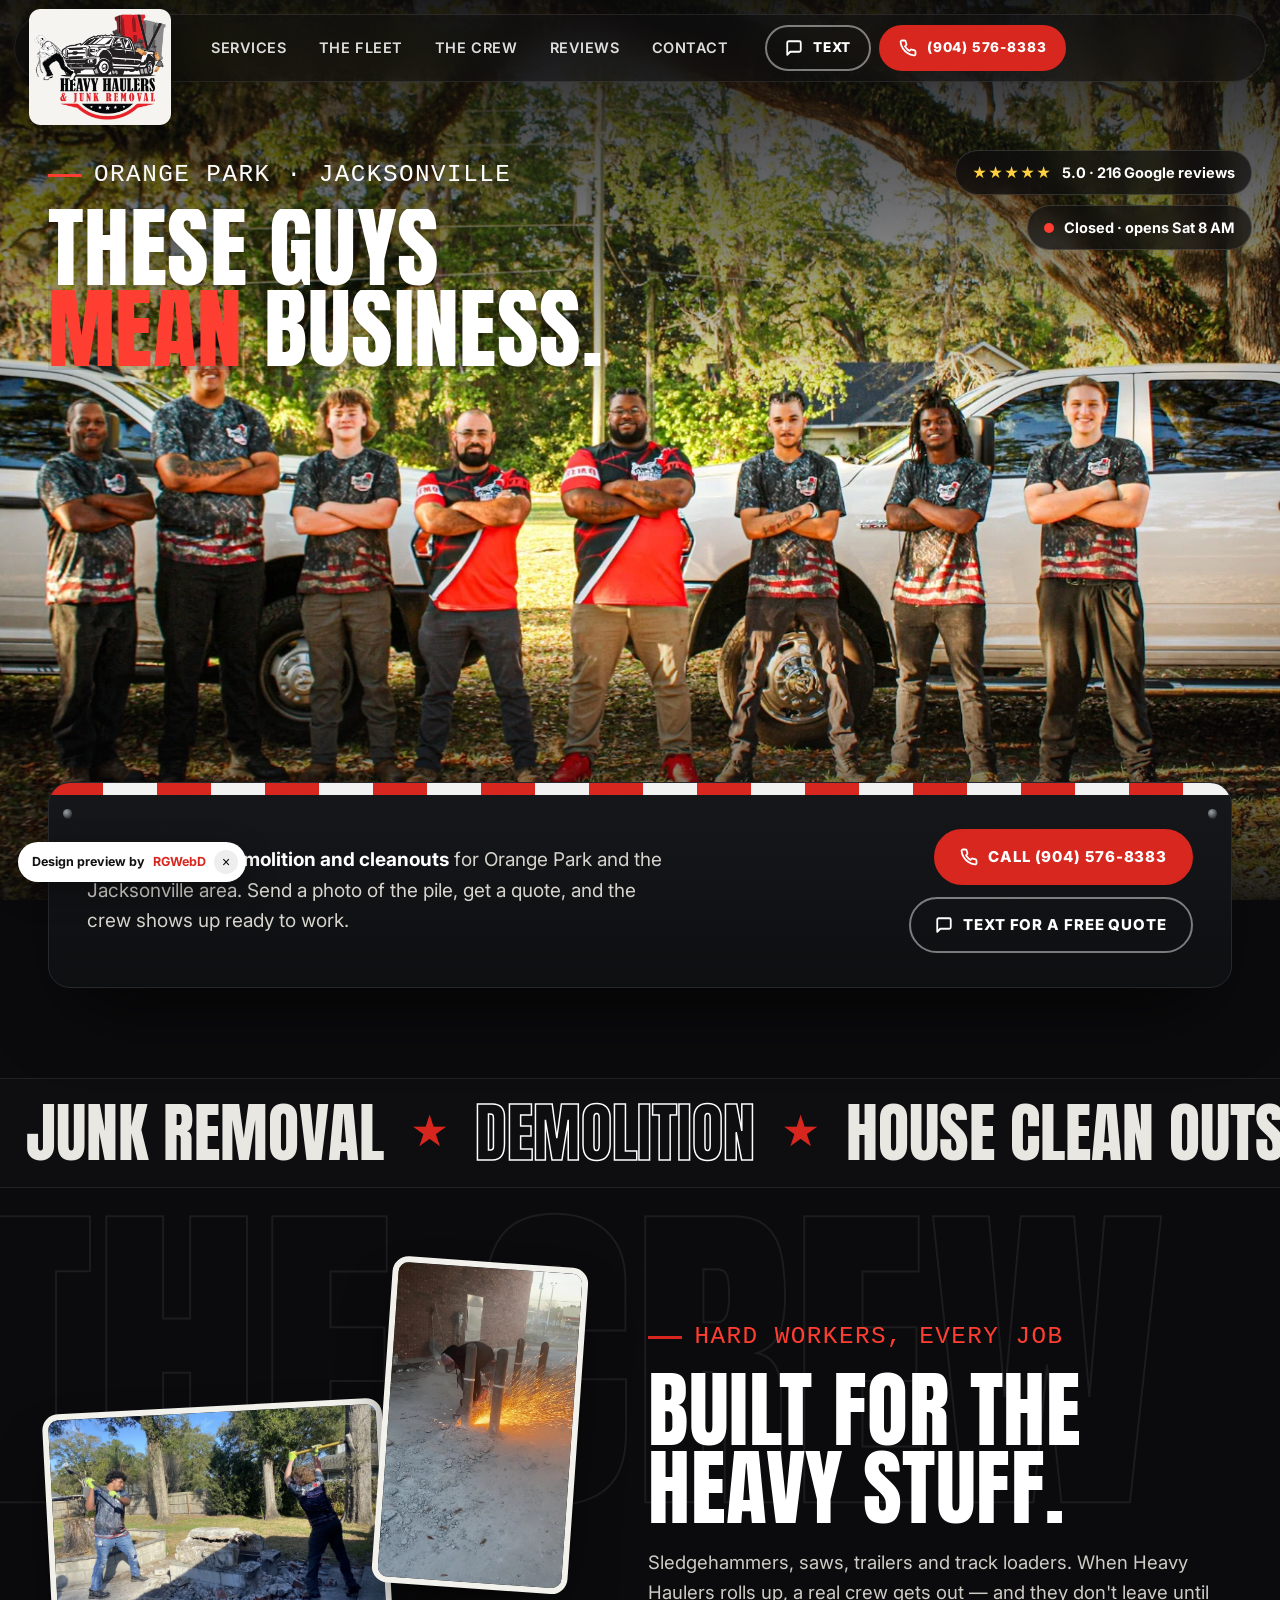
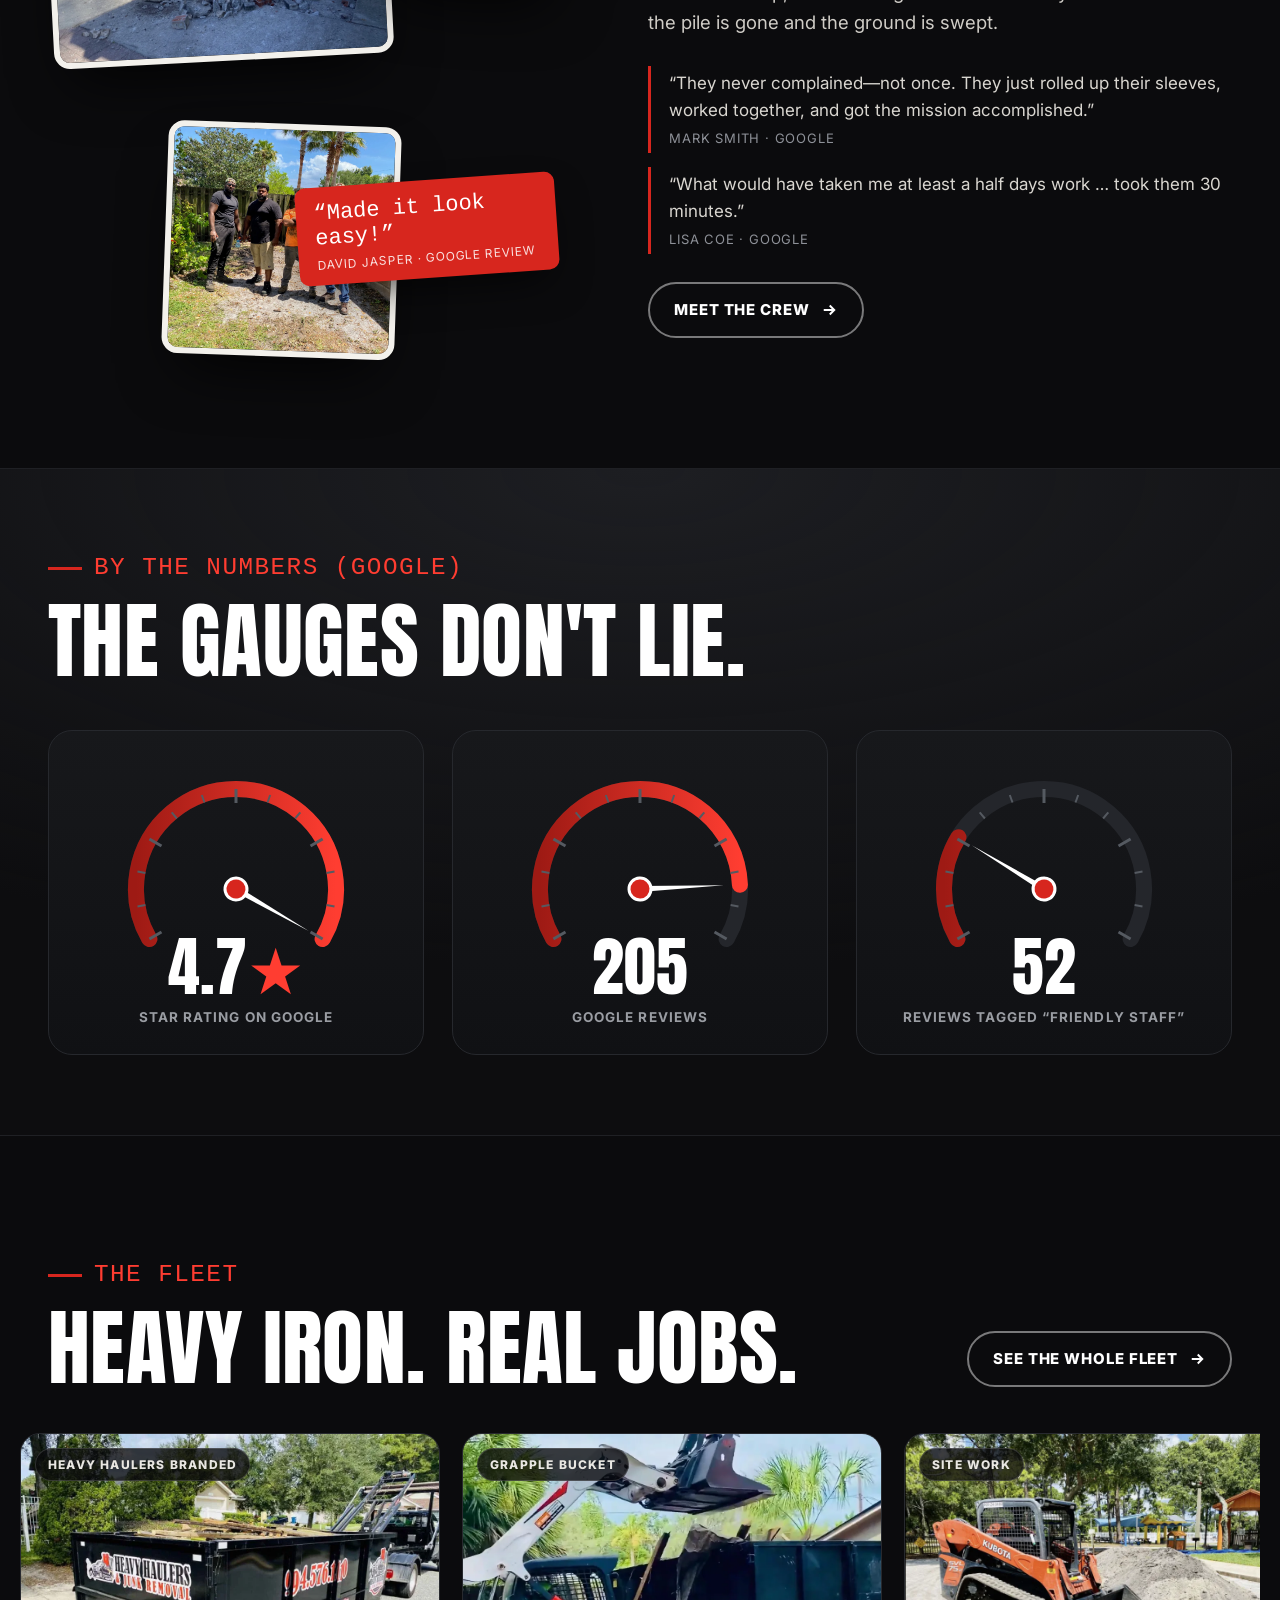
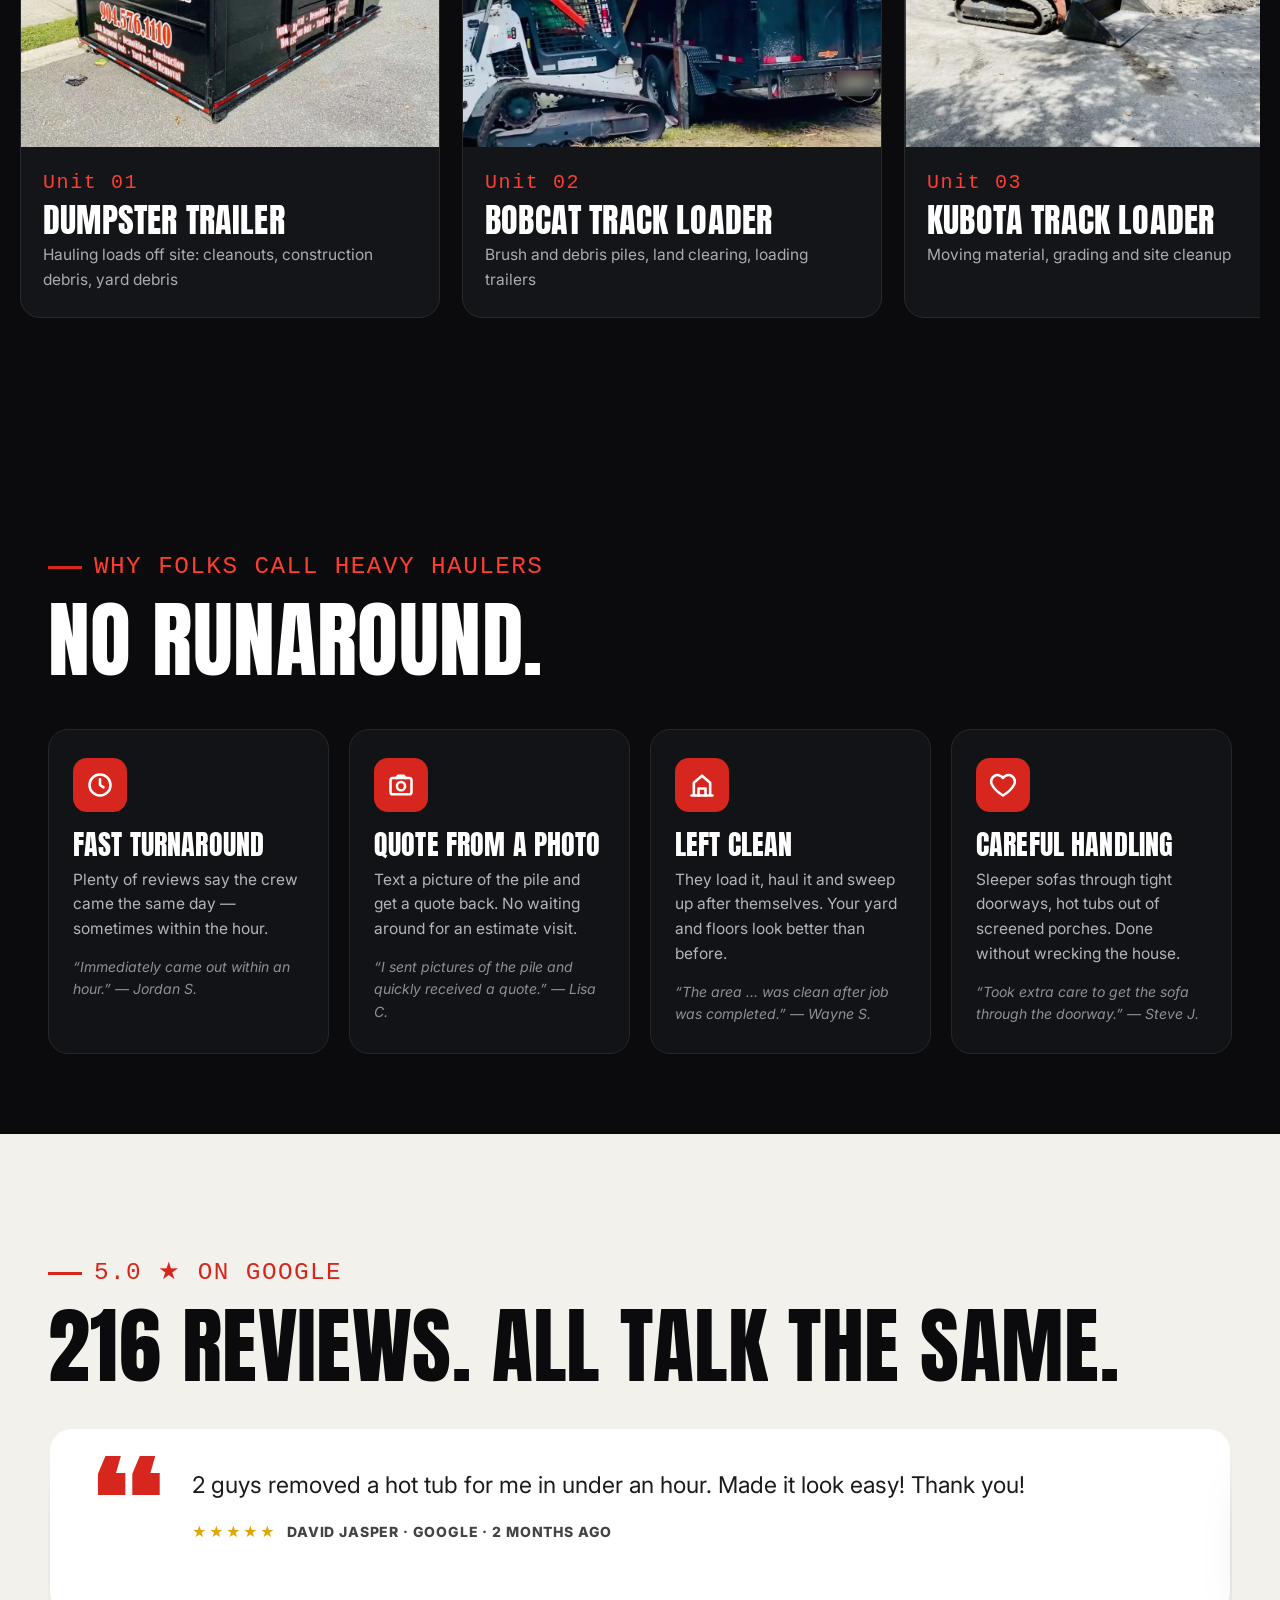
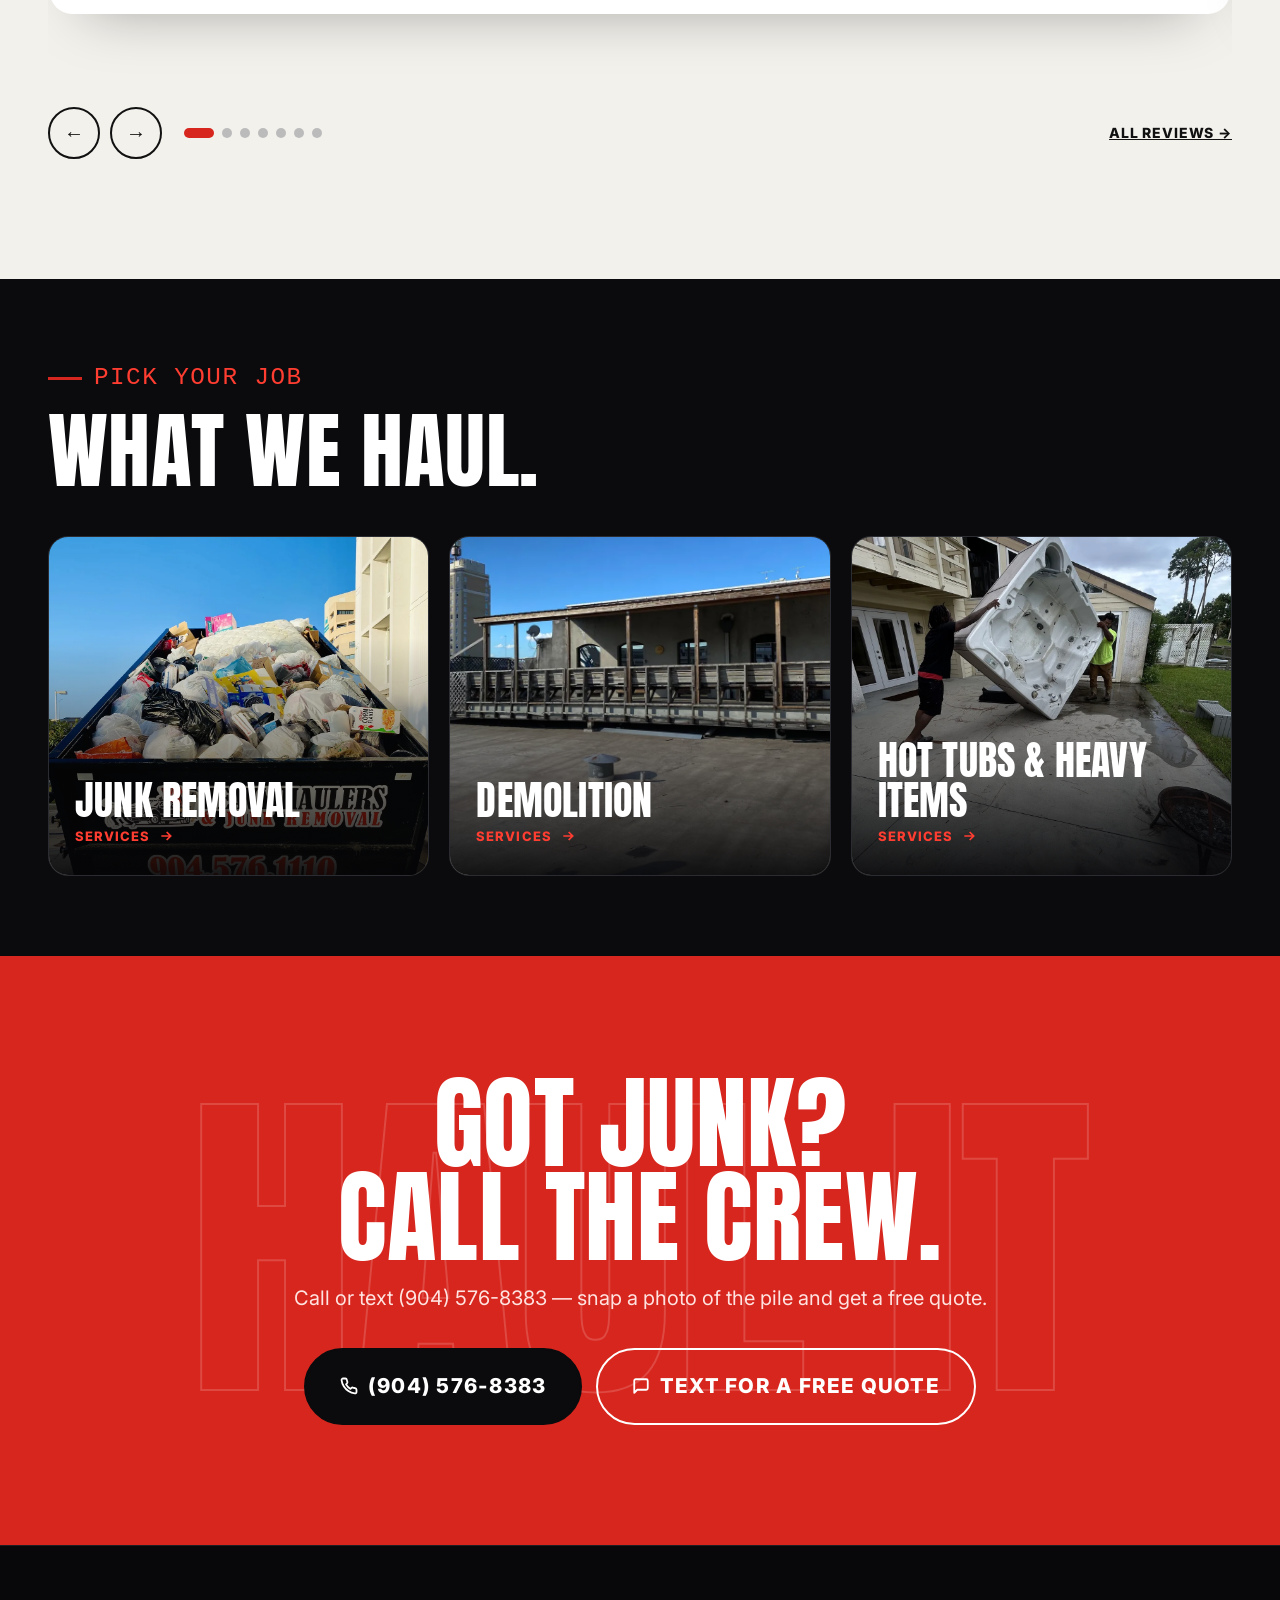
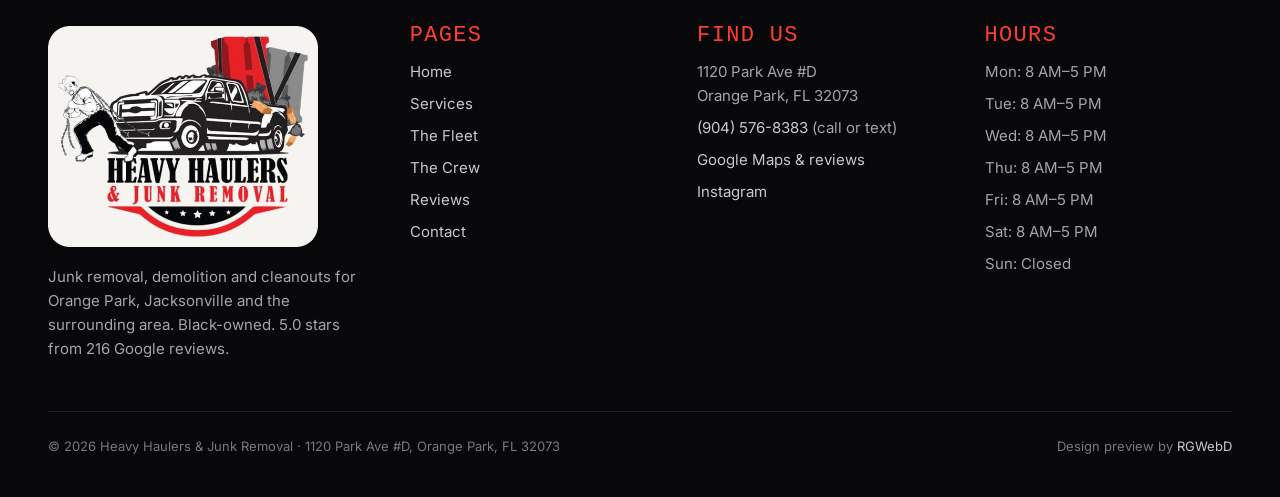
<file: docs/index.html>
<!doctype html>
<html lang="en">
<head>
<meta charset="utf-8">
<meta name="viewport" content="width=device-width, initial-scale=1, viewport-fit=cover">
<title>Heavy Haulers &amp; Junk Removal | Junk Removal &amp; Demolition, Orange Park FL</title>
<meta name="description" content="Orange Park junk removal, demolition and cleanouts. 5.0 stars from 216 Google reviews. Call or text (904) 576-8383 for a free quote — Mon–Sat 8–5.">
<link rel="canonical" href="https://rgwebd.github.io/heavyhaulers/">
<meta name="theme-color" content="#0b0b0d">
<meta property="og:type" content="website"><meta property="og:site_name" content="Heavy Haulers &amp; Junk Removal">
<meta property="og:title" content="Heavy Haulers &amp; Junk Removal | Junk Removal &amp; Demolition, Orange Park FL"><meta property="og:description" content="Orange Park junk removal, demolition and cleanouts. 5.0 stars from 216 Google reviews. Call or text (904) 576-8383 for a free quote — Mon–Sat 8–5.">
<meta property="og:url" content="https://rgwebd.github.io/heavyhaulers/"><meta property="og:image" content="https://rgwebd.github.io/heavyhaulers/og.jpg?v=4">
<meta property="og:image:width" content="1200"><meta property="og:image:height" content="630">
<meta name="twitter:card" content="summary_large_image"><meta name="twitter:title" content="Heavy Haulers &amp; Junk Removal | Junk Removal &amp; Demolition, Orange Park FL">
<meta name="twitter:description" content="Orange Park junk removal, demolition and cleanouts. 5.0 stars from 216 Google reviews. Call or text (904) 576-8383 for a free quote — Mon–Sat 8–5."><meta name="twitter:image" content="https://rgwebd.github.io/heavyhaulers/og.jpg?v=4">
<link rel="icon" href="brand/favicon.ico?v=4" sizes="any">
<link rel="icon" type="image/png" sizes="32x32" href="brand/favicon-32.png?v=4">
<link rel="icon" type="image/png" sizes="16x16" href="brand/favicon-16.png?v=4">
<link rel="apple-touch-icon" href="brand/icon-180.png?v=4">
<link rel="manifest" href="site.webmanifest">
<link rel="preconnect" href="https://fonts.googleapis.com"><link rel="preconnect" href="https://fonts.gstatic.com" crossorigin>
<link href="https://fonts.googleapis.com/css2?family=Anton&family=Inter:wght@400;500;600;700;800&family=Smokum&display=swap" rel="stylesheet">
<link rel="stylesheet" href="assets/site.css?v=4">
<script type="application/ld+json">{"@context": "https://schema.org", "@type": "HomeAndConstructionBusiness", "@id": "https://rgwebd.github.io/heavyhaulers/#business", "name": "Heavy Haulers & Junk Removal", "url": "https://rgwebd.github.io/heavyhaulers/", "telephone": "(904) 576-8383", "image": "https://rgwebd.github.io/heavyhaulers/img/crew.webp", "logo": "https://rgwebd.github.io/heavyhaulers/brand/logo-512.png", "description": "Junk removal, demolition, house and garage cleanouts, construction and yard debris removal, appliance, furniture and hot tub removal in Orange Park and the Jacksonville area. Black-owned. Call or text (904) 576-8383 for a free quote.", "address": {"@type": "PostalAddress", "streetAddress": "1120 Park Ave #D", "addressLocality": "Orange Park", "addressRegion": "FL", "postalCode": "32073", "addressCountry": "US"}, "geo": {"@type": "GeoCoordinates", "latitude": 30.1761335, "longitude": -81.7018916}, "hasMap": "https://www.google.com/maps/place/Heavy+Haulers+%26+Junk+Removal/@30.1761335,-81.7018916,17z/data=!3m1!4b1!4m6!3m5!1s0x2c8f717f820eb6c5:0x71e0117d2bfaf920!8m2!3d30.1761335!4d-81.7018916!16s%2Fg%2F11r_xhfyv7", "openingHoursSpecification": [{"@type": "OpeningHoursSpecification", "dayOfWeek": "Monday", "opens": "08:00", "closes": "17:00"}, {"@type": "OpeningHoursSpecification", "dayOfWeek": "Tuesday", "opens": "08:00", "closes": "17:00"}, {"@type": "OpeningHoursSpecification", "dayOfWeek": "Wednesday", "opens": "08:00", "closes": "17:00"}, {"@type": "OpeningHoursSpecification", "dayOfWeek": "Thursday", "opens": "08:00", "closes": "17:00"}, {"@type": "OpeningHoursSpecification", "dayOfWeek": "Friday", "opens": "08:00", "closes": "17:00"}, {"@type": "OpeningHoursSpecification", "dayOfWeek": "Saturday", "opens": "08:00", "closes": "17:00"}], "sameAs": ["https://www.google.com/maps/place/Heavy+Haulers+%26+Junk+Removal/@30.1761335,-81.7018916,17z/data=!3m1!4b1!4m6!3m5!1s0x2c8f717f820eb6c5:0x71e0117d2bfaf920!8m2!3d30.1761335!4d-81.7018916!16s%2Fg%2F11r_xhfyv7", "https://www.instagram.com/heavyhaulersandjunkremoval/"], "areaServed": [{"@type": "City", "name": "Orange Park, FL"}, {"@type": "City", "name": "Jacksonville, FL"}], "aggregateRating": {"@type": "AggregateRating", "ratingValue": "5.0", "bestRating": "5", "reviewCount": "216"}, "knowsAbout": ["Junk removal", "Demolition", "House cleanouts", "Garage cleanouts", "Construction debris removal", "Yard debris removal", "Appliance removal", "Furniture removal", "Hot tub removal"], "review": [{"@type": "Review", "author": {"@type": "Person", "name": "mark smith"}, "reviewRating": {"@type": "Rating", "ratingValue": "5", "bestRating": "5"}, "reviewBody": "OMGOSH, Juan & his crew were ABSOLUTELY AMAZING! We honestly wish we had before-and-after pictures because the difference was incredible. This was around June 2026, and we were in a really stressful situation with A LOT of stuff spread throughout a multigenerational house and property. Juan and his crew were quick, professional, respectful, and worked extremely hard from the moment they arrived. They never complained—not once. They just rolled up their sleeves, worked together, and got the mission accomplished. We were in a very tight spot and needed everything handled quickly, and they came through exactly when we needed them. Their teamwork, attitude, and work ethic were outstanding. They made an extremely stressful situation so much easier for us, and we are truly grateful for everything they did. If you need a crew that works hard, gets the job done, and treats you with respect, I HIGHLY recommend Juan and his crew! 5 stars doesn't feel like enough! ⭐⭐⭐⭐⭐", "publisher": {"@type": "Organization", "name": "Google"}}, {"@type": "Review", "author": {"@type": "Person", "name": "Felipe W"}, "reviewRating": {"@type": "Rating", "ratingValue": "5", "bestRating": "5"}, "reviewBody": "Amazing Amazing service by Heavy Haulers & Junk Removal. Juan and his crew were very professional and accommodating. Recently moved into a home that needed lots of TLC with tree and shrub care. We bit off way more than we could chew and ended up with a mountain of tree brush we could never bag up. Other companies couldn't make it that day and were very expensive. Juan gave a great quote and came within a few hours. So thankful for this company and the work they did. Highly recommend. A+++++", "publisher": {"@type": "Organization", "name": "Google"}}, {"@type": "Review", "author": {"@type": "Person", "name": "dwayne richie"}, "reviewRating": {"@type": "Rating", "ratingValue": "5", "bestRating": "5"}, "reviewBody": "This company was beyond amazing by thoroughly removing all the items  from my back yard. Juan the CO owner came by before and after the job to provide quality assurance checks and make sure that we were satisfied with the work completed. Everything was removed and yard cleaned before we returned home. The price estimate was exact and fair as we agreed. We highly roccomend the services of Heavy Haulers.", "publisher": {"@type": "Organization", "name": "Google"}}, {"@type": "Review", "author": {"@type": "Person", "name": "Jordan Sithong"}, "reviewRating": {"@type": "Rating", "ratingValue": "5", "bestRating": "5"}, "reviewBody": "I panicked this morning when I realized I had put all this cardboard out front of our house from recently moving in and didn't realize bulk trash doesn't come until next week! I immediately reached out to a few places. Heavy Haulers immediately came out within an hour and had everything broken down and removed from the property in a whole hour!! They were the best, I would recommend them to all family and friends and will be using them again in the future!!", "publisher": {"@type": "Organization", "name": "Google"}}, {"@type": "Review", "author": {"@type": "Person", "name": "Lisa Coe"}, "reviewRating": {"@type": "Rating", "ratingValue": "5", "bestRating": "5"}, "reviewBody": "My husband and I have been doing some work around the house and as teachers, we work during holidays. We had plans to get rid of a pile of old decking during our spring break. Well, my husband had a heart attack and is on bed rest for 6 months. I was trying to figure out how I could manage this on my own because I did not want to wait any longer to be rid of this wood pile and have our driveway back. I looked into renting trucks, trailers and even large dumpsters. Feeling overwhelmed, I looked for companies online that hauled off construction debris and noticed Heavy Haulers had some great Google reviews. They lived up to all of these reviews and more. I love the fact that I did not have to leave a message because they picked up on my call right away. I sent pictures of the pile and quickly received a quote, that was very reasonable, and a crew was out just a few hours later. What would have taken me at least a half days work just to load the debris and then a drive to the landfill to unload it, took them 30 minutes. I nearly cried when I walked out to say thank you and pay them for their service. They were kind and I was grateful. Thank you Heavy Haulers!!", "publisher": {"@type": "Organization", "name": "Google"}}, {"@type": "Review", "author": {"@type": "Person", "name": "Steve Jones"}, "reviewRating": {"@type": "Rating", "ratingValue": "5", "bestRating": "5"}, "reviewBody": "Extremely satisfied with the removal of a heavy sleeper sofa and side chair.  The gentlemen took extra care to get the sofa through the doorway and were a pleasure to work with.  Excellent pricing.  Same day pick up.  Will use Heavy Haulers and Junk Removal again in the future if needed.", "publisher": {"@type": "Organization", "name": "Google"}}, {"@type": "Review", "author": {"@type": "Person", "name": "Samuel Sobrino"}, "reviewRating": {"@type": "Rating", "ratingValue": "5", "bestRating": "5"}, "reviewBody": "Heavy Haulers was outstanding! They came same day and cleared out my rental property within an hour. Amazing service, professional, and great value.", "publisher": {"@type": "Organization", "name": "Google"}}, {"@type": "Review", "author": {"@type": "Person", "name": "Wayne Smith"}, "reviewRating": {"@type": "Rating", "ratingValue": "5", "bestRating": "5"}, "reviewBody": "Exceeded my expectations. Showed up when promised; Employees were professional; The area where items removed from was clean after job was completed and absolutely no issues with condition of property after job was completed; Price was very reasonable. Highly recommend.", "publisher": {"@type": "Organization", "name": "Google"}}, {"@type": "Review", "author": {"@type": "Person", "name": "Miranda Lowe"}, "reviewRating": {"@type": "Rating", "ratingValue": "5", "bestRating": "5"}, "reviewBody": "Juan and his team were absolutely amazing. Very quick response and same day service. These guys are amazing and will definitely be using them for the near future!", "publisher": {"@type": "Organization", "name": "Google"}}, {"@type": "Review", "author": {"@type": "Person", "name": "Carrie Fernandez"}, "reviewRating": {"@type": "Rating", "ratingValue": "5", "bestRating": "5"}, "reviewBody": "We needed a fast pickup of a ton of junk, and Juan and his guys came the same day and did a very thorough job! We'll be using them again.", "publisher": {"@type": "Organization", "name": "Google"}}, {"@type": "Review", "author": {"@type": "Person", "name": "Alice Conte"}, "reviewRating": {"@type": "Rating", "ratingValue": "5", "bestRating": "5"}, "reviewBody": "They did an amazing job of removing my hot tub from an enclosed screened porch. There were several unexpected issues and they handled them very professionally.", "publisher": {"@type": "Organization", "name": "Google"}}, {"@type": "Review", "author": {"@type": "Person", "name": "Samantha McAdams"}, "reviewRating": {"@type": "Rating", "ratingValue": "5", "bestRating": "5"}, "reviewBody": "Heavy Haulers are the absolute best! They were hauling our debris off site within 24 hrs of calling them. We had a big project and they took care of everything in one day. So easy to work with and very responsive to all my calls and texts. Excellent pricing! Very competitive rates for top notch service. Highly recommend!", "publisher": {"@type": "Organization", "name": "Google"}}, {"@type": "Review", "author": {"@type": "Person", "name": "Jaiden Williamson"}, "reviewRating": {"@type": "Rating", "ratingValue": "5", "bestRating": "5"}, "reviewBody": "Heavy Haulers did an awesome job with us! They were super friendly and very quick and convenient for us. My sister and I needed our garage cleared out and they came by and took out old furniture and trash in the span of 10 minutes. They did great!", "publisher": {"@type": "Organization", "name": "Google"}}, {"@type": "Review", "author": {"@type": "Person", "name": "David Jasper"}, "reviewRating": {"@type": "Rating", "ratingValue": "5", "bestRating": "5"}, "reviewBody": "2 guys removed a hot tub for me in under an hour. Made it look easy! Thank you!", "publisher": {"@type": "Organization", "name": "Google"}}, {"@type": "Review", "author": {"@type": "Person", "name": "Joana Gomes"}, "reviewRating": {"@type": "Rating", "ratingValue": "5", "bestRating": "5"}, "reviewBody": "These guys are awesome. Very professional, punctual and prices are very reasonable. You will not be disappointed with them. I highly recommend you  Heavy Haulers and will definitely work with them in the near future .", "publisher": {"@type": "Organization", "name": "Google"}}]}</script>
<script src="https://cosmiccallers.lovable.app/demo-track.js" data-demo="heavyhaulers" defer></script>
</head>
<body>
<a class="skip" href="#main">Skip to content</a>
<div class="progress" aria-hidden="true"></div>

<div class="loader" aria-hidden="true"><div class="door l"></div><div class="door r"></div>
  <div class="core"><img src="brand/logo-plate-480.webp?v=4" width="514" height="421" alt=""><div class="bar"><i></i></div></div></div>
<header class="nav" role="banner">
  <a class="brand" href="index.html" aria-label="Heavy Haulers &amp; Junk Removal home"><img src="brand/logo-plate-480.webp?v=4" width="514" height="421" alt="Heavy Haulers &amp; Junk Removal logo — cowboy pulling a pickup by a chain"></a>
  <nav aria-label="Main"><ul><li><a href="services.html">Services</a></li><li><a href="fleet.html">The Fleet</a></li><li><a href="crew.html">The Crew</a></li><li><a href="reviews.html">Reviews</a></li><li><a href="contact.html">Contact</a></li></ul></nav>
  <div class="ctas"><a class="btn sm ghost" href="sms:+19045768383"><svg viewBox="0 0 24 24" fill="none" stroke="currentColor" stroke-width="2.4" stroke-linecap="round" stroke-linejoin="round" aria-hidden="true"><path d="M21 15a2 2 0 0 1-2 2H7l-4 4V5a2 2 0 0 1 2-2h14a2 2 0 0 1 2 2z"/></svg>Text</a><a class="btn sm" href="tel:+19045768383" data-magnet><svg viewBox="0 0 24 24" fill="none" stroke="currentColor" stroke-width="2.4" stroke-linecap="round" stroke-linejoin="round" aria-hidden="true"><path d="M22 16.9v3a2 2 0 0 1-2.2 2 19.8 19.8 0 0 1-8.6-3.1 19.5 19.5 0 0 1-6-6A19.8 19.8 0 0 1 2.1 4.2 2 2 0 0 1 4.1 2h3a2 2 0 0 1 2 1.7c.1 1 .4 1.9.7 2.8a2 2 0 0 1-.5 2.1L8 9.9a16 16 0 0 0 6 6l1.3-1.3a2 2 0 0 1 2.1-.4c.9.3 1.8.6 2.8.7a2 2 0 0 1 1.7 2z"/></svg>(904) 576-8383</a></div>
  <button class="burger" aria-label="Menu" aria-expanded="false" aria-controls="mmenu"><span></span><span></span><span></span></button>
</header>
<div class="mmenu" id="mmenu" aria-hidden="true"><a href="index.html" aria-current="page">Home</a><a href="services.html">Services</a><a href="fleet.html">The Fleet</a><a href="crew.html">The Crew</a><a href="reviews.html">Reviews</a><a href="contact.html">Contact</a>
  <div class="mm-meta"><a class="btn" href="tel:+19045768383" style="font-family:var(--body);font-size:16px;margin-bottom:12px"><svg viewBox="0 0 24 24" fill="none" stroke="currentColor" stroke-width="2.4" stroke-linecap="round" stroke-linejoin="round" aria-hidden="true"><path d="M22 16.9v3a2 2 0 0 1-2.2 2 19.8 19.8 0 0 1-8.6-3.1 19.5 19.5 0 0 1-6-6A19.8 19.8 0 0 1 2.1 4.2 2 2 0 0 1 4.1 2h3a2 2 0 0 1 2 1.7c.1 1 .4 1.9.7 2.8a2 2 0 0 1-.5 2.1L8 9.9a16 16 0 0 0 6 6l1.3-1.3a2 2 0 0 1 2.1-.4c.9.3 1.8.6 2.8.7a2 2 0 0 1 1.7 2z"/></svg>Call (904) 576-8383</a><br>1120 Park Ave #D, Orange Park, FL 32073<br>Mon–Sat 8 AM–5 PM · Sun closed</div>
</div>

<main id="main">
<section class="hero" aria-label="Intro">
  <div class="bg"><img src="img/crew.webp" width="2000" height="1333" alt="The Heavy Haulers crew — nine guys in matching camo and red team jerseys, arms crossed, in front of white work trucks under a moss-draped live oak" fetchpriority="high" decoding="async"></div>
  <div class="inner wrap">
    <p class="kicker">Orange Park · Jacksonville</p>
    <h1 data-split><span class="ln">These guys</span> <span class="ln"><em>mean</em> business.</span></h1>
  </div>
  <div class="hero-chip"><a class="chip" href="reviews.html"><span class="stars" aria-hidden="true">★★★★★</span> 5.0 · 216 Google reviews</a>
      <span class="chip open-badge"><span class="dot" aria-hidden="true"></span><span class="t">Mon–Sat 8 AM–5 PM · Sun closed</span></span></div>
</section>
<div class="wrap tailgate">
  <div class="plate"><div class="tape" aria-hidden="true"></div>
    <div class="grid rivets">
      <p><strong style="color:#fff">Junk removal, demolition and cleanouts</strong> for Orange Park and the Jacksonville area. Send a photo of the pile, get a quote, and the crew shows up ready to work.</p>
      <div class="acts"><a class="btn" href="tel:+19045768383" data-magnet><svg viewBox="0 0 24 24" fill="none" stroke="currentColor" stroke-width="2.4" stroke-linecap="round" stroke-linejoin="round" aria-hidden="true"><path d="M22 16.9v3a2 2 0 0 1-2.2 2 19.8 19.8 0 0 1-8.6-3.1 19.5 19.5 0 0 1-6-6A19.8 19.8 0 0 1 2.1 4.2 2 2 0 0 1 4.1 2h3a2 2 0 0 1 2 1.7c.1 1 .4 1.9.7 2.8a2 2 0 0 1-.5 2.1L8 9.9a16 16 0 0 0 6 6l1.3-1.3a2 2 0 0 1 2.1-.4c.9.3 1.8.6 2.8.7a2 2 0 0 1 1.7 2z"/></svg>Call (904) 576-8383</a><a class="btn ghost" href="sms:+19045768383"><svg viewBox="0 0 24 24" fill="none" stroke="currentColor" stroke-width="2.4" stroke-linecap="round" stroke-linejoin="round" aria-hidden="true"><path d="M21 15a2 2 0 0 1-2 2H7l-4 4V5a2 2 0 0 1 2-2h14a2 2 0 0 1 2 2z"/></svg>Text for a free quote</a></div>
    </div>
  </div>
</div>

<div class="marquee" aria-label="Services"><div class="track"><span class="">Junk Removal</span><b aria-hidden="true">★</b><span class="o">Demolition</span><b aria-hidden="true">★</b><span class="">House Clean Outs</span><b aria-hidden="true">★</b><span class="o">Construction Debris</span><b aria-hidden="true">★</b><span class="">Yard Debris</span><b aria-hidden="true">★</b><span class="o">Hot Tub Removal</span><b aria-hidden="true">★</b><span class="">Appliances &amp; Furniture</span><b aria-hidden="true">★</b><span class="o">Garage Cleanouts</span><b aria-hidden="true">★</b><span class="">Junk Removal</span><b aria-hidden="true">★</b><span class="o">Demolition</span><b aria-hidden="true">★</b><span class="">House Clean Outs</span><b aria-hidden="true">★</b><span class="o">Construction Debris</span><b aria-hidden="true">★</b><span class="">Yard Debris</span><b aria-hidden="true">★</b><span class="o">Hot Tub Removal</span><b aria-hidden="true">★</b><span class="">Appliances &amp; Furniture</span><b aria-hidden="true">★</b><span class="o">Garage Cleanouts</span><b aria-hidden="true">★</b></div></div>

<section class="crew-moment pad" aria-labelledby="crew-h">
  <div class="bigtype" aria-hidden="true" style="left:-3vw;top:40px" data-speed="0.12">THE CREW</div>
  <div class="wrap crew-grid">
    <div class="collage">
      <div class="frame f1" data-speed="-0.05"><img src="img/demo-sledgehammers.webp" width="1600" height="1200" alt="Two Heavy Haulers crew members swinging sledgehammers to break down a concrete block structure in a backyard" loading="lazy" decoding="async"></div>
      <div class="frame f2" data-speed="0.06"><img src="img/demo-cutting-sparks.webp" width="1080" height="1920" alt="Crew member cutting steel bollards at ground level, sparks flying" loading="lazy" decoding="async"></div>
      <div class="frame f3" data-speed="-0.02"><img src="img/crew-four.webp" width="1400" height="1399" alt="Four Heavy Haulers crew members standing in a cleared backyard" loading="lazy" decoding="async"></div>
      <div class="sticker s1">“Made it look easy!”<small>David Jasper · Google review</small></div>
    </div>
    <div>
      <p class="kicker">Hard workers, every job</p>
      <h2 id="crew-h" data-split>Built for the heavy stuff.</h2>
      <p class="lead rv-up" style="margin-top:22px">Sledgehammers, saws, trailers and track loaders. When Heavy Haulers rolls up, a real crew gets out — and they don't leave until the pile is gone and the ground is swept.</p>
      <div class="quote-list rv-up">
        <blockquote>“They never complained—not once. They just rolled up their sleeves, worked together, and got the mission accomplished.”<cite>mark smith · Google</cite></blockquote>
        <blockquote>“What would have taken me at least a half days work … took them 30 minutes.”<cite>Lisa Coe · Google</cite></blockquote>
      </div>
      <p style="margin-top:28px" class="rv-up"><a class="btn ghost" href="crew.html">Meet the crew <svg viewBox="0 0 24 24" width="16" height="16" fill="none" stroke="currentColor" stroke-width="2.6" aria-hidden="true"><path d="M5 12h14M13 6l6 6-6 6"/></svg></a></p>
    </div>
  </div>
</section>

<section class="gauges pad-s" aria-labelledby="g-h">
  <div class="wrap">
    <p class="kicker">By the numbers (Google)</p>
    <h2 id="g-h" data-split>The gauges don't lie.</h2>
    <div class="gauge-row">
      <div class="gauge rv-up" data-frac="1.0000">
  <svg viewBox="0 0 260 190" aria-hidden="true">
    <path d="M43.4,180.0 A100,100 0 1 1 216.6,180.0" fill="none" stroke="#24262b" stroke-width="16" stroke-linecap="round"/>
    <path class="arc-fill" d="M43.4,180.0 A100,100 0 1 1 216.6,180.0" fill="none" stroke="url(#gr)" stroke-width="16" stroke-linecap="round" stroke-dasharray="418.9" stroke-dashoffset="418.9" data-len="418.9"/>
    <defs><linearGradient id="gr" x1="0" x2="1"><stop offset="0" stop-color="#9e1a14"/><stop offset="1" stop-color="#ff3d31"/></linearGradient></defs>
    <line x1="55.5" y1="173.0" x2="43.4" y2="180.0" stroke="#555a61" stroke-width="3"/><line x1="39.4" y1="146.0" x2="31.5" y2="147.4" stroke="#555a61" stroke-width="2"/><line x1="39.4" y1="114.0" x2="31.5" y2="112.6" stroke="#555a61" stroke-width="2"/><line x1="55.5" y1="87.0" x2="43.4" y2="80.0" stroke="#555a61" stroke-width="3"/><line x1="70.9" y1="59.5" x2="65.7" y2="53.4" stroke="#555a61" stroke-width="2"/><line x1="98.5" y1="43.5" x2="95.8" y2="36.0" stroke="#555a61" stroke-width="2"/><line x1="130.0" y1="44.0" x2="130.0" y2="30.0" stroke="#555a61" stroke-width="3"/><line x1="161.5" y1="43.5" x2="164.2" y2="36.0" stroke="#555a61" stroke-width="2"/><line x1="189.1" y1="59.5" x2="194.3" y2="53.4" stroke="#555a61" stroke-width="2"/><line x1="204.5" y1="87.0" x2="216.6" y2="80.0" stroke="#555a61" stroke-width="3"/><line x1="220.6" y1="114.0" x2="228.5" y2="112.6" stroke="#555a61" stroke-width="2"/><line x1="220.6" y1="146.0" x2="228.5" y2="147.4" stroke="#555a61" stroke-width="2"/><line x1="204.5" y1="173.0" x2="216.6" y2="180.0" stroke="#555a61" stroke-width="3"/>
    <g class="needle"><path d="M127,130 L130,46 L133,130 Z" fill="#fff"/><circle cx="130" cy="130" r="11" fill="#d7261e" stroke="#fff" stroke-width="3"/></g>
  </svg>
  <div class="val"><span data-count="5.0" data-dec="1">5.0</span><span class="red">★</span></div>
  <div class="lbl">Star rating on Google</div>
</div>
      <div class="gauge rv-up" data-frac="0.8640">
  <svg viewBox="0 0 260 190" aria-hidden="true">
    <path d="M43.4,180.0 A100,100 0 1 1 216.6,180.0" fill="none" stroke="#24262b" stroke-width="16" stroke-linecap="round"/>
    <path class="arc-fill" d="M43.4,180.0 A100,100 0 1 1 216.6,180.0" fill="none" stroke="url(#gr)" stroke-width="16" stroke-linecap="round" stroke-dasharray="418.9" stroke-dashoffset="418.9" data-len="418.9"/>
    <defs><linearGradient id="gr" x1="0" x2="1"><stop offset="0" stop-color="#9e1a14"/><stop offset="1" stop-color="#ff3d31"/></linearGradient></defs>
    <line x1="55.5" y1="173.0" x2="43.4" y2="180.0" stroke="#555a61" stroke-width="3"/><line x1="39.4" y1="146.0" x2="31.5" y2="147.4" stroke="#555a61" stroke-width="2"/><line x1="39.4" y1="114.0" x2="31.5" y2="112.6" stroke="#555a61" stroke-width="2"/><line x1="55.5" y1="87.0" x2="43.4" y2="80.0" stroke="#555a61" stroke-width="3"/><line x1="70.9" y1="59.5" x2="65.7" y2="53.4" stroke="#555a61" stroke-width="2"/><line x1="98.5" y1="43.5" x2="95.8" y2="36.0" stroke="#555a61" stroke-width="2"/><line x1="130.0" y1="44.0" x2="130.0" y2="30.0" stroke="#555a61" stroke-width="3"/><line x1="161.5" y1="43.5" x2="164.2" y2="36.0" stroke="#555a61" stroke-width="2"/><line x1="189.1" y1="59.5" x2="194.3" y2="53.4" stroke="#555a61" stroke-width="2"/><line x1="204.5" y1="87.0" x2="216.6" y2="80.0" stroke="#555a61" stroke-width="3"/><line x1="220.6" y1="114.0" x2="228.5" y2="112.6" stroke="#555a61" stroke-width="2"/><line x1="220.6" y1="146.0" x2="228.5" y2="147.4" stroke="#555a61" stroke-width="2"/><line x1="204.5" y1="173.0" x2="216.6" y2="180.0" stroke="#555a61" stroke-width="3"/>
    <g class="needle"><path d="M127,130 L130,46 L133,130 Z" fill="#fff"/><circle cx="130" cy="130" r="11" fill="#d7261e" stroke="#fff" stroke-width="3"/></g>
  </svg>
  <div class="val"><span data-count="216" data-dec="0">216</span></div>
  <div class="lbl">Google reviews</div>
</div>
      <div class="gauge rv-up" data-frac="0.2546">
  <svg viewBox="0 0 260 190" aria-hidden="true">
    <path d="M43.4,180.0 A100,100 0 1 1 216.6,180.0" fill="none" stroke="#24262b" stroke-width="16" stroke-linecap="round"/>
    <path class="arc-fill" d="M43.4,180.0 A100,100 0 1 1 216.6,180.0" fill="none" stroke="url(#gr)" stroke-width="16" stroke-linecap="round" stroke-dasharray="418.9" stroke-dashoffset="418.9" data-len="418.9"/>
    <defs><linearGradient id="gr" x1="0" x2="1"><stop offset="0" stop-color="#9e1a14"/><stop offset="1" stop-color="#ff3d31"/></linearGradient></defs>
    <line x1="55.5" y1="173.0" x2="43.4" y2="180.0" stroke="#555a61" stroke-width="3"/><line x1="39.4" y1="146.0" x2="31.5" y2="147.4" stroke="#555a61" stroke-width="2"/><line x1="39.4" y1="114.0" x2="31.5" y2="112.6" stroke="#555a61" stroke-width="2"/><line x1="55.5" y1="87.0" x2="43.4" y2="80.0" stroke="#555a61" stroke-width="3"/><line x1="70.9" y1="59.5" x2="65.7" y2="53.4" stroke="#555a61" stroke-width="2"/><line x1="98.5" y1="43.5" x2="95.8" y2="36.0" stroke="#555a61" stroke-width="2"/><line x1="130.0" y1="44.0" x2="130.0" y2="30.0" stroke="#555a61" stroke-width="3"/><line x1="161.5" y1="43.5" x2="164.2" y2="36.0" stroke="#555a61" stroke-width="2"/><line x1="189.1" y1="59.5" x2="194.3" y2="53.4" stroke="#555a61" stroke-width="2"/><line x1="204.5" y1="87.0" x2="216.6" y2="80.0" stroke="#555a61" stroke-width="3"/><line x1="220.6" y1="114.0" x2="228.5" y2="112.6" stroke="#555a61" stroke-width="2"/><line x1="220.6" y1="146.0" x2="228.5" y2="147.4" stroke="#555a61" stroke-width="2"/><line x1="204.5" y1="173.0" x2="216.6" y2="180.0" stroke="#555a61" stroke-width="3"/>
    <g class="needle"><path d="M127,130 L130,46 L133,130 Z" fill="#fff"/><circle cx="130" cy="130" r="11" fill="#d7261e" stroke="#fff" stroke-width="3"/></g>
  </svg>
  <div class="val"><span data-count="55" data-dec="0">55</span></div>
  <div class="lbl">Reviews tagged “friendly staff”</div>
</div>
    </div>
  </div>
</section>

<section class="pad" aria-labelledby="fleet-h" style="overflow:hidden">
  <div class="wrap">
    <div class="rail-head"><div><p class="kicker">The fleet</p><h2 id="fleet-h" data-split>Heavy iron. Real jobs.</h2></div>
      <a class="btn ghost" href="fleet.html">See the whole fleet <svg viewBox="0 0 24 24" width="16" height="16" fill="none" stroke="currentColor" stroke-width="2.6" aria-hidden="true"><path d="M5 12h14M13 6l6 6-6 6"/></svg></a></div>
    <div class="rail" tabindex="0" aria-label="Fleet — drag or scroll sideways"><a class="unit" href="fleet.html#dumpster" data-tilt>
  <span class="tag">Heavy Haulers branded</span>
  <div class="ph"><img src="img/dumpster-trailer.webp" width="1024" height="768" alt="Heavy Haulers black dumpster trailer loaded with old lumber, lettered 904.576.8383" loading="lazy" decoding="async"></div>
  <div class="meta"><div class="no">Unit 01</div><h3>Dumpster Trailer</h3><p>Hauling loads off site: cleanouts, construction debris, yard debris</p></div></a><a class="unit" href="fleet.html#bobcat" data-tilt>
  <span class="tag">Grapple bucket</span>
  <div class="ph"><img src="img/bobcat-grapple.webp" width="1080" height="1080" alt="White Bobcat compact track loader with a grapple bucket loading debris into a black dump trailer" loading="lazy" decoding="async"></div>
  <div class="meta"><div class="no">Unit 02</div><h3>Bobcat Track Loader</h3><p>Brush and debris piles, land clearing, loading trailers</p></div></a><a class="unit" href="fleet.html#kubota" data-tilt>
  <span class="tag">Site work</span>
  <div class="ph"><img src="img/kubota-track-loader.webp" width="968" height="720" alt="Orange Kubota compact track loader with bucket next to a pile of sand on a job site" loading="lazy" decoding="async"></div>
  <div class="meta"><div class="no">Unit 03</div><h3>Kubota Track Loader</h3><p>Moving material, grading and site cleanup</p></div></a><a class="unit" href="fleet.html#jlg" data-tilt>
  <span class="tag">Reach + lift</span>
  <div class="ph"><img src="img/jlg-telehandler.webp" width="1600" height="1200" alt="Orange JLG telehandler with pallet forks on a sandy job site beside concrete pipe" loading="lazy" decoding="async"></div>
  <div class="meta"><div class="no">Unit 04</div><h3>JLG Telehandler</h3><p>Lifting and placing heavy material on job sites</p></div></a><a class="unit" href="fleet.html#excavator" data-tilt>
  <span class="tag">Demolition muscle</span>
  <div class="ph"><img src="img/volvo-excavator.webp" width="1200" height="1600" alt="Volvo excavator digging out a roadside strip, operator in an orange safety shirt" loading="lazy" decoding="async"></div>
  <div class="meta"><div class="no">Unit 05</div><h3>Volvo Excavator</h3><p>Digging, demolition and breaking out ground</p></div></a></div>
  </div>
</section>

<section class="pad-s" aria-labelledby="why-h">
  <div class="wrap">
    <p class="kicker">Why folks call Heavy Haulers</p>
    <h2 id="why-h" data-split>No runaround.</h2>
    <div class="why-grid">
      <div class="why rv-up"><div class="ic"><svg viewBox="0 0 24 24"><circle cx="12" cy="12" r="9"/><path d="M12 7v5l3 2"/></svg></div><h3>Fast turnaround</h3><p>Plenty of reviews say the crew came the same day — sometimes within the hour.</p><span class="q">“Immediately came out within an hour.” — Jordan S.</span></div>
      <div class="why rv-up"><div class="ic"><svg viewBox="0 0 24 24"><rect x="3" y="6" width="18" height="14" rx="2"/><circle cx="12" cy="13" r="3.5"/><path d="M8 6l1.5-2h5L16 6"/></svg></div><h3>Quote from a photo</h3><p>Text a picture of the pile and get a quote back. No waiting around for an estimate visit.</p><span class="q">“I sent pictures of the pile and quickly received a quote.” — Lisa C.</span></div>
      <div class="why rv-up"><div class="ic"><svg viewBox="0 0 24 24"><path d="M3 21h18M5 21V10l7-6 7 6v11"/><path d="M9 21v-6h6v6"/></svg></div><h3>Left clean</h3><p>They load it, haul it and sweep up after themselves. Your yard and floors look better than before.</p><span class="q">“The area … was clean after job was completed.” — Wayne S.</span></div>
      <div class="why rv-up"><div class="ic"><svg viewBox="0 0 24 24"><path d="M12 21s-7-4.4-9.3-9A5.4 5.4 0 0 1 12 6a5.4 5.4 0 0 1 9.3 6C19 16.6 12 21 12 21z"/></svg></div><h3>Careful handling</h3><p>Sleeper sofas through tight doorways, hot tubs out of screened porches. Done without wrecking the house.</p><span class="q">“Took extra care to get the sofa through the doorway.” — Steve J.</span></div>
    </div>
  </div>
</section>

<section class="reviews-band pad" aria-labelledby="rv-h">
  <div class="wrap">
    <p class="kicker">5.0 ★ on Google</p>
    <h2 id="rv-h" data-split>216 reviews. All talk the same.</h2>
    <div class="carousel" aria-roledescription="carousel" aria-label="Customer reviews">
      <div style="overflow:hidden"><div class="car-track" aria-live="polite"><div class="rcard" role="group" aria-roledescription="slide"><div class="in"><div class="qmark" aria-hidden="true">“</div><div>
<p>2 guys removed a hot tub for me in under an hour. Made it look easy! Thank you!</p><div class="who"><span class="stars" aria-label="5 stars">★★★★★</span>David Jasper · Google · 2 months ago</div></div></div></div><div class="rcard" role="group" aria-roledescription="slide"><div class="in"><div class="qmark" aria-hidden="true">“</div><div>
<p>Juan and his team were absolutely amazing. Very quick response and same day service. These guys are amazing and will definitely be using them for the near future!</p><div class="who"><span class="stars" aria-label="5 stars">★★★★★</span>Miranda Lowe · Google · 5 months ago</div></div></div></div><div class="rcard" role="group" aria-roledescription="slide"><div class="in"><div class="qmark" aria-hidden="true">“</div><div>
<p>Extremely satisfied with the removal of a heavy sleeper sofa and side chair.  The gentlemen took extra care to get the sofa through the doorway and were a pleasure to work with.  Excellent pricing.  Same day pick up.  Will use Heavy Haulers and Junk Removal again in the future if needed.</p><div class="who"><span class="stars" aria-label="5 stars">★★★★★</span>Steve Jones · Google · 2 years ago</div></div></div></div><div class="rcard" role="group" aria-roledescription="slide"><div class="in"><div class="qmark" aria-hidden="true">“</div><div>
<p>Heavy Haulers was outstanding! They came same day and cleared out my rental property within an hour. Amazing service, professional, and great value.</p><div class="who"><span class="stars" aria-label="5 stars">★★★★★</span>Samuel Sobrino · Google · 2 years ago</div></div></div></div><div class="rcard" role="group" aria-roledescription="slide"><div class="in"><div class="qmark" aria-hidden="true">“</div><div>
<p>Exceeded my expectations. Showed up when promised; Employees were professional; The area where items removed from was clean after job was completed and absolutely no issues with condition of property after job was completed; Price was very reasonable. Highly recommend.</p><div class="who"><span class="stars" aria-label="5 stars">★★★★★</span>Wayne Smith · Google · 3 years ago</div></div></div></div><div class="rcard" role="group" aria-roledescription="slide"><div class="in"><div class="qmark" aria-hidden="true">“</div><div>
<p>They did an amazing job of removing my hot tub from an enclosed screened porch. There were several unexpected issues and they handled them very professionally.</p><div class="who"><span class="stars" aria-label="5 stars">★★★★★</span>Alice Conte · Google · 5 months ago</div></div></div></div><div class="rcard" role="group" aria-roledescription="slide"><div class="in"><div class="qmark" aria-hidden="true">“</div><div>
<p>We needed a fast pickup of a ton of junk, and Juan and his guys came the same day and did a very thorough job! We&#x27;ll be using them again.</p><div class="who"><span class="stars" aria-label="5 stars">★★★★★</span>Carrie Fernandez · Google · 5 months ago</div></div></div></div></div></div>
      <div class="car-ctl"><button class="prev" type="button" aria-label="Previous review">←</button><button class="next" type="button" aria-label="Next review">→</button><div class="dots"></div>
        <a href="reviews.html" style="margin-left:auto;font-weight:800;text-transform:uppercase;letter-spacing:.06em;font-size:14px;color:#111">All reviews →</a></div>
    </div>
  </div>
</section>

<section class="pad-s" aria-labelledby="t-h">
  <div class="wrap">
    <p class="kicker">Pick your job</p>
    <h2 id="t-h" data-split>What we haul.</h2>
    <div class="teasers">
      <a class="teaser rv-up" href="services.html#junk"><img src="img/dumpster-loaded.webp" width="1200" height="1703" alt="Heavy Haulers dumpster trailer piled high with bagged junk" loading="lazy" decoding="async" style="object-position:50% 22%"><div class="t"><h3>Junk removal</h3><span>Services <svg viewBox="0 0 24 24" width="16" height="16" fill="none" stroke="currentColor" stroke-width="2.6" aria-hidden="true"><path d="M5 12h14M13 6l6 6-6 6"/></svg></span></div></a>
      <a class="teaser rv-up" href="services.html#demolition"><img src="img/rooftop-before.webp" width="1280" height="726" alt="Old rooftop deck structure on a downtown building before demolition" loading="lazy" decoding="async"><div class="t"><h3>Demolition</h3><span>Services <svg viewBox="0 0 24 24" width="16" height="16" fill="none" stroke="currentColor" stroke-width="2.6" aria-hidden="true"><path d="M5 12h14M13 6l6 6-6 6"/></svg></span></div></a>
      <a class="teaser rv-up" href="services.html#hot-tubs"><img src="img/hot-tub-removal.webp" width="1200" height="1600" alt="Two crew members tipping a hot tub on its side on a pool deck" loading="lazy" decoding="async"><div class="t"><h3>Hot tubs &amp; heavy items</h3><span>Services <svg viewBox="0 0 24 24" width="16" height="16" fill="none" stroke="currentColor" stroke-width="2.6" aria-hidden="true"><path d="M5 12h14M13 6l6 6-6 6"/></svg></span></div></a>
    </div>
  </div>
</section>
<section class="cta-band pad" aria-label="Get a free quote">
  <div class="bigtype" aria-hidden="true">HAUL IT</div>
  <div class="wrap"><h2 class="rv-up">Got junk?<br>Call the crew.</h2><p class="rv-up">Call or text (904) 576-8383 — snap a photo of the pile and get a free quote.</p>
  <div class="acts rv-up"><a class="btn xl" href="tel:+19045768383" data-magnet><svg viewBox="0 0 24 24" fill="none" stroke="currentColor" stroke-width="2.4" stroke-linecap="round" stroke-linejoin="round" aria-hidden="true"><path d="M22 16.9v3a2 2 0 0 1-2.2 2 19.8 19.8 0 0 1-8.6-3.1 19.5 19.5 0 0 1-6-6A19.8 19.8 0 0 1 2.1 4.2 2 2 0 0 1 4.1 2h3a2 2 0 0 1 2 1.7c.1 1 .4 1.9.7 2.8a2 2 0 0 1-.5 2.1L8 9.9a16 16 0 0 0 6 6l1.3-1.3a2 2 0 0 1 2.1-.4c.9.3 1.8.6 2.8.7a2 2 0 0 1 1.7 2z"/></svg>(904) 576-8383</a><a class="btn xl ghost" href="sms:+19045768383"><svg viewBox="0 0 24 24" fill="none" stroke="currentColor" stroke-width="2.4" stroke-linecap="round" stroke-linejoin="round" aria-hidden="true"><path d="M21 15a2 2 0 0 1-2 2H7l-4 4V5a2 2 0 0 1 2-2h14a2 2 0 0 1 2 2z"/></svg>Text for a free quote</a></div></div>
</section>
</main>
<footer>
  <div class="wrap">
    <div class="fgrid">
      <div><img class="flogo" src="brand/logo-plate-480.webp?v=4" width="514" height="421" alt="Heavy Haulers &amp; Junk Removal logo" loading="lazy">
        <p>Junk removal, demolition and cleanouts for Orange Park, Jacksonville and the surrounding area. Black-owned. 5.0 stars from 216 Google reviews.</p></div>
      <div><h4>Pages</h4><ul><li><a href="index.html">Home</a></li><li><a href="services.html">Services</a></li><li><a href="fleet.html">The Fleet</a></li><li><a href="crew.html">The Crew</a></li><li><a href="reviews.html">Reviews</a></li><li><a href="contact.html">Contact</a></li></ul></div>
      <div><h4>Find us</h4><ul><li>1120 Park Ave #D<br>Orange Park, FL 32073</li>
        <li><a href="tel:+19045768383">(904) 576-8383</a> (call or text)</li>
        <li><a href="https://www.google.com/maps/place/Heavy+Haulers+%26+Junk+Removal/@30.1761335,-81.7018916,17z/data=!3m1!4b1!4m6!3m5!1s0x2c8f717f820eb6c5:0x71e0117d2bfaf920!8m2!3d30.1761335!4d-81.7018916!16s%2Fg%2F11r_xhfyv7" target="_blank" rel="noopener">Google Maps &amp; reviews</a></li>
        <li><a href="https://www.instagram.com/heavyhaulersandjunkremoval/" target="_blank" rel="noopener">Instagram</a></li></ul></div>
      <div><h4>Hours</h4><ul><li>Mon: 8 AM–5 PM</li><li>Tue: 8 AM–5 PM</li><li>Wed: 8 AM–5 PM</li><li>Thu: 8 AM–5 PM</li><li>Fri: 8 AM–5 PM</li><li>Sat: 8 AM–5 PM</li><li>Sun: Closed</li></ul></div>
    </div>
    <div class="fbase"><span>© 2026 Heavy Haulers &amp; Junk Removal · 1120 Park Ave #D, Orange Park, FL 32073</span><span>Design preview by <a href="https://rgwebd.github.io/rgwebd/" target="_blank" rel="noopener">RGWebD</a></span></div>
  </div>
</footer>
<div class="mbar" role="region" aria-label="Quick contact"><a class="btn" href="tel:+19045768383"><svg viewBox="0 0 24 24" fill="none" stroke="currentColor" stroke-width="2.4" stroke-linecap="round" stroke-linejoin="round" aria-hidden="true"><path d="M22 16.9v3a2 2 0 0 1-2.2 2 19.8 19.8 0 0 1-8.6-3.1 19.5 19.5 0 0 1-6-6A19.8 19.8 0 0 1 2.1 4.2 2 2 0 0 1 4.1 2h3a2 2 0 0 1 2 1.7c.1 1 .4 1.9.7 2.8a2 2 0 0 1-.5 2.1L8 9.9a16 16 0 0 0 6 6l1.3-1.3a2 2 0 0 1 2.1-.4c.9.3 1.8.6 2.8.7a2 2 0 0 1 1.7 2z"/></svg>Call</a><a class="btn ghost" href="sms:+19045768383"><svg viewBox="0 0 24 24" fill="none" stroke="currentColor" stroke-width="2.4" stroke-linecap="round" stroke-linejoin="round" aria-hidden="true"><path d="M21 15a2 2 0 0 1-2 2H7l-4 4V5a2 2 0 0 1 2-2h14a2 2 0 0 1 2 2z"/></svg>Text a photo</a></div>
<div class="pill" role="note">Design preview by <a href="https://rgwebd.github.io/rgwebd/" target="_blank" rel="noopener">RGWebD</a><button type="button" aria-label="Dismiss preview note">×</button></div>
<script>window.HH_HOURS={"Mo": ["08:00", "17:00"], "Tu": ["08:00", "17:00"], "We": ["08:00", "17:00"], "Th": ["08:00", "17:00"], "Fr": ["08:00", "17:00"], "Sa": ["08:00", "17:00"]};</script>
<script src="assets/site.js?v=4" defer></script>
</body></html>
</file>
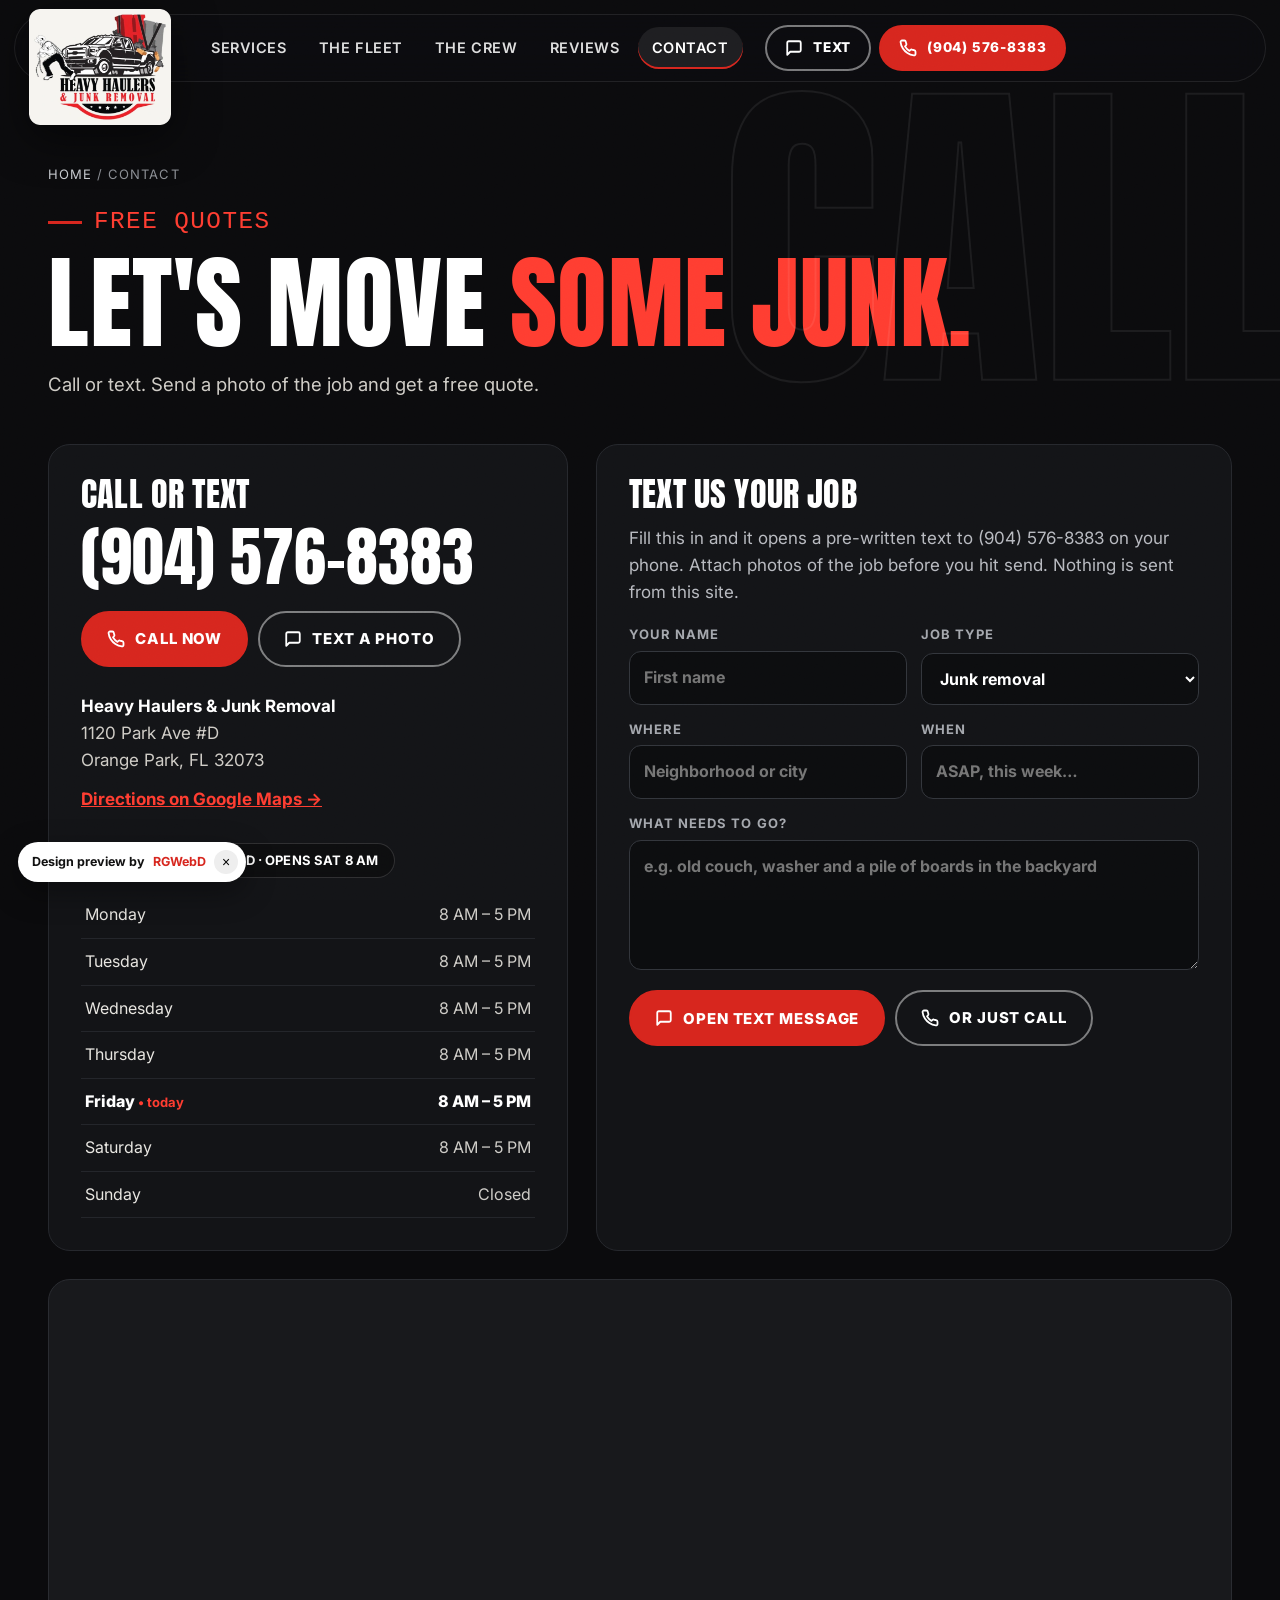
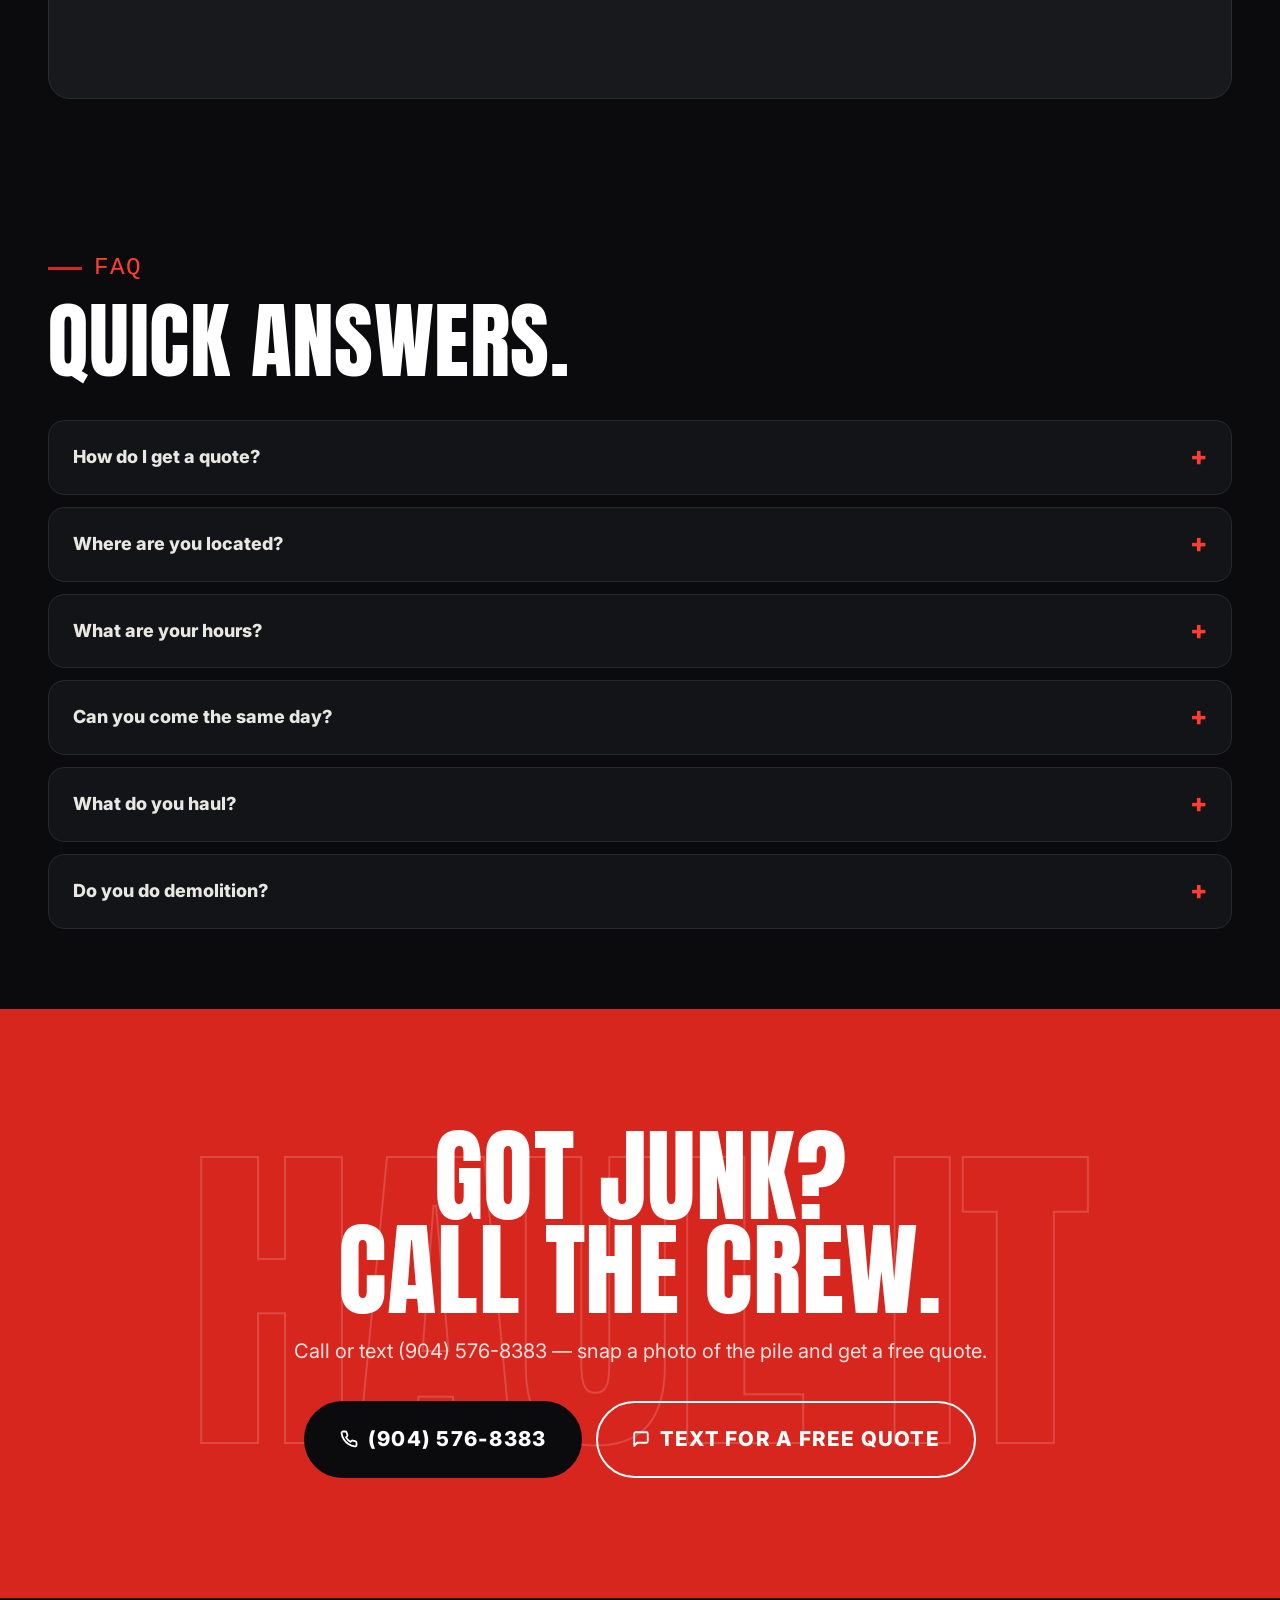
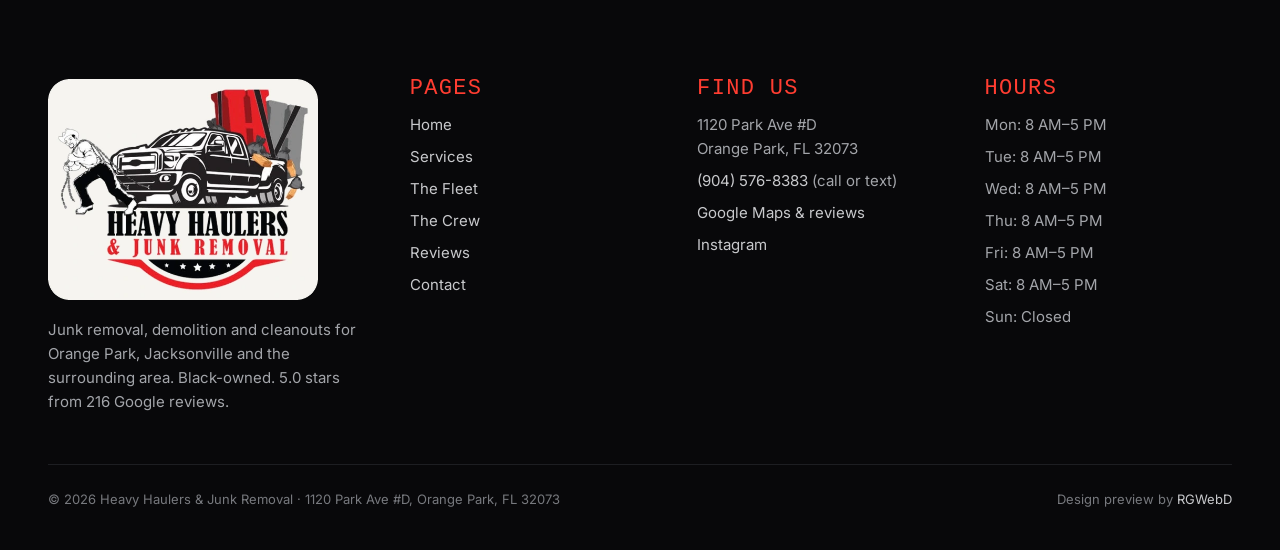
<file: docs/contact.html>
<!doctype html>
<html lang="en">
<head>
<meta charset="utf-8">
<meta name="viewport" content="width=device-width, initial-scale=1, viewport-fit=cover">
<title>Contact | Call or Text (904) 576-8383 — Heavy Haulers &amp; Junk Removal, Orange Park</title>
<meta name="description" content="Call or text Heavy Haulers at (904) 576-8383 for a free junk removal or demolition quote. 1120 Park Ave #D, Orange Park FL. Mon–Sat 8 AM–5 PM.">
<link rel="canonical" href="https://rgwebd.github.io/heavyhaulers/contact.html">
<meta name="theme-color" content="#0b0b0d">
<meta property="og:type" content="website"><meta property="og:site_name" content="Heavy Haulers &amp; Junk Removal">
<meta property="og:title" content="Contact | Call or Text (904) 576-8383 — Heavy Haulers &amp; Junk Removal, Orange Park"><meta property="og:description" content="Call or text Heavy Haulers at (904) 576-8383 for a free junk removal or demolition quote. 1120 Park Ave #D, Orange Park FL. Mon–Sat 8 AM–5 PM.">
<meta property="og:url" content="https://rgwebd.github.io/heavyhaulers/contact.html"><meta property="og:image" content="https://rgwebd.github.io/heavyhaulers/og.jpg?v=4">
<meta property="og:image:width" content="1200"><meta property="og:image:height" content="630">
<meta name="twitter:card" content="summary_large_image"><meta name="twitter:title" content="Contact | Call or Text (904) 576-8383 — Heavy Haulers &amp; Junk Removal, Orange Park">
<meta name="twitter:description" content="Call or text Heavy Haulers at (904) 576-8383 for a free junk removal or demolition quote. 1120 Park Ave #D, Orange Park FL. Mon–Sat 8 AM–5 PM."><meta name="twitter:image" content="https://rgwebd.github.io/heavyhaulers/og.jpg?v=4">
<link rel="icon" href="brand/favicon.ico?v=4" sizes="any">
<link rel="icon" type="image/png" sizes="32x32" href="brand/favicon-32.png?v=4">
<link rel="icon" type="image/png" sizes="16x16" href="brand/favicon-16.png?v=4">
<link rel="apple-touch-icon" href="brand/icon-180.png?v=4">
<link rel="manifest" href="site.webmanifest">
<link rel="preconnect" href="https://fonts.googleapis.com"><link rel="preconnect" href="https://fonts.gstatic.com" crossorigin>
<link href="https://fonts.googleapis.com/css2?family=Anton&family=Inter:wght@400;500;600;700;800&family=Smokum&display=swap" rel="stylesheet">
<link rel="stylesheet" href="assets/site.css?v=4">
<script type="application/ld+json">{"@context": "https://schema.org", "@type": "HomeAndConstructionBusiness", "@id": "https://rgwebd.github.io/heavyhaulers/#business", "name": "Heavy Haulers & Junk Removal", "url": "https://rgwebd.github.io/heavyhaulers/", "telephone": "(904) 576-8383", "image": "https://rgwebd.github.io/heavyhaulers/img/crew.webp", "logo": "https://rgwebd.github.io/heavyhaulers/brand/logo-512.png", "description": "Junk removal, demolition, house and garage cleanouts, construction and yard debris removal, appliance, furniture and hot tub removal in Orange Park and the Jacksonville area. Black-owned. Call or text (904) 576-8383 for a free quote.", "address": {"@type": "PostalAddress", "streetAddress": "1120 Park Ave #D", "addressLocality": "Orange Park", "addressRegion": "FL", "postalCode": "32073", "addressCountry": "US"}, "geo": {"@type": "GeoCoordinates", "latitude": 30.1761335, "longitude": -81.7018916}, "hasMap": "https://www.google.com/maps/place/Heavy+Haulers+%26+Junk+Removal/@30.1761335,-81.7018916,17z/data=!3m1!4b1!4m6!3m5!1s0x2c8f717f820eb6c5:0x71e0117d2bfaf920!8m2!3d30.1761335!4d-81.7018916!16s%2Fg%2F11r_xhfyv7", "openingHoursSpecification": [{"@type": "OpeningHoursSpecification", "dayOfWeek": "Monday", "opens": "08:00", "closes": "17:00"}, {"@type": "OpeningHoursSpecification", "dayOfWeek": "Tuesday", "opens": "08:00", "closes": "17:00"}, {"@type": "OpeningHoursSpecification", "dayOfWeek": "Wednesday", "opens": "08:00", "closes": "17:00"}, {"@type": "OpeningHoursSpecification", "dayOfWeek": "Thursday", "opens": "08:00", "closes": "17:00"}, {"@type": "OpeningHoursSpecification", "dayOfWeek": "Friday", "opens": "08:00", "closes": "17:00"}, {"@type": "OpeningHoursSpecification", "dayOfWeek": "Saturday", "opens": "08:00", "closes": "17:00"}], "sameAs": ["https://www.google.com/maps/place/Heavy+Haulers+%26+Junk+Removal/@30.1761335,-81.7018916,17z/data=!3m1!4b1!4m6!3m5!1s0x2c8f717f820eb6c5:0x71e0117d2bfaf920!8m2!3d30.1761335!4d-81.7018916!16s%2Fg%2F11r_xhfyv7", "https://www.instagram.com/heavyhaulersandjunkremoval/"], "areaServed": [{"@type": "City", "name": "Orange Park, FL"}, {"@type": "City", "name": "Jacksonville, FL"}], "aggregateRating": {"@type": "AggregateRating", "ratingValue": "5.0", "bestRating": "5", "reviewCount": "216"}, "knowsAbout": ["Junk removal", "Demolition", "House cleanouts", "Garage cleanouts", "Construction debris removal", "Yard debris removal", "Appliance removal", "Furniture removal", "Hot tub removal"]}</script>
<script type="application/ld+json">{"@context": "https://schema.org", "@type": "BreadcrumbList", "itemListElement": [{"@type": "ListItem", "position": 1, "name": "Home", "item": "https://rgwebd.github.io/heavyhaulers/"}, {"@type": "ListItem", "position": 2, "name": "Contact", "item": "https://rgwebd.github.io/heavyhaulers/contact.html"}]}</script>
<script type="application/ld+json">{"@context": "https://schema.org", "@type": "FAQPage", "mainEntity": [{"@type": "Question", "name": "How do I get a quote?", "acceptedAnswer": {"@type": "Answer", "text": "Call or text (904) 576-8383. Texting a photo of the job is the fastest way. Quotes are free."}}, {"@type": "Question", "name": "Where are you located?", "acceptedAnswer": {"@type": "Answer", "text": "Heavy Haulers & Junk Removal is at 1120 Park Ave #D, Orange Park, FL 32073, and works jobs around Orange Park and the Jacksonville area."}}, {"@type": "Question", "name": "What are your hours?", "acceptedAnswer": {"@type": "Answer", "text": "Monday through Saturday, 8 AM to 5 PM. Closed Sunday."}}, {"@type": "Question", "name": "Can you come the same day?", "acceptedAnswer": {"@type": "Answer", "text": "Often, yes. Many Google reviews mention same-day pickups. Call or text to check today's schedule."}}, {"@type": "Question", "name": "What do you haul?", "acceptedAnswer": {"@type": "Answer", "text": "Household junk, furniture, appliances, hot tubs, construction debris, old decking and lumber, yard debris and tree brush, plus full house and garage cleanouts."}}, {"@type": "Question", "name": "Do you do demolition?", "acceptedAnswer": {"@type": "Answer", "text": "Yes. Full home, mobile home, interior and backyard demolition, plus haul-off of the debris."}}]}</script>
<script src="https://cosmiccallers.lovable.app/demo-track.js" data-demo="heavyhaulers" defer></script>
</head>
<body>
<a class="skip" href="#main">Skip to content</a>
<div class="progress" aria-hidden="true"></div>
<header class="nav" role="banner">
  <a class="brand" href="index.html" aria-label="Heavy Haulers &amp; Junk Removal home"><img src="brand/logo-plate-480.webp?v=4" width="514" height="421" alt="Heavy Haulers &amp; Junk Removal logo — cowboy pulling a pickup by a chain"></a>
  <nav aria-label="Main"><ul><li><a href="services.html">Services</a></li><li><a href="fleet.html">The Fleet</a></li><li><a href="crew.html">The Crew</a></li><li><a href="reviews.html">Reviews</a></li><li><a href="contact.html" aria-current="page">Contact</a></li></ul></nav>
  <div class="ctas"><a class="btn sm ghost" href="sms:+19045768383"><svg viewBox="0 0 24 24" fill="none" stroke="currentColor" stroke-width="2.4" stroke-linecap="round" stroke-linejoin="round" aria-hidden="true"><path d="M21 15a2 2 0 0 1-2 2H7l-4 4V5a2 2 0 0 1 2-2h14a2 2 0 0 1 2 2z"/></svg>Text</a><a class="btn sm" href="tel:+19045768383" data-magnet><svg viewBox="0 0 24 24" fill="none" stroke="currentColor" stroke-width="2.4" stroke-linecap="round" stroke-linejoin="round" aria-hidden="true"><path d="M22 16.9v3a2 2 0 0 1-2.2 2 19.8 19.8 0 0 1-8.6-3.1 19.5 19.5 0 0 1-6-6A19.8 19.8 0 0 1 2.1 4.2 2 2 0 0 1 4.1 2h3a2 2 0 0 1 2 1.7c.1 1 .4 1.9.7 2.8a2 2 0 0 1-.5 2.1L8 9.9a16 16 0 0 0 6 6l1.3-1.3a2 2 0 0 1 2.1-.4c.9.3 1.8.6 2.8.7a2 2 0 0 1 1.7 2z"/></svg>(904) 576-8383</a></div>
  <button class="burger" aria-label="Menu" aria-expanded="false" aria-controls="mmenu"><span></span><span></span><span></span></button>
</header>
<div class="mmenu" id="mmenu" aria-hidden="true"><a href="index.html">Home</a><a href="services.html">Services</a><a href="fleet.html">The Fleet</a><a href="crew.html">The Crew</a><a href="reviews.html">Reviews</a><a href="contact.html" aria-current="page">Contact</a>
  <div class="mm-meta"><a class="btn" href="tel:+19045768383" style="font-family:var(--body);font-size:16px;margin-bottom:12px"><svg viewBox="0 0 24 24" fill="none" stroke="currentColor" stroke-width="2.4" stroke-linecap="round" stroke-linejoin="round" aria-hidden="true"><path d="M22 16.9v3a2 2 0 0 1-2.2 2 19.8 19.8 0 0 1-8.6-3.1 19.5 19.5 0 0 1-6-6A19.8 19.8 0 0 1 2.1 4.2 2 2 0 0 1 4.1 2h3a2 2 0 0 1 2 1.7c.1 1 .4 1.9.7 2.8a2 2 0 0 1-.5 2.1L8 9.9a16 16 0 0 0 6 6l1.3-1.3a2 2 0 0 1 2.1-.4c.9.3 1.8.6 2.8.7a2 2 0 0 1 1.7 2z"/></svg>Call (904) 576-8383</a><br>1120 Park Ave #D, Orange Park, FL 32073<br>Mon–Sat 8 AM–5 PM · Sun closed</div>
</div>
<main id="main">
<section class="phero"><div class="bigtype" aria-hidden="true" data-speed="-0.08">CALL</div>
  <div class="wrap"><div class="crumbs"><a href="index.html">Home</a> / <span aria-current="page">Contact</span></div>
    <p class="kicker">Free quotes</p><h1 data-split>Let's move <span class="red">some junk.</span></h1>
    <p class="lead rv-up" style="margin-top:20px">Call or text. Send a photo of the job and get a free quote.</p>
    <div class="contact-grid" style="margin-top:44px">
      <div class="card rv-up"><h3>Call or text</h3><a class="bigphone" href="tel:+19045768383">(904) 576-8383</a>
        <div style="display:flex;gap:10px;flex-wrap:wrap;margin-top:22px"><a class="btn" href="tel:+19045768383" data-magnet><svg viewBox="0 0 24 24" fill="none" stroke="currentColor" stroke-width="2.4" stroke-linecap="round" stroke-linejoin="round" aria-hidden="true"><path d="M22 16.9v3a2 2 0 0 1-2.2 2 19.8 19.8 0 0 1-8.6-3.1 19.5 19.5 0 0 1-6-6A19.8 19.8 0 0 1 2.1 4.2 2 2 0 0 1 4.1 2h3a2 2 0 0 1 2 1.7c.1 1 .4 1.9.7 2.8a2 2 0 0 1-.5 2.1L8 9.9a16 16 0 0 0 6 6l1.3-1.3a2 2 0 0 1 2.1-.4c.9.3 1.8.6 2.8.7a2 2 0 0 1 1.7 2z"/></svg>Call now</a><a class="btn ghost" href="sms:+19045768383"><svg viewBox="0 0 24 24" fill="none" stroke="currentColor" stroke-width="2.4" stroke-linecap="round" stroke-linejoin="round" aria-hidden="true"><path d="M21 15a2 2 0 0 1-2 2H7l-4 4V5a2 2 0 0 1 2-2h14a2 2 0 0 1 2 2z"/></svg>Text a photo</a></div>
        <p style="margin-top:26px;color:#cfccc6"><strong style="color:#fff">Heavy Haulers &amp; Junk Removal</strong><br>1120 Park Ave #D<br>Orange Park, FL 32073</p>
        <p style="margin-top:12px"><a href="https://www.google.com/maps/place/Heavy+Haulers+%26+Junk+Removal/@30.1761335,-81.7018916,17z/data=!3m1!4b1!4m6!3m5!1s0x2c8f717f820eb6c5:0x71e0117d2bfaf920!8m2!3d30.1761335!4d-81.7018916!16s%2Fg%2F11r_xhfyv7" target="_blank" rel="noopener" style="color:var(--red2);font-weight:700">Directions on Google Maps →</a></p>
        <h3 style="margin-top:30px;font-size:28px">Hours <span class="chip open-badge" style="font-family:var(--body);font-size:13px;vertical-align:middle;margin-left:8px"><span class="dot"></span><span class="t">Mon–Sat 8 AM–5 PM · Sun closed</span></span></h3>
        <table class="hours"><tbody><tr data-d="Mo"><td>Monday</td><td>8 AM – 5 PM</td></tr><tr data-d="Tu"><td>Tuesday</td><td>8 AM – 5 PM</td></tr><tr data-d="We"><td>Wednesday</td><td>8 AM – 5 PM</td></tr><tr data-d="Th"><td>Thursday</td><td>8 AM – 5 PM</td></tr><tr data-d="Fr"><td>Friday</td><td>8 AM – 5 PM</td></tr><tr data-d="Sa"><td>Saturday</td><td>8 AM – 5 PM</td></tr><tr data-d="Su"><td>Sunday</td><td>Closed</td></tr></tbody></table></div>
      <div class="card rv-up"><h3>Text us your job</h3><p style="color:#b8bac0;margin-bottom:18px">Fill this in and it opens a pre-written text to (904) 576-8383 on your phone. Attach photos of the job before you hit send. Nothing is sent from this site.</p>
        <form class="quote" data-phone="+19045768383">
          <div class="row"><label>Your name<input name="name" autocomplete="name" placeholder="First name"></label>
          <label>Job type<select name="job"><option>Junk removal</option><option>Demolition</option><option>House / garage cleanout</option><option>Construction debris</option><option>Yard debris</option><option>Hot tub / appliance / furniture</option><option>Something else</option></select></label></div>
          <div class="row"><label>Where<input name="where" placeholder="Neighborhood or city"></label><label>When<input name="when" placeholder="ASAP, this week…"></label></div>
          <label>What needs to go?<textarea name="details" rows="4" placeholder="e.g. old couch, washer and a pile of boards in the backyard"></textarea></label>
          <div class="acts"><button class="btn" type="submit"><svg viewBox="0 0 24 24" fill="none" stroke="currentColor" stroke-width="2.4" stroke-linecap="round" stroke-linejoin="round" aria-hidden="true"><path d="M21 15a2 2 0 0 1-2 2H7l-4 4V5a2 2 0 0 1 2-2h14a2 2 0 0 1 2 2z"/></svg>Open text message</button><a class="btn ghost" href="tel:+19045768383"><svg viewBox="0 0 24 24" fill="none" stroke="currentColor" stroke-width="2.4" stroke-linecap="round" stroke-linejoin="round" aria-hidden="true"><path d="M22 16.9v3a2 2 0 0 1-2.2 2 19.8 19.8 0 0 1-8.6-3.1 19.5 19.5 0 0 1-6-6A19.8 19.8 0 0 1 2.1 4.2 2 2 0 0 1 4.1 2h3a2 2 0 0 1 2 1.7c.1 1 .4 1.9.7 2.8a2 2 0 0 1-.5 2.1L8 9.9a16 16 0 0 0 6 6l1.3-1.3a2 2 0 0 1 2.1-.4c.9.3 1.8.6 2.8.7a2 2 0 0 1 1.7 2z"/></svg>Or just call</a></div>
        </form></div>
    </div>
    <div class="map rv-up"><iframe title="Map to Heavy Haulers & Junk Removal, 1120 Park Ave, Orange Park FL" src="https://www.google.com/maps?q=Heavy+Haulers+%26+Junk+Removal,+1120+Park+Ave+%23D,+Orange+Park,+FL+32073&output=embed" loading="lazy" referrerpolicy="no-referrer-when-downgrade"></iframe></div>
  </div></section>
<section class="pad-s"><div class="wrap"><p class="kicker">FAQ</p><h2 data-split>Quick answers.</h2><div class="faq"><details class="rv-up"><summary>How do I get a quote?</summary><p>Call or text (904) 576-8383. Texting a photo of the job is the fastest way. Quotes are free.</p></details><details class="rv-up"><summary>Where are you located?</summary><p>Heavy Haulers &amp; Junk Removal is at 1120 Park Ave #D, Orange Park, FL 32073, and works jobs around Orange Park and the Jacksonville area.</p></details><details class="rv-up"><summary>What are your hours?</summary><p>Monday through Saturday, 8 AM to 5 PM. Closed Sunday.</p></details><details class="rv-up"><summary>Can you come the same day?</summary><p>Often, yes. Many Google reviews mention same-day pickups. Call or text to check today&#x27;s schedule.</p></details><details class="rv-up"><summary>What do you haul?</summary><p>Household junk, furniture, appliances, hot tubs, construction debris, old decking and lumber, yard debris and tree brush, plus full house and garage cleanouts.</p></details><details class="rv-up"><summary>Do you do demolition?</summary><p>Yes. Full home, mobile home, interior and backyard demolition, plus haul-off of the debris.</p></details></div></div></section>
<section class="cta-band pad" aria-label="Get a free quote">
  <div class="bigtype" aria-hidden="true">HAUL IT</div>
  <div class="wrap"><h2 class="rv-up">Got junk?<br>Call the crew.</h2><p class="rv-up">Call or text (904) 576-8383 — snap a photo of the pile and get a free quote.</p>
  <div class="acts rv-up"><a class="btn xl" href="tel:+19045768383" data-magnet><svg viewBox="0 0 24 24" fill="none" stroke="currentColor" stroke-width="2.4" stroke-linecap="round" stroke-linejoin="round" aria-hidden="true"><path d="M22 16.9v3a2 2 0 0 1-2.2 2 19.8 19.8 0 0 1-8.6-3.1 19.5 19.5 0 0 1-6-6A19.8 19.8 0 0 1 2.1 4.2 2 2 0 0 1 4.1 2h3a2 2 0 0 1 2 1.7c.1 1 .4 1.9.7 2.8a2 2 0 0 1-.5 2.1L8 9.9a16 16 0 0 0 6 6l1.3-1.3a2 2 0 0 1 2.1-.4c.9.3 1.8.6 2.8.7a2 2 0 0 1 1.7 2z"/></svg>(904) 576-8383</a><a class="btn xl ghost" href="sms:+19045768383"><svg viewBox="0 0 24 24" fill="none" stroke="currentColor" stroke-width="2.4" stroke-linecap="round" stroke-linejoin="round" aria-hidden="true"><path d="M21 15a2 2 0 0 1-2 2H7l-4 4V5a2 2 0 0 1 2-2h14a2 2 0 0 1 2 2z"/></svg>Text for a free quote</a></div></div>
</section>
</main><footer>
  <div class="wrap">
    <div class="fgrid">
      <div><img class="flogo" src="brand/logo-plate-480.webp?v=4" width="514" height="421" alt="Heavy Haulers &amp; Junk Removal logo" loading="lazy">
        <p>Junk removal, demolition and cleanouts for Orange Park, Jacksonville and the surrounding area. Black-owned. 5.0 stars from 216 Google reviews.</p></div>
      <div><h4>Pages</h4><ul><li><a href="index.html">Home</a></li><li><a href="services.html">Services</a></li><li><a href="fleet.html">The Fleet</a></li><li><a href="crew.html">The Crew</a></li><li><a href="reviews.html">Reviews</a></li><li><a href="contact.html">Contact</a></li></ul></div>
      <div><h4>Find us</h4><ul><li>1120 Park Ave #D<br>Orange Park, FL 32073</li>
        <li><a href="tel:+19045768383">(904) 576-8383</a> (call or text)</li>
        <li><a href="https://www.google.com/maps/place/Heavy+Haulers+%26+Junk+Removal/@30.1761335,-81.7018916,17z/data=!3m1!4b1!4m6!3m5!1s0x2c8f717f820eb6c5:0x71e0117d2bfaf920!8m2!3d30.1761335!4d-81.7018916!16s%2Fg%2F11r_xhfyv7" target="_blank" rel="noopener">Google Maps &amp; reviews</a></li>
        <li><a href="https://www.instagram.com/heavyhaulersandjunkremoval/" target="_blank" rel="noopener">Instagram</a></li></ul></div>
      <div><h4>Hours</h4><ul><li>Mon: 8 AM–5 PM</li><li>Tue: 8 AM–5 PM</li><li>Wed: 8 AM–5 PM</li><li>Thu: 8 AM–5 PM</li><li>Fri: 8 AM–5 PM</li><li>Sat: 8 AM–5 PM</li><li>Sun: Closed</li></ul></div>
    </div>
    <div class="fbase"><span>© 2026 Heavy Haulers &amp; Junk Removal · 1120 Park Ave #D, Orange Park, FL 32073</span><span>Design preview by <a href="https://rgwebd.github.io/rgwebd/" target="_blank" rel="noopener">RGWebD</a></span></div>
  </div>
</footer>
<div class="mbar" role="region" aria-label="Quick contact"><a class="btn" href="tel:+19045768383"><svg viewBox="0 0 24 24" fill="none" stroke="currentColor" stroke-width="2.4" stroke-linecap="round" stroke-linejoin="round" aria-hidden="true"><path d="M22 16.9v3a2 2 0 0 1-2.2 2 19.8 19.8 0 0 1-8.6-3.1 19.5 19.5 0 0 1-6-6A19.8 19.8 0 0 1 2.1 4.2 2 2 0 0 1 4.1 2h3a2 2 0 0 1 2 1.7c.1 1 .4 1.9.7 2.8a2 2 0 0 1-.5 2.1L8 9.9a16 16 0 0 0 6 6l1.3-1.3a2 2 0 0 1 2.1-.4c.9.3 1.8.6 2.8.7a2 2 0 0 1 1.7 2z"/></svg>Call</a><a class="btn ghost" href="sms:+19045768383"><svg viewBox="0 0 24 24" fill="none" stroke="currentColor" stroke-width="2.4" stroke-linecap="round" stroke-linejoin="round" aria-hidden="true"><path d="M21 15a2 2 0 0 1-2 2H7l-4 4V5a2 2 0 0 1 2-2h14a2 2 0 0 1 2 2z"/></svg>Text a photo</a></div>
<div class="pill" role="note">Design preview by <a href="https://rgwebd.github.io/rgwebd/" target="_blank" rel="noopener">RGWebD</a><button type="button" aria-label="Dismiss preview note">×</button></div>
<script>window.HH_HOURS={"Mo": ["08:00", "17:00"], "Tu": ["08:00", "17:00"], "We": ["08:00", "17:00"], "Th": ["08:00", "17:00"], "Fr": ["08:00", "17:00"], "Sa": ["08:00", "17:00"]};</script>
<script src="assets/site.js?v=4" defer></script>
</body></html>
</file>
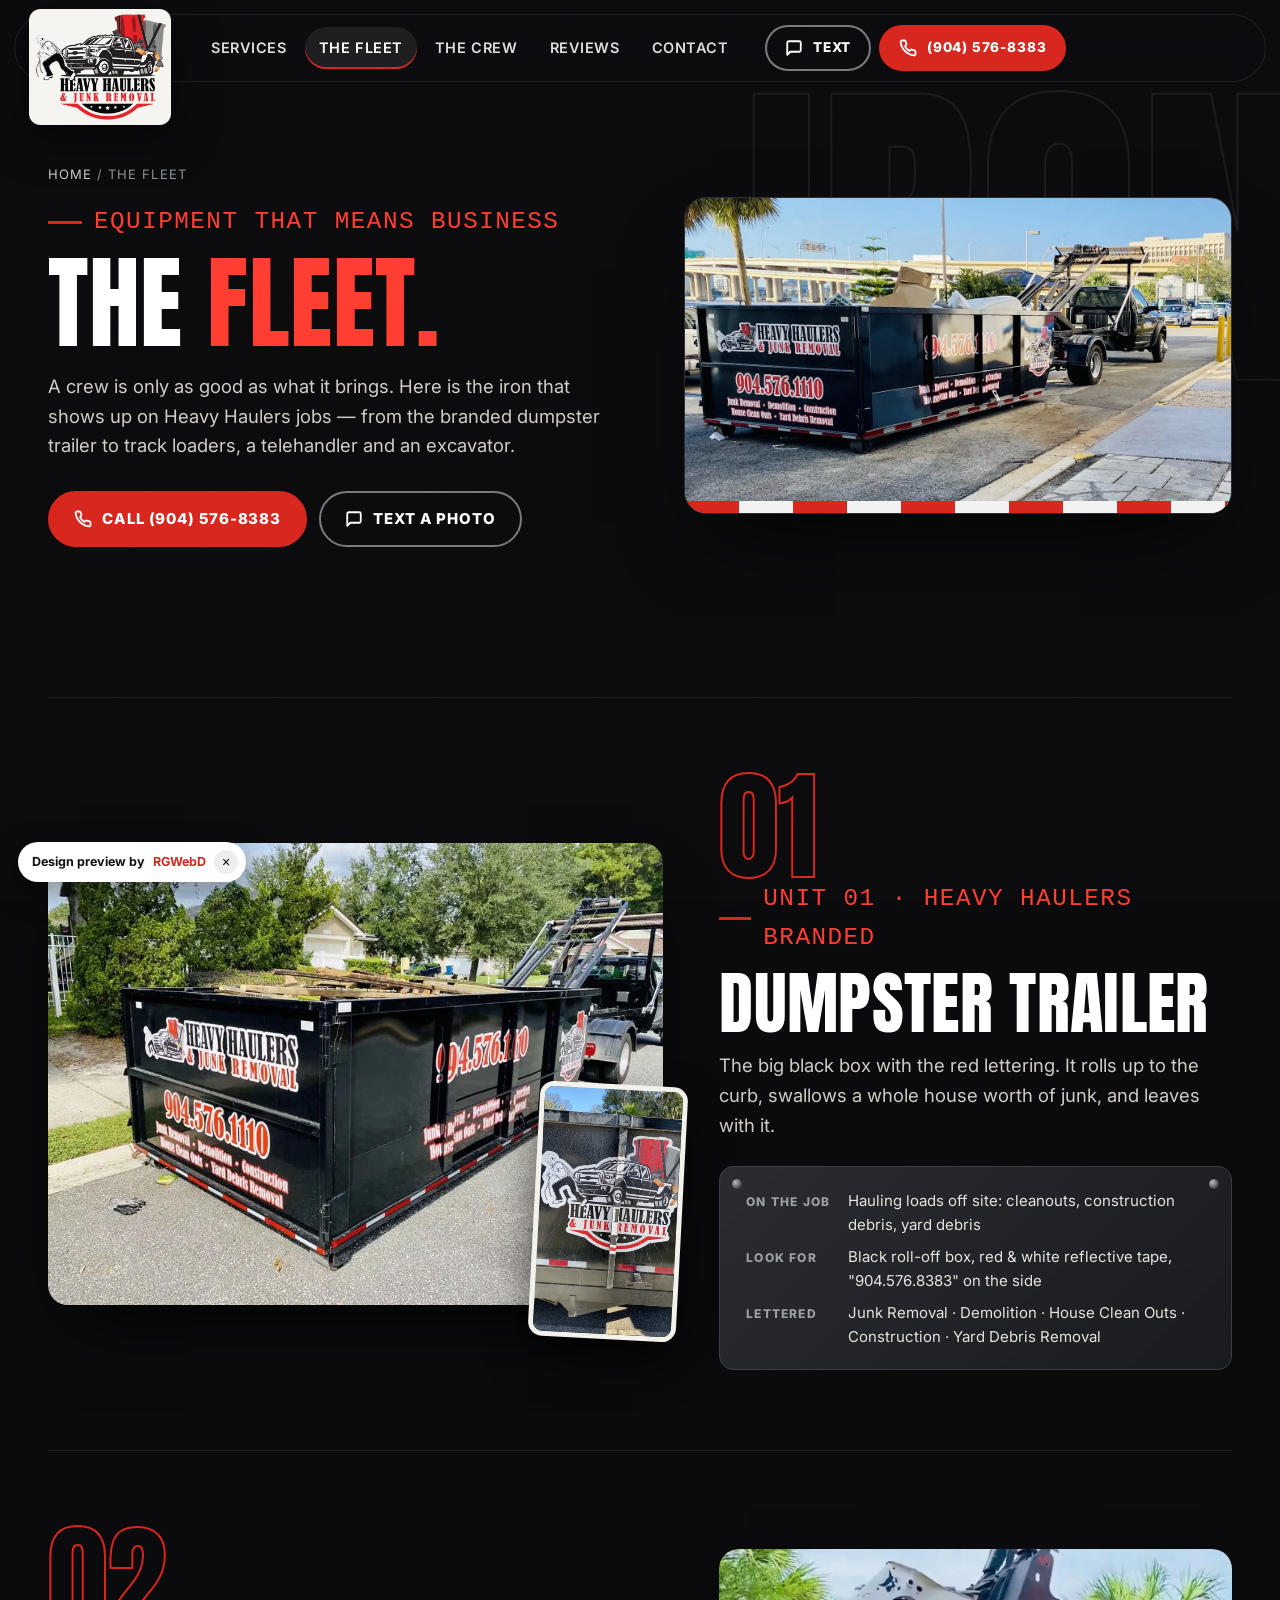
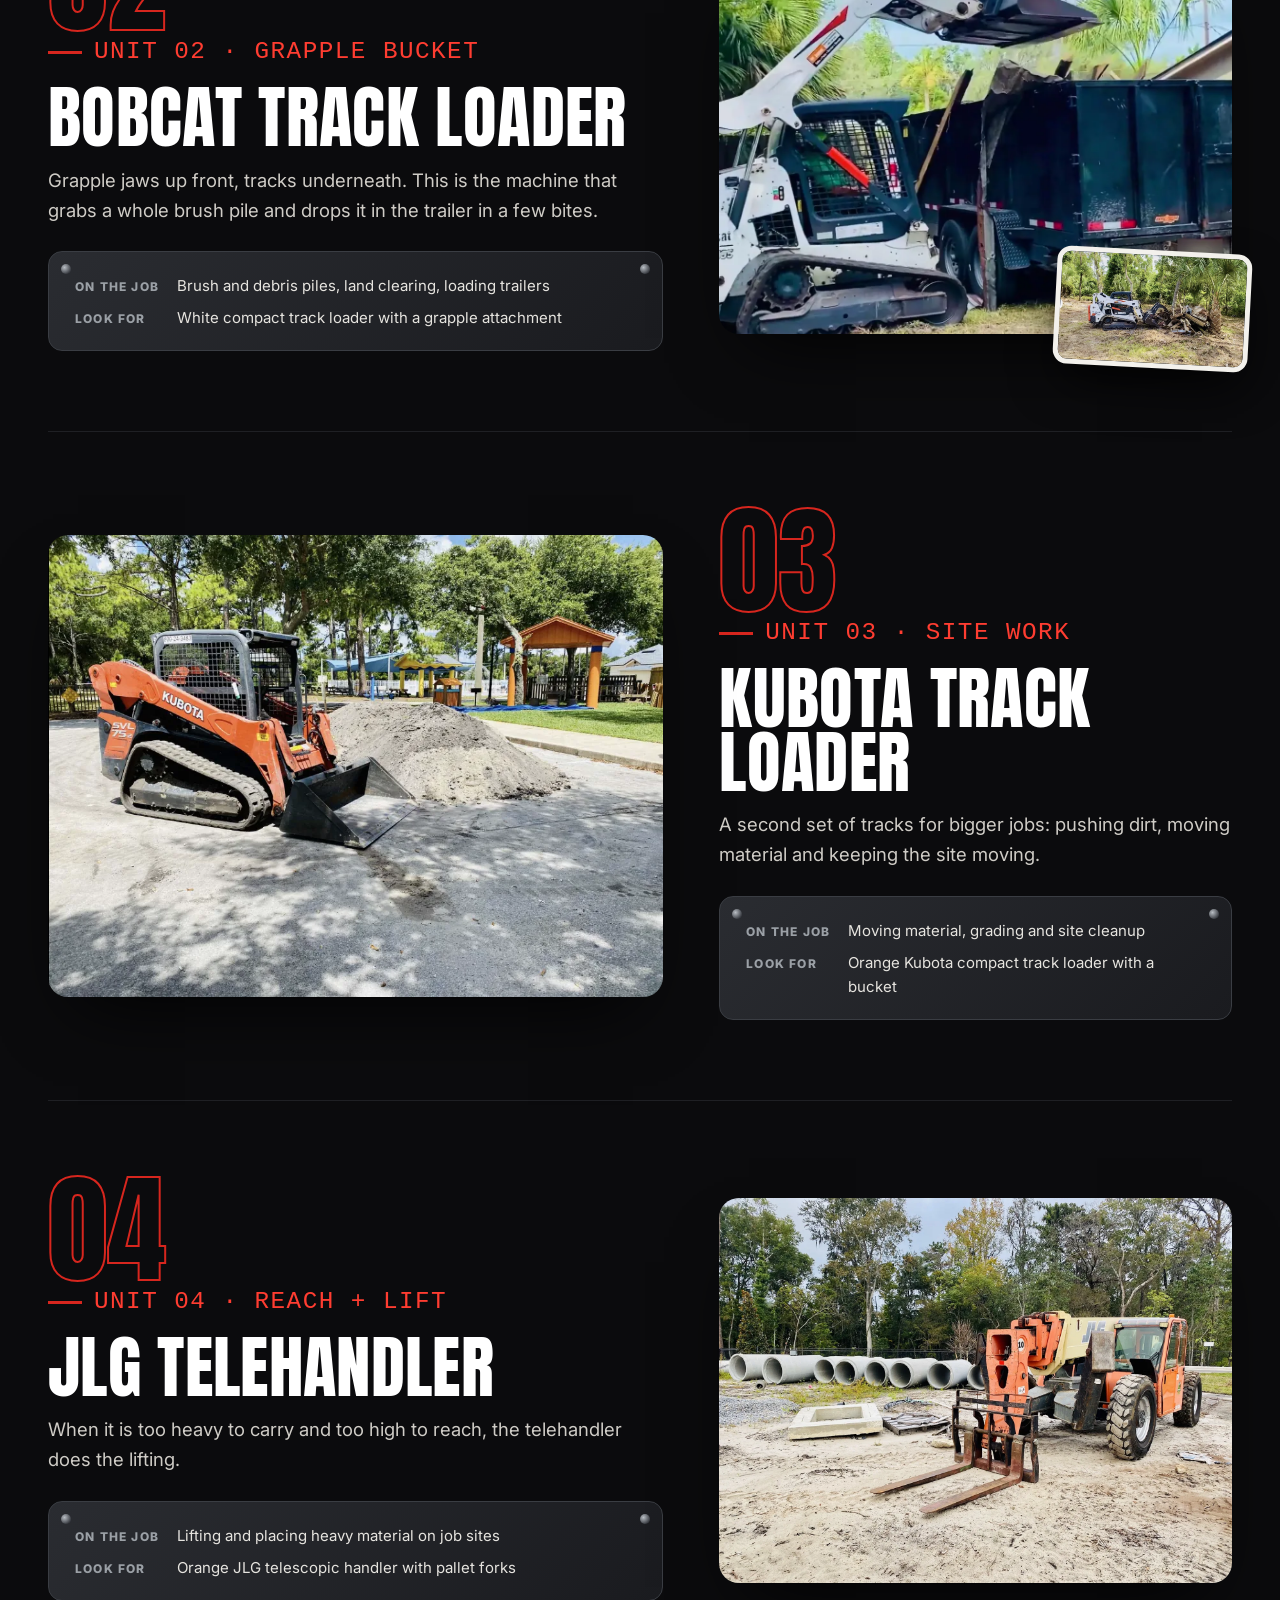
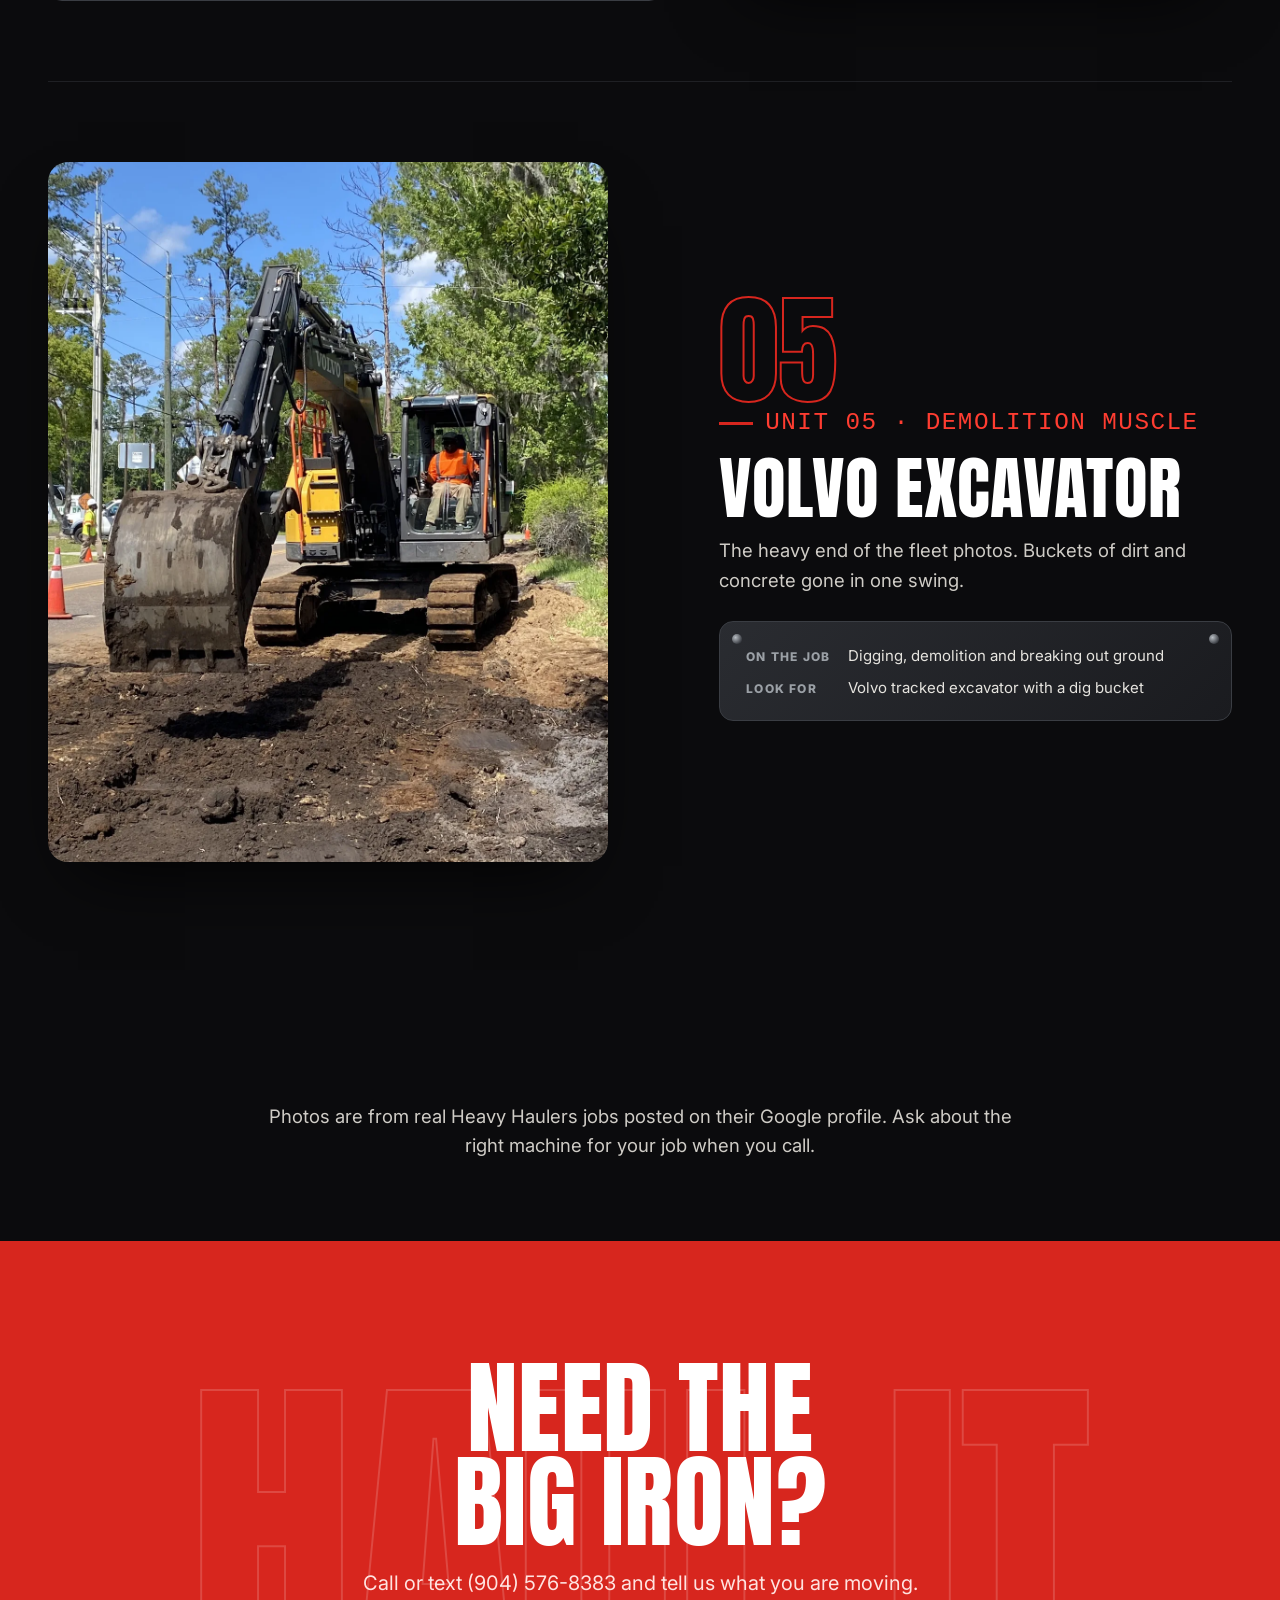
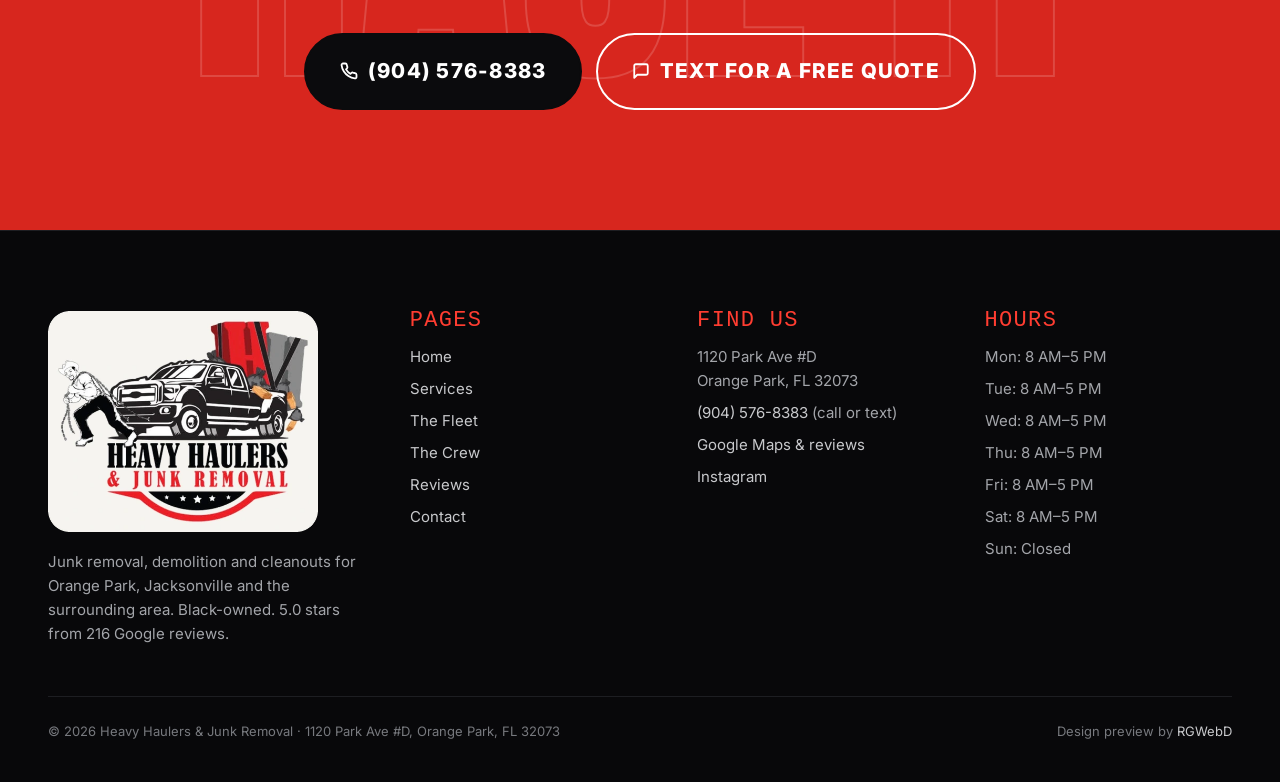
<file: docs/fleet.html>
<!doctype html>
<html lang="en">
<head>
<meta charset="utf-8">
<meta name="viewport" content="width=device-width, initial-scale=1, viewport-fit=cover">
<title>The Fleet | Trucks, Track Loaders &amp; Dumpster Trailer — Heavy Haulers</title>
<meta name="description" content="Meet the Heavy Haulers fleet: branded dumpster trailer, Bobcat and Kubota track loaders, JLG telehandler and Volvo excavator. Orange Park junk removal &amp; demolition.">
<link rel="canonical" href="https://rgwebd.github.io/heavyhaulers/fleet.html">
<meta name="theme-color" content="#0b0b0d">
<meta property="og:type" content="website"><meta property="og:site_name" content="Heavy Haulers &amp; Junk Removal">
<meta property="og:title" content="The Fleet | Trucks, Track Loaders &amp; Dumpster Trailer — Heavy Haulers"><meta property="og:description" content="Meet the Heavy Haulers fleet: branded dumpster trailer, Bobcat and Kubota track loaders, JLG telehandler and Volvo excavator. Orange Park junk removal &amp; demolition.">
<meta property="og:url" content="https://rgwebd.github.io/heavyhaulers/fleet.html"><meta property="og:image" content="https://rgwebd.github.io/heavyhaulers/og.jpg?v=4">
<meta property="og:image:width" content="1200"><meta property="og:image:height" content="630">
<meta name="twitter:card" content="summary_large_image"><meta name="twitter:title" content="The Fleet | Trucks, Track Loaders &amp; Dumpster Trailer — Heavy Haulers">
<meta name="twitter:description" content="Meet the Heavy Haulers fleet: branded dumpster trailer, Bobcat and Kubota track loaders, JLG telehandler and Volvo excavator. Orange Park junk removal &amp; demolition."><meta name="twitter:image" content="https://rgwebd.github.io/heavyhaulers/og.jpg?v=4">
<link rel="icon" href="brand/favicon.ico?v=4" sizes="any">
<link rel="icon" type="image/png" sizes="32x32" href="brand/favicon-32.png?v=4">
<link rel="icon" type="image/png" sizes="16x16" href="brand/favicon-16.png?v=4">
<link rel="apple-touch-icon" href="brand/icon-180.png?v=4">
<link rel="manifest" href="site.webmanifest">
<link rel="preconnect" href="https://fonts.googleapis.com"><link rel="preconnect" href="https://fonts.gstatic.com" crossorigin>
<link href="https://fonts.googleapis.com/css2?family=Anton&family=Inter:wght@400;500;600;700;800&family=Smokum&display=swap" rel="stylesheet">
<link rel="stylesheet" href="assets/site.css?v=4">
<script type="application/ld+json">{"@context": "https://schema.org", "@type": "HomeAndConstructionBusiness", "@id": "https://rgwebd.github.io/heavyhaulers/#business", "name": "Heavy Haulers & Junk Removal", "url": "https://rgwebd.github.io/heavyhaulers/", "telephone": "(904) 576-8383", "image": "https://rgwebd.github.io/heavyhaulers/img/crew.webp", "logo": "https://rgwebd.github.io/heavyhaulers/brand/logo-512.png", "description": "Junk removal, demolition, house and garage cleanouts, construction and yard debris removal, appliance, furniture and hot tub removal in Orange Park and the Jacksonville area. Black-owned. Call or text (904) 576-8383 for a free quote.", "address": {"@type": "PostalAddress", "streetAddress": "1120 Park Ave #D", "addressLocality": "Orange Park", "addressRegion": "FL", "postalCode": "32073", "addressCountry": "US"}, "geo": {"@type": "GeoCoordinates", "latitude": 30.1761335, "longitude": -81.7018916}, "hasMap": "https://www.google.com/maps/place/Heavy+Haulers+%26+Junk+Removal/@30.1761335,-81.7018916,17z/data=!3m1!4b1!4m6!3m5!1s0x2c8f717f820eb6c5:0x71e0117d2bfaf920!8m2!3d30.1761335!4d-81.7018916!16s%2Fg%2F11r_xhfyv7", "openingHoursSpecification": [{"@type": "OpeningHoursSpecification", "dayOfWeek": "Monday", "opens": "08:00", "closes": "17:00"}, {"@type": "OpeningHoursSpecification", "dayOfWeek": "Tuesday", "opens": "08:00", "closes": "17:00"}, {"@type": "OpeningHoursSpecification", "dayOfWeek": "Wednesday", "opens": "08:00", "closes": "17:00"}, {"@type": "OpeningHoursSpecification", "dayOfWeek": "Thursday", "opens": "08:00", "closes": "17:00"}, {"@type": "OpeningHoursSpecification", "dayOfWeek": "Friday", "opens": "08:00", "closes": "17:00"}, {"@type": "OpeningHoursSpecification", "dayOfWeek": "Saturday", "opens": "08:00", "closes": "17:00"}], "sameAs": ["https://www.google.com/maps/place/Heavy+Haulers+%26+Junk+Removal/@30.1761335,-81.7018916,17z/data=!3m1!4b1!4m6!3m5!1s0x2c8f717f820eb6c5:0x71e0117d2bfaf920!8m2!3d30.1761335!4d-81.7018916!16s%2Fg%2F11r_xhfyv7", "https://www.instagram.com/heavyhaulersandjunkremoval/"], "areaServed": [{"@type": "City", "name": "Orange Park, FL"}, {"@type": "City", "name": "Jacksonville, FL"}], "aggregateRating": {"@type": "AggregateRating", "ratingValue": "5.0", "bestRating": "5", "reviewCount": "216"}, "knowsAbout": ["Junk removal", "Demolition", "House cleanouts", "Garage cleanouts", "Construction debris removal", "Yard debris removal", "Appliance removal", "Furniture removal", "Hot tub removal"]}</script>
<script type="application/ld+json">{"@context": "https://schema.org", "@type": "BreadcrumbList", "itemListElement": [{"@type": "ListItem", "position": 1, "name": "Home", "item": "https://rgwebd.github.io/heavyhaulers/"}, {"@type": "ListItem", "position": 2, "name": "The Fleet", "item": "https://rgwebd.github.io/heavyhaulers/fleet.html"}]}</script>
<script src="https://cosmiccallers.lovable.app/demo-track.js" data-demo="heavyhaulers" defer></script>
</head>
<body>
<a class="skip" href="#main">Skip to content</a>
<div class="progress" aria-hidden="true"></div>
<header class="nav" role="banner">
  <a class="brand" href="index.html" aria-label="Heavy Haulers &amp; Junk Removal home"><img src="brand/logo-plate-480.webp?v=4" width="514" height="421" alt="Heavy Haulers &amp; Junk Removal logo — cowboy pulling a pickup by a chain"></a>
  <nav aria-label="Main"><ul><li><a href="services.html">Services</a></li><li><a href="fleet.html" aria-current="page">The Fleet</a></li><li><a href="crew.html">The Crew</a></li><li><a href="reviews.html">Reviews</a></li><li><a href="contact.html">Contact</a></li></ul></nav>
  <div class="ctas"><a class="btn sm ghost" href="sms:+19045768383"><svg viewBox="0 0 24 24" fill="none" stroke="currentColor" stroke-width="2.4" stroke-linecap="round" stroke-linejoin="round" aria-hidden="true"><path d="M21 15a2 2 0 0 1-2 2H7l-4 4V5a2 2 0 0 1 2-2h14a2 2 0 0 1 2 2z"/></svg>Text</a><a class="btn sm" href="tel:+19045768383" data-magnet><svg viewBox="0 0 24 24" fill="none" stroke="currentColor" stroke-width="2.4" stroke-linecap="round" stroke-linejoin="round" aria-hidden="true"><path d="M22 16.9v3a2 2 0 0 1-2.2 2 19.8 19.8 0 0 1-8.6-3.1 19.5 19.5 0 0 1-6-6A19.8 19.8 0 0 1 2.1 4.2 2 2 0 0 1 4.1 2h3a2 2 0 0 1 2 1.7c.1 1 .4 1.9.7 2.8a2 2 0 0 1-.5 2.1L8 9.9a16 16 0 0 0 6 6l1.3-1.3a2 2 0 0 1 2.1-.4c.9.3 1.8.6 2.8.7a2 2 0 0 1 1.7 2z"/></svg>(904) 576-8383</a></div>
  <button class="burger" aria-label="Menu" aria-expanded="false" aria-controls="mmenu"><span></span><span></span><span></span></button>
</header>
<div class="mmenu" id="mmenu" aria-hidden="true"><a href="index.html">Home</a><a href="services.html">Services</a><a href="fleet.html" aria-current="page">The Fleet</a><a href="crew.html">The Crew</a><a href="reviews.html">Reviews</a><a href="contact.html">Contact</a>
  <div class="mm-meta"><a class="btn" href="tel:+19045768383" style="font-family:var(--body);font-size:16px;margin-bottom:12px"><svg viewBox="0 0 24 24" fill="none" stroke="currentColor" stroke-width="2.4" stroke-linecap="round" stroke-linejoin="round" aria-hidden="true"><path d="M22 16.9v3a2 2 0 0 1-2.2 2 19.8 19.8 0 0 1-8.6-3.1 19.5 19.5 0 0 1-6-6A19.8 19.8 0 0 1 2.1 4.2 2 2 0 0 1 4.1 2h3a2 2 0 0 1 2 1.7c.1 1 .4 1.9.7 2.8a2 2 0 0 1-.5 2.1L8 9.9a16 16 0 0 0 6 6l1.3-1.3a2 2 0 0 1 2.1-.4c.9.3 1.8.6 2.8.7a2 2 0 0 1 1.7 2z"/></svg>Call (904) 576-8383</a><br>1120 Park Ave #D, Orange Park, FL 32073<br>Mon–Sat 8 AM–5 PM · Sun closed</div>
</div>
<main id="main">
<section class="phero">
  <div class="bigtype" aria-hidden="true" data-speed="-0.08">IRON</div>
  <div class="wrap phero-grid">
    <div>
      <div class="crumbs"><a href="index.html">Home</a> / <span aria-current="page">The Fleet</span></div>
      <p class="kicker">Equipment that means business</p>
      <h1 data-split>The <span class="red">fleet.</span></h1>
      <p class="lead rv-up">A crew is only as good as what it brings. Here is the iron that shows up on Heavy Haulers jobs — from the branded dumpster trailer to track loaders, a telehandler and an excavator.</p>
      <div class="acts rv-up"><a class="btn" href="tel:+19045768383" data-magnet><svg viewBox="0 0 24 24" fill="none" stroke="currentColor" stroke-width="2.4" stroke-linecap="round" stroke-linejoin="round" aria-hidden="true"><path d="M22 16.9v3a2 2 0 0 1-2.2 2 19.8 19.8 0 0 1-8.6-3.1 19.5 19.5 0 0 1-6-6A19.8 19.8 0 0 1 2.1 4.2 2 2 0 0 1 4.1 2h3a2 2 0 0 1 2 1.7c.1 1 .4 1.9.7 2.8a2 2 0 0 1-.5 2.1L8 9.9a16 16 0 0 0 6 6l1.3-1.3a2 2 0 0 1 2.1-.4c.9.3 1.8.6 2.8.7a2 2 0 0 1 1.7 2z"/></svg>Call (904) 576-8383</a><a class="btn ghost" href="sms:+19045768383"><svg viewBox="0 0 24 24" fill="none" stroke="currentColor" stroke-width="2.4" stroke-linecap="round" stroke-linejoin="round" aria-hidden="true"><path d="M21 15a2 2 0 0 1-2 2H7l-4 4V5a2 2 0 0 1 2-2h14a2 2 0 0 1 2 2z"/></svg>Text a photo</a></div>
    </div>
    <div class="pframe rv-up"><img src="img/dumpster-downtown-crop.webp" width="1350" height="780" alt="Heavy Haulers dumpster trailer and hauling truck at a downtown Jacksonville job" fetchpriority="high" decoding="async"></div>
  </div>
</section>
<section class="pad-s"><div class="wrap"><article class="fleet-unit" id="dumpster">
  <div class="fu-media rv-up"><div class="main"><img src="img/dumpster-trailer.webp" width="1024" height="768" alt="Heavy Haulers black dumpster trailer loaded with old lumber, lettered 904.576.8383" loading="lazy" decoding="async"></div><div class="inset tall"><img src="img/dumpster-decal.webp" width="1080" height="1920" alt="Heavy Haulers &amp; Junk Removal logo decal on the dumpster door" loading="lazy" decoding="async"></div></div>
  <div><span class="unitno" aria-hidden="true">01</span><p class="kicker">Unit 01 · Heavy Haulers branded</p><h2 style="font-size:clamp(46px,5.4vw,84px)">Dumpster Trailer</h2>
    <p class="lead rv-up" style="margin-top:16px">The big black box with the red lettering. It rolls up to the curb, swallows a whole house worth of junk, and leaves with it.</p>
    <div class="specplate rv-up"><dl><dt>On the job</dt><dd>Hauling loads off site: cleanouts, construction debris, yard debris</dd><dt>Look for</dt><dd>Black roll-off box, red &amp; white reflective tape, &quot;904.576.8383&quot; on the side</dd><dt>Lettered</dt><dd>Junk Removal · Demolition · House Clean Outs · Construction · Yard Debris Removal</dd></dl></div>
  </div>
</article><article class="fleet-unit" id="bobcat">
  <div class="fu-media rv-up"><div class="main"><img src="img/bobcat-grapple.webp" width="1080" height="1080" alt="White Bobcat compact track loader with a grapple bucket loading debris into a black dump trailer" loading="lazy" decoding="async"></div><div class="inset"><img src="img/bobcat-clearing.webp" width="1218" height="710" alt="Bobcat track loader grabbing a pile of cleared palm debris" loading="lazy" decoding="async"></div></div>
  <div><span class="unitno" aria-hidden="true">02</span><p class="kicker">Unit 02 · Grapple bucket</p><h2 style="font-size:clamp(46px,5.4vw,84px)">Bobcat Track Loader</h2>
    <p class="lead rv-up" style="margin-top:16px">Grapple jaws up front, tracks underneath. This is the machine that grabs a whole brush pile and drops it in the trailer in a few bites.</p>
    <div class="specplate rv-up"><dl><dt>On the job</dt><dd>Brush and debris piles, land clearing, loading trailers</dd><dt>Look for</dt><dd>White compact track loader with a grapple attachment</dd></dl></div>
  </div>
</article><article class="fleet-unit" id="kubota">
  <div class="fu-media rv-up"><div class="main"><img src="img/kubota-track-loader.webp" width="968" height="720" alt="Orange Kubota compact track loader with bucket next to a pile of sand on a job site" loading="lazy" decoding="async"></div></div>
  <div><span class="unitno" aria-hidden="true">03</span><p class="kicker">Unit 03 · Site work</p><h2 style="font-size:clamp(46px,5.4vw,84px)">Kubota Track Loader</h2>
    <p class="lead rv-up" style="margin-top:16px">A second set of tracks for bigger jobs: pushing dirt, moving material and keeping the site moving.</p>
    <div class="specplate rv-up"><dl><dt>On the job</dt><dd>Moving material, grading and site cleanup</dd><dt>Look for</dt><dd>Orange Kubota compact track loader with a bucket</dd></dl></div>
  </div>
</article><article class="fleet-unit" id="jlg">
  <div class="fu-media rv-up"><div class="main"><img src="img/jlg-telehandler.webp" width="1600" height="1200" alt="Orange JLG telehandler with pallet forks on a sandy job site beside concrete pipe" loading="lazy" decoding="async"></div></div>
  <div><span class="unitno" aria-hidden="true">04</span><p class="kicker">Unit 04 · Reach + lift</p><h2 style="font-size:clamp(46px,5.4vw,84px)">JLG Telehandler</h2>
    <p class="lead rv-up" style="margin-top:16px">When it is too heavy to carry and too high to reach, the telehandler does the lifting.</p>
    <div class="specplate rv-up"><dl><dt>On the job</dt><dd>Lifting and placing heavy material on job sites</dd><dt>Look for</dt><dd>Orange JLG telescopic handler with pallet forks</dd></dl></div>
  </div>
</article><article class="fleet-unit" id="excavator">
  <div class="fu-media rv-up"><div class="main portrait"><img src="img/volvo-excavator.webp" width="1200" height="1600" alt="Volvo excavator digging out a roadside strip, operator in an orange safety shirt" loading="lazy" decoding="async"></div></div>
  <div><span class="unitno" aria-hidden="true">05</span><p class="kicker">Unit 05 · Demolition muscle</p><h2 style="font-size:clamp(46px,5.4vw,84px)">Volvo Excavator</h2>
    <p class="lead rv-up" style="margin-top:16px">The heavy end of the fleet photos. Buckets of dirt and concrete gone in one swing.</p>
    <div class="specplate rv-up"><dl><dt>On the job</dt><dd>Digging, demolition and breaking out ground</dd><dt>Look for</dt><dd>Volvo tracked excavator with a dig bucket</dd></dl></div>
  </div>
</article></div></section>
<section class="pad-s"><div class="wrap" style="text-align:center"><p class="lead" style="margin:0 auto">Photos are from real Heavy Haulers jobs posted on their Google profile. Ask about the right machine for your job when you call.</p></div></section>
<section class="cta-band pad" aria-label="Get a free quote">
  <div class="bigtype" aria-hidden="true">HAUL IT</div>
  <div class="wrap"><h2 class="rv-up">Need the<br>big iron?</h2><p class="rv-up">Call or text (904) 576-8383 and tell us what you are moving.</p>
  <div class="acts rv-up"><a class="btn xl" href="tel:+19045768383" data-magnet><svg viewBox="0 0 24 24" fill="none" stroke="currentColor" stroke-width="2.4" stroke-linecap="round" stroke-linejoin="round" aria-hidden="true"><path d="M22 16.9v3a2 2 0 0 1-2.2 2 19.8 19.8 0 0 1-8.6-3.1 19.5 19.5 0 0 1-6-6A19.8 19.8 0 0 1 2.1 4.2 2 2 0 0 1 4.1 2h3a2 2 0 0 1 2 1.7c.1 1 .4 1.9.7 2.8a2 2 0 0 1-.5 2.1L8 9.9a16 16 0 0 0 6 6l1.3-1.3a2 2 0 0 1 2.1-.4c.9.3 1.8.6 2.8.7a2 2 0 0 1 1.7 2z"/></svg>(904) 576-8383</a><a class="btn xl ghost" href="sms:+19045768383"><svg viewBox="0 0 24 24" fill="none" stroke="currentColor" stroke-width="2.4" stroke-linecap="round" stroke-linejoin="round" aria-hidden="true"><path d="M21 15a2 2 0 0 1-2 2H7l-4 4V5a2 2 0 0 1 2-2h14a2 2 0 0 1 2 2z"/></svg>Text for a free quote</a></div></div>
</section>
</main><footer>
  <div class="wrap">
    <div class="fgrid">
      <div><img class="flogo" src="brand/logo-plate-480.webp?v=4" width="514" height="421" alt="Heavy Haulers &amp; Junk Removal logo" loading="lazy">
        <p>Junk removal, demolition and cleanouts for Orange Park, Jacksonville and the surrounding area. Black-owned. 5.0 stars from 216 Google reviews.</p></div>
      <div><h4>Pages</h4><ul><li><a href="index.html">Home</a></li><li><a href="services.html">Services</a></li><li><a href="fleet.html">The Fleet</a></li><li><a href="crew.html">The Crew</a></li><li><a href="reviews.html">Reviews</a></li><li><a href="contact.html">Contact</a></li></ul></div>
      <div><h4>Find us</h4><ul><li>1120 Park Ave #D<br>Orange Park, FL 32073</li>
        <li><a href="tel:+19045768383">(904) 576-8383</a> (call or text)</li>
        <li><a href="https://www.google.com/maps/place/Heavy+Haulers+%26+Junk+Removal/@30.1761335,-81.7018916,17z/data=!3m1!4b1!4m6!3m5!1s0x2c8f717f820eb6c5:0x71e0117d2bfaf920!8m2!3d30.1761335!4d-81.7018916!16s%2Fg%2F11r_xhfyv7" target="_blank" rel="noopener">Google Maps &amp; reviews</a></li>
        <li><a href="https://www.instagram.com/heavyhaulersandjunkremoval/" target="_blank" rel="noopener">Instagram</a></li></ul></div>
      <div><h4>Hours</h4><ul><li>Mon: 8 AM–5 PM</li><li>Tue: 8 AM–5 PM</li><li>Wed: 8 AM–5 PM</li><li>Thu: 8 AM–5 PM</li><li>Fri: 8 AM–5 PM</li><li>Sat: 8 AM–5 PM</li><li>Sun: Closed</li></ul></div>
    </div>
    <div class="fbase"><span>© 2026 Heavy Haulers &amp; Junk Removal · 1120 Park Ave #D, Orange Park, FL 32073</span><span>Design preview by <a href="https://rgwebd.github.io/rgwebd/" target="_blank" rel="noopener">RGWebD</a></span></div>
  </div>
</footer>
<div class="mbar" role="region" aria-label="Quick contact"><a class="btn" href="tel:+19045768383"><svg viewBox="0 0 24 24" fill="none" stroke="currentColor" stroke-width="2.4" stroke-linecap="round" stroke-linejoin="round" aria-hidden="true"><path d="M22 16.9v3a2 2 0 0 1-2.2 2 19.8 19.8 0 0 1-8.6-3.1 19.5 19.5 0 0 1-6-6A19.8 19.8 0 0 1 2.1 4.2 2 2 0 0 1 4.1 2h3a2 2 0 0 1 2 1.7c.1 1 .4 1.9.7 2.8a2 2 0 0 1-.5 2.1L8 9.9a16 16 0 0 0 6 6l1.3-1.3a2 2 0 0 1 2.1-.4c.9.3 1.8.6 2.8.7a2 2 0 0 1 1.7 2z"/></svg>Call</a><a class="btn ghost" href="sms:+19045768383"><svg viewBox="0 0 24 24" fill="none" stroke="currentColor" stroke-width="2.4" stroke-linecap="round" stroke-linejoin="round" aria-hidden="true"><path d="M21 15a2 2 0 0 1-2 2H7l-4 4V5a2 2 0 0 1 2-2h14a2 2 0 0 1 2 2z"/></svg>Text a photo</a></div>
<div class="pill" role="note">Design preview by <a href="https://rgwebd.github.io/rgwebd/" target="_blank" rel="noopener">RGWebD</a><button type="button" aria-label="Dismiss preview note">×</button></div>
<script>window.HH_HOURS={"Mo": ["08:00", "17:00"], "Tu": ["08:00", "17:00"], "We": ["08:00", "17:00"], "Th": ["08:00", "17:00"], "Fr": ["08:00", "17:00"], "Sa": ["08:00", "17:00"]};</script>
<script src="assets/site.js?v=4" defer></script>
</body></html>
</file>
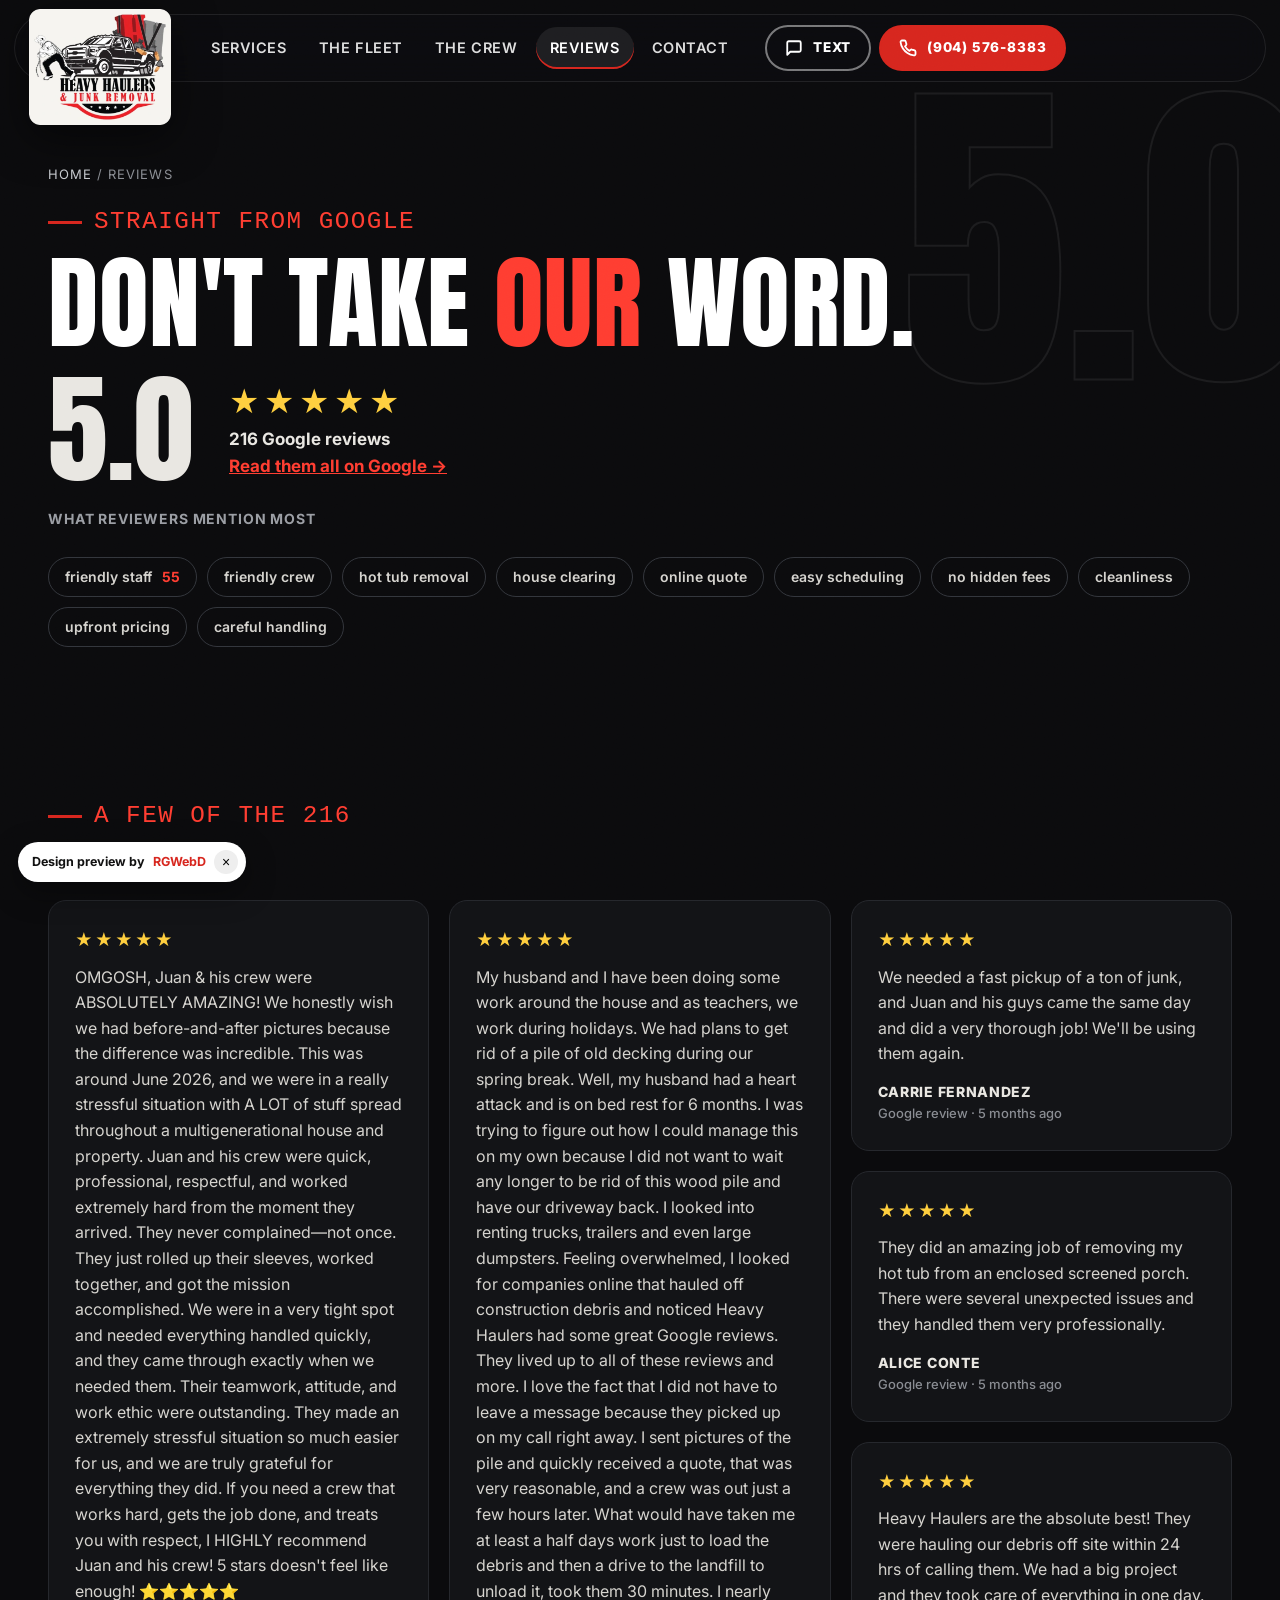
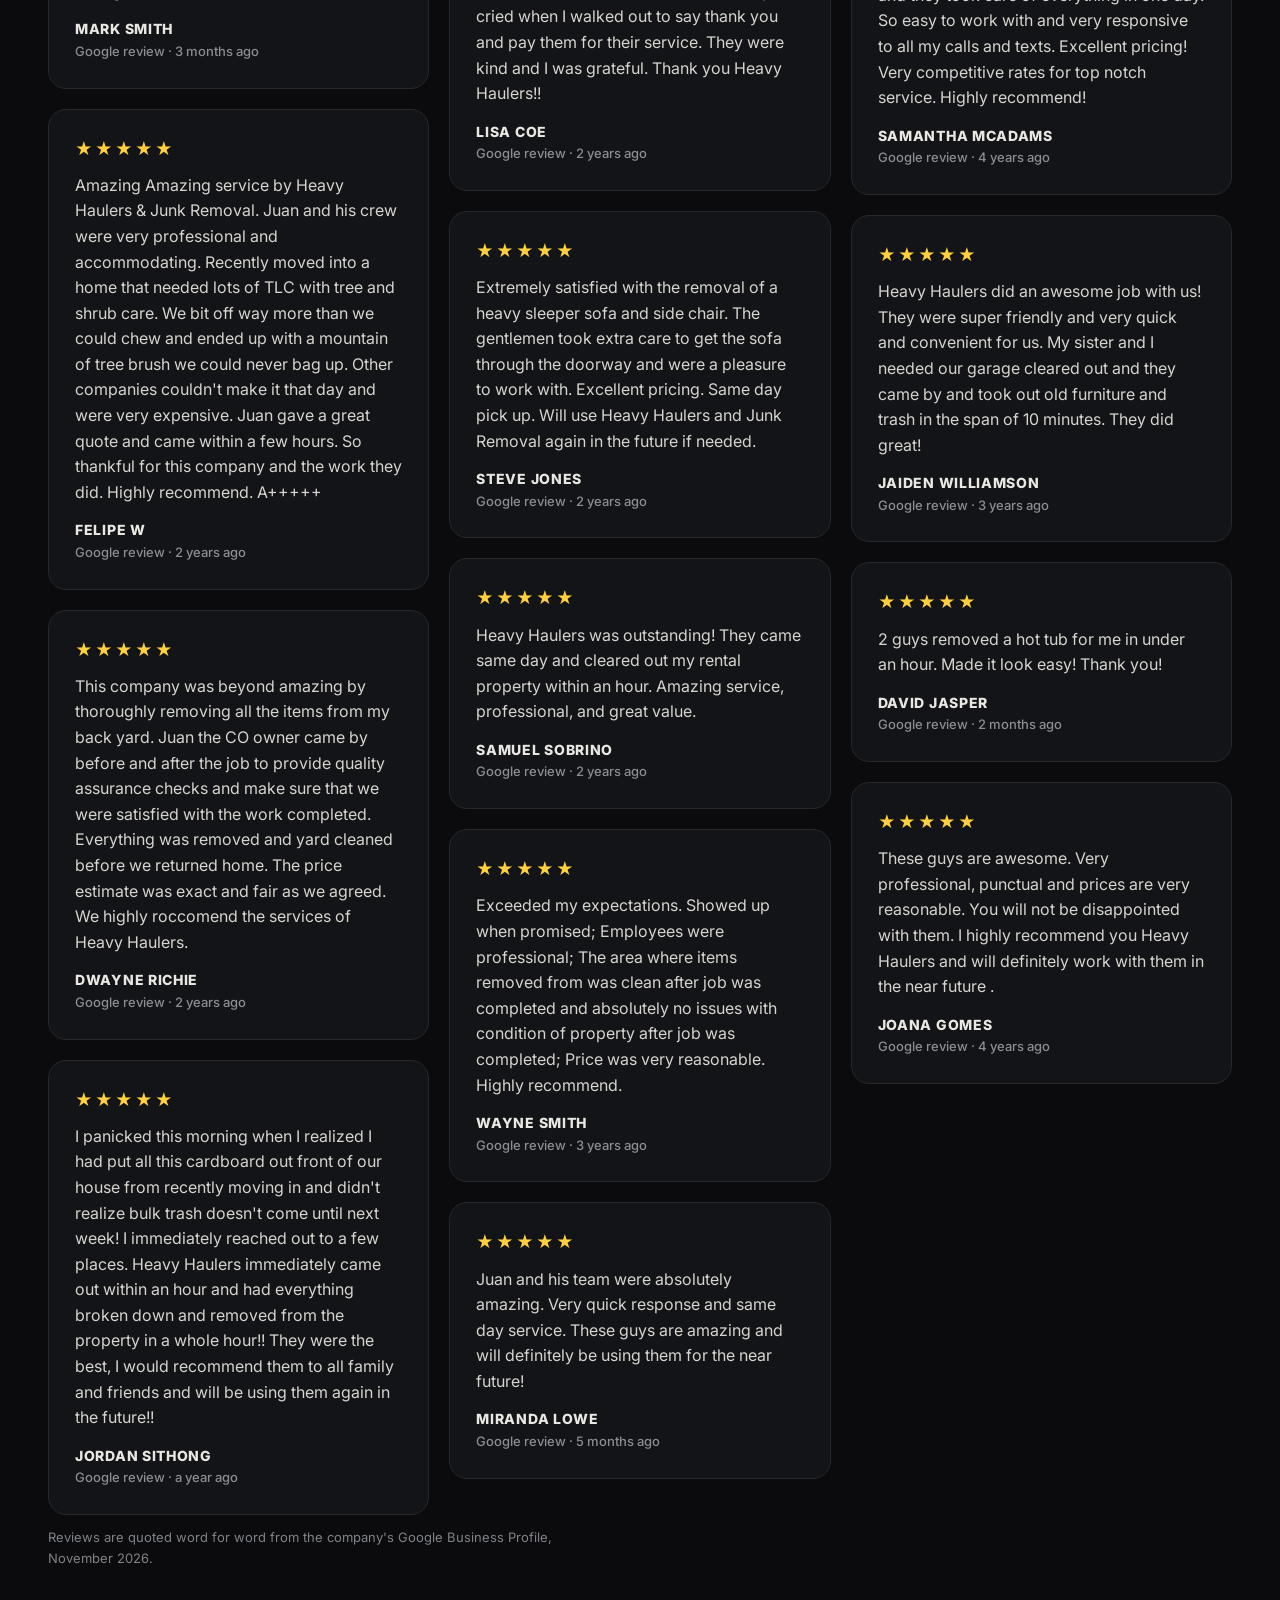
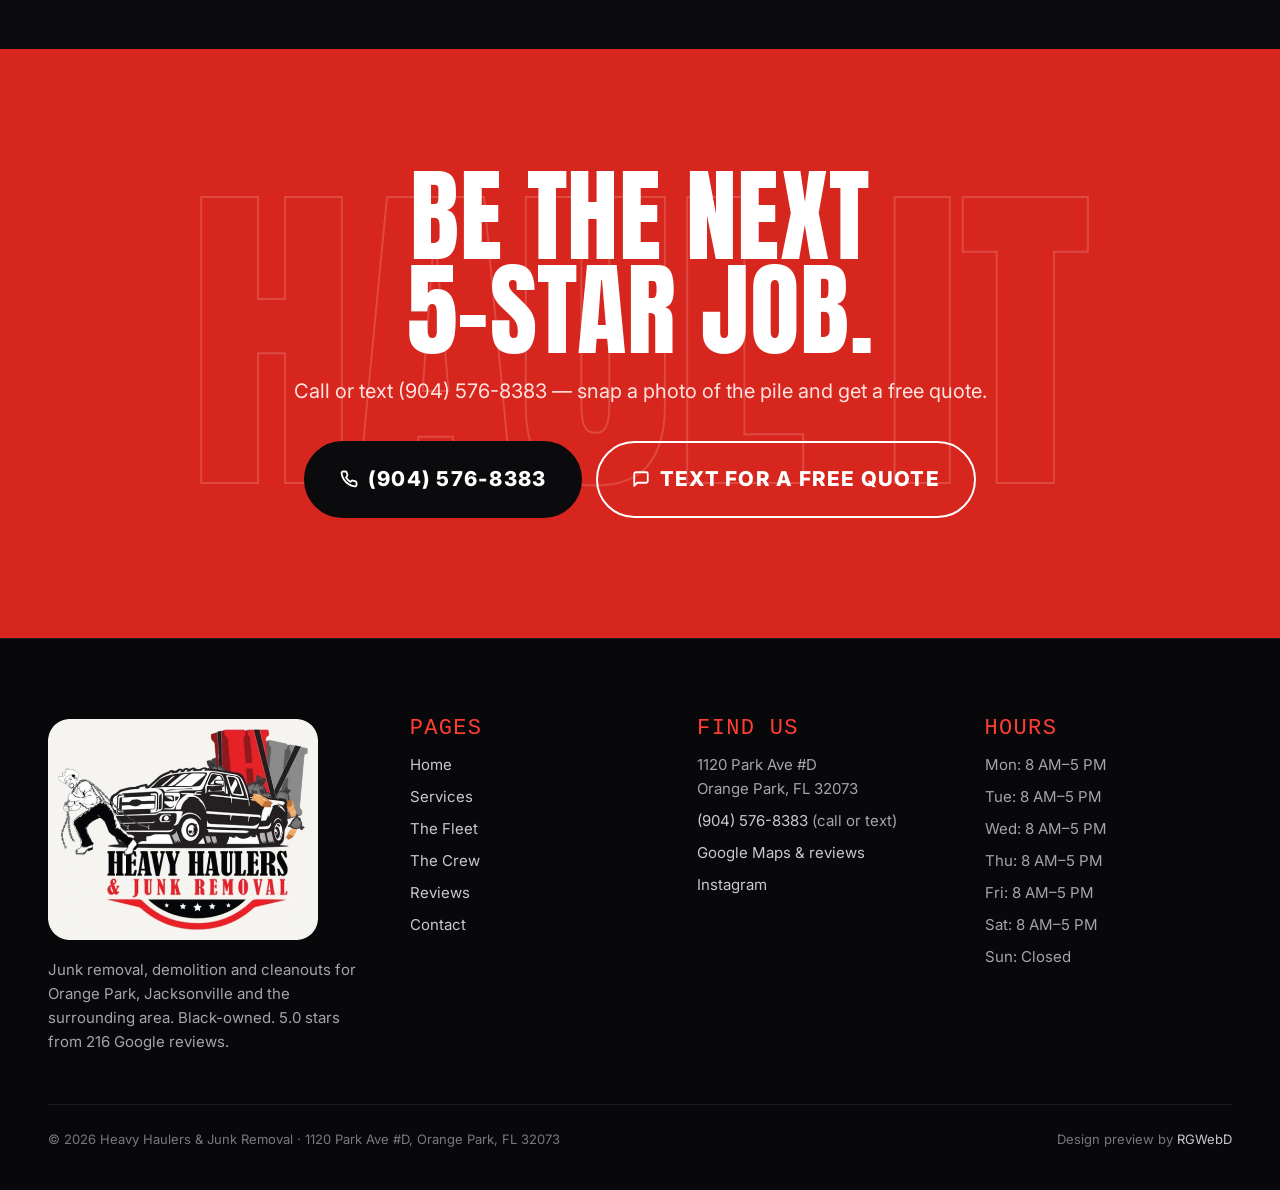
<file: docs/reviews.html>
<!doctype html>
<html lang="en">
<head>
<meta charset="utf-8">
<meta name="viewport" content="width=device-width, initial-scale=1, viewport-fit=cover">
<title>Reviews | 5.0 Stars from 216 Google Reviews — Heavy Haulers &amp; Junk Removal</title>
<meta name="description" content="Read what Orange Park and Jacksonville customers say about Heavy Haulers: 5.0 stars from 216 Google reviews. Junk removal, hot tubs, cleanouts and demolition.">
<link rel="canonical" href="https://rgwebd.github.io/heavyhaulers/reviews.html">
<meta name="theme-color" content="#0b0b0d">
<meta property="og:type" content="website"><meta property="og:site_name" content="Heavy Haulers &amp; Junk Removal">
<meta property="og:title" content="Reviews | 5.0 Stars from 216 Google Reviews — Heavy Haulers &amp; Junk Removal"><meta property="og:description" content="Read what Orange Park and Jacksonville customers say about Heavy Haulers: 5.0 stars from 216 Google reviews. Junk removal, hot tubs, cleanouts and demolition.">
<meta property="og:url" content="https://rgwebd.github.io/heavyhaulers/reviews.html"><meta property="og:image" content="https://rgwebd.github.io/heavyhaulers/og.jpg?v=4">
<meta property="og:image:width" content="1200"><meta property="og:image:height" content="630">
<meta name="twitter:card" content="summary_large_image"><meta name="twitter:title" content="Reviews | 5.0 Stars from 216 Google Reviews — Heavy Haulers &amp; Junk Removal">
<meta name="twitter:description" content="Read what Orange Park and Jacksonville customers say about Heavy Haulers: 5.0 stars from 216 Google reviews. Junk removal, hot tubs, cleanouts and demolition."><meta name="twitter:image" content="https://rgwebd.github.io/heavyhaulers/og.jpg?v=4">
<link rel="icon" href="brand/favicon.ico?v=4" sizes="any">
<link rel="icon" type="image/png" sizes="32x32" href="brand/favicon-32.png?v=4">
<link rel="icon" type="image/png" sizes="16x16" href="brand/favicon-16.png?v=4">
<link rel="apple-touch-icon" href="brand/icon-180.png?v=4">
<link rel="manifest" href="site.webmanifest">
<link rel="preconnect" href="https://fonts.googleapis.com"><link rel="preconnect" href="https://fonts.gstatic.com" crossorigin>
<link href="https://fonts.googleapis.com/css2?family=Anton&family=Inter:wght@400;500;600;700;800&family=Smokum&display=swap" rel="stylesheet">
<link rel="stylesheet" href="assets/site.css?v=4">
<script type="application/ld+json">{"@context": "https://schema.org", "@type": "HomeAndConstructionBusiness", "@id": "https://rgwebd.github.io/heavyhaulers/#business", "name": "Heavy Haulers & Junk Removal", "url": "https://rgwebd.github.io/heavyhaulers/", "telephone": "(904) 576-8383", "image": "https://rgwebd.github.io/heavyhaulers/img/crew.webp", "logo": "https://rgwebd.github.io/heavyhaulers/brand/logo-512.png", "description": "Junk removal, demolition, house and garage cleanouts, construction and yard debris removal, appliance, furniture and hot tub removal in Orange Park and the Jacksonville area. Black-owned. Call or text (904) 576-8383 for a free quote.", "address": {"@type": "PostalAddress", "streetAddress": "1120 Park Ave #D", "addressLocality": "Orange Park", "addressRegion": "FL", "postalCode": "32073", "addressCountry": "US"}, "geo": {"@type": "GeoCoordinates", "latitude": 30.1761335, "longitude": -81.7018916}, "hasMap": "https://www.google.com/maps/place/Heavy+Haulers+%26+Junk+Removal/@30.1761335,-81.7018916,17z/data=!3m1!4b1!4m6!3m5!1s0x2c8f717f820eb6c5:0x71e0117d2bfaf920!8m2!3d30.1761335!4d-81.7018916!16s%2Fg%2F11r_xhfyv7", "openingHoursSpecification": [{"@type": "OpeningHoursSpecification", "dayOfWeek": "Monday", "opens": "08:00", "closes": "17:00"}, {"@type": "OpeningHoursSpecification", "dayOfWeek": "Tuesday", "opens": "08:00", "closes": "17:00"}, {"@type": "OpeningHoursSpecification", "dayOfWeek": "Wednesday", "opens": "08:00", "closes": "17:00"}, {"@type": "OpeningHoursSpecification", "dayOfWeek": "Thursday", "opens": "08:00", "closes": "17:00"}, {"@type": "OpeningHoursSpecification", "dayOfWeek": "Friday", "opens": "08:00", "closes": "17:00"}, {"@type": "OpeningHoursSpecification", "dayOfWeek": "Saturday", "opens": "08:00", "closes": "17:00"}], "sameAs": ["https://www.google.com/maps/place/Heavy+Haulers+%26+Junk+Removal/@30.1761335,-81.7018916,17z/data=!3m1!4b1!4m6!3m5!1s0x2c8f717f820eb6c5:0x71e0117d2bfaf920!8m2!3d30.1761335!4d-81.7018916!16s%2Fg%2F11r_xhfyv7", "https://www.instagram.com/heavyhaulersandjunkremoval/"], "areaServed": [{"@type": "City", "name": "Orange Park, FL"}, {"@type": "City", "name": "Jacksonville, FL"}], "aggregateRating": {"@type": "AggregateRating", "ratingValue": "5.0", "bestRating": "5", "reviewCount": "216"}, "knowsAbout": ["Junk removal", "Demolition", "House cleanouts", "Garage cleanouts", "Construction debris removal", "Yard debris removal", "Appliance removal", "Furniture removal", "Hot tub removal"], "review": [{"@type": "Review", "author": {"@type": "Person", "name": "mark smith"}, "reviewRating": {"@type": "Rating", "ratingValue": "5", "bestRating": "5"}, "reviewBody": "OMGOSH, Juan & his crew were ABSOLUTELY AMAZING! We honestly wish we had before-and-after pictures because the difference was incredible. This was around June 2026, and we were in a really stressful situation with A LOT of stuff spread throughout a multigenerational house and property. Juan and his crew were quick, professional, respectful, and worked extremely hard from the moment they arrived. They never complained—not once. They just rolled up their sleeves, worked together, and got the mission accomplished. We were in a very tight spot and needed everything handled quickly, and they came through exactly when we needed them. Their teamwork, attitude, and work ethic were outstanding. They made an extremely stressful situation so much easier for us, and we are truly grateful for everything they did. If you need a crew that works hard, gets the job done, and treats you with respect, I HIGHLY recommend Juan and his crew! 5 stars doesn't feel like enough! ⭐⭐⭐⭐⭐", "publisher": {"@type": "Organization", "name": "Google"}}, {"@type": "Review", "author": {"@type": "Person", "name": "Felipe W"}, "reviewRating": {"@type": "Rating", "ratingValue": "5", "bestRating": "5"}, "reviewBody": "Amazing Amazing service by Heavy Haulers & Junk Removal. Juan and his crew were very professional and accommodating. Recently moved into a home that needed lots of TLC with tree and shrub care. We bit off way more than we could chew and ended up with a mountain of tree brush we could never bag up. Other companies couldn't make it that day and were very expensive. Juan gave a great quote and came within a few hours. So thankful for this company and the work they did. Highly recommend. A+++++", "publisher": {"@type": "Organization", "name": "Google"}}, {"@type": "Review", "author": {"@type": "Person", "name": "dwayne richie"}, "reviewRating": {"@type": "Rating", "ratingValue": "5", "bestRating": "5"}, "reviewBody": "This company was beyond amazing by thoroughly removing all the items  from my back yard. Juan the CO owner came by before and after the job to provide quality assurance checks and make sure that we were satisfied with the work completed. Everything was removed and yard cleaned before we returned home. The price estimate was exact and fair as we agreed. We highly roccomend the services of Heavy Haulers.", "publisher": {"@type": "Organization", "name": "Google"}}, {"@type": "Review", "author": {"@type": "Person", "name": "Jordan Sithong"}, "reviewRating": {"@type": "Rating", "ratingValue": "5", "bestRating": "5"}, "reviewBody": "I panicked this morning when I realized I had put all this cardboard out front of our house from recently moving in and didn't realize bulk trash doesn't come until next week! I immediately reached out to a few places. Heavy Haulers immediately came out within an hour and had everything broken down and removed from the property in a whole hour!! They were the best, I would recommend them to all family and friends and will be using them again in the future!!", "publisher": {"@type": "Organization", "name": "Google"}}, {"@type": "Review", "author": {"@type": "Person", "name": "Lisa Coe"}, "reviewRating": {"@type": "Rating", "ratingValue": "5", "bestRating": "5"}, "reviewBody": "My husband and I have been doing some work around the house and as teachers, we work during holidays. We had plans to get rid of a pile of old decking during our spring break. Well, my husband had a heart attack and is on bed rest for 6 months. I was trying to figure out how I could manage this on my own because I did not want to wait any longer to be rid of this wood pile and have our driveway back. I looked into renting trucks, trailers and even large dumpsters. Feeling overwhelmed, I looked for companies online that hauled off construction debris and noticed Heavy Haulers had some great Google reviews. They lived up to all of these reviews and more. I love the fact that I did not have to leave a message because they picked up on my call right away. I sent pictures of the pile and quickly received a quote, that was very reasonable, and a crew was out just a few hours later. What would have taken me at least a half days work just to load the debris and then a drive to the landfill to unload it, took them 30 minutes. I nearly cried when I walked out to say thank you and pay them for their service. They were kind and I was grateful. Thank you Heavy Haulers!!", "publisher": {"@type": "Organization", "name": "Google"}}, {"@type": "Review", "author": {"@type": "Person", "name": "Steve Jones"}, "reviewRating": {"@type": "Rating", "ratingValue": "5", "bestRating": "5"}, "reviewBody": "Extremely satisfied with the removal of a heavy sleeper sofa and side chair.  The gentlemen took extra care to get the sofa through the doorway and were a pleasure to work with.  Excellent pricing.  Same day pick up.  Will use Heavy Haulers and Junk Removal again in the future if needed.", "publisher": {"@type": "Organization", "name": "Google"}}, {"@type": "Review", "author": {"@type": "Person", "name": "Samuel Sobrino"}, "reviewRating": {"@type": "Rating", "ratingValue": "5", "bestRating": "5"}, "reviewBody": "Heavy Haulers was outstanding! They came same day and cleared out my rental property within an hour. Amazing service, professional, and great value.", "publisher": {"@type": "Organization", "name": "Google"}}, {"@type": "Review", "author": {"@type": "Person", "name": "Wayne Smith"}, "reviewRating": {"@type": "Rating", "ratingValue": "5", "bestRating": "5"}, "reviewBody": "Exceeded my expectations. Showed up when promised; Employees were professional; The area where items removed from was clean after job was completed and absolutely no issues with condition of property after job was completed; Price was very reasonable. Highly recommend.", "publisher": {"@type": "Organization", "name": "Google"}}, {"@type": "Review", "author": {"@type": "Person", "name": "Miranda Lowe"}, "reviewRating": {"@type": "Rating", "ratingValue": "5", "bestRating": "5"}, "reviewBody": "Juan and his team were absolutely amazing. Very quick response and same day service. These guys are amazing and will definitely be using them for the near future!", "publisher": {"@type": "Organization", "name": "Google"}}, {"@type": "Review", "author": {"@type": "Person", "name": "Carrie Fernandez"}, "reviewRating": {"@type": "Rating", "ratingValue": "5", "bestRating": "5"}, "reviewBody": "We needed a fast pickup of a ton of junk, and Juan and his guys came the same day and did a very thorough job! We'll be using them again.", "publisher": {"@type": "Organization", "name": "Google"}}, {"@type": "Review", "author": {"@type": "Person", "name": "Alice Conte"}, "reviewRating": {"@type": "Rating", "ratingValue": "5", "bestRating": "5"}, "reviewBody": "They did an amazing job of removing my hot tub from an enclosed screened porch. There were several unexpected issues and they handled them very professionally.", "publisher": {"@type": "Organization", "name": "Google"}}, {"@type": "Review", "author": {"@type": "Person", "name": "Samantha McAdams"}, "reviewRating": {"@type": "Rating", "ratingValue": "5", "bestRating": "5"}, "reviewBody": "Heavy Haulers are the absolute best! They were hauling our debris off site within 24 hrs of calling them. We had a big project and they took care of everything in one day. So easy to work with and very responsive to all my calls and texts. Excellent pricing! Very competitive rates for top notch service. Highly recommend!", "publisher": {"@type": "Organization", "name": "Google"}}, {"@type": "Review", "author": {"@type": "Person", "name": "Jaiden Williamson"}, "reviewRating": {"@type": "Rating", "ratingValue": "5", "bestRating": "5"}, "reviewBody": "Heavy Haulers did an awesome job with us! They were super friendly and very quick and convenient for us. My sister and I needed our garage cleared out and they came by and took out old furniture and trash in the span of 10 minutes. They did great!", "publisher": {"@type": "Organization", "name": "Google"}}, {"@type": "Review", "author": {"@type": "Person", "name": "David Jasper"}, "reviewRating": {"@type": "Rating", "ratingValue": "5", "bestRating": "5"}, "reviewBody": "2 guys removed a hot tub for me in under an hour. Made it look easy! Thank you!", "publisher": {"@type": "Organization", "name": "Google"}}, {"@type": "Review", "author": {"@type": "Person", "name": "Joana Gomes"}, "reviewRating": {"@type": "Rating", "ratingValue": "5", "bestRating": "5"}, "reviewBody": "These guys are awesome. Very professional, punctual and prices are very reasonable. You will not be disappointed with them. I highly recommend you  Heavy Haulers and will definitely work with them in the near future .", "publisher": {"@type": "Organization", "name": "Google"}}]}</script>
<script type="application/ld+json">{"@context": "https://schema.org", "@type": "BreadcrumbList", "itemListElement": [{"@type": "ListItem", "position": 1, "name": "Home", "item": "https://rgwebd.github.io/heavyhaulers/"}, {"@type": "ListItem", "position": 2, "name": "Reviews", "item": "https://rgwebd.github.io/heavyhaulers/reviews.html"}]}</script>
<script src="https://cosmiccallers.lovable.app/demo-track.js" data-demo="heavyhaulers" defer></script>
</head>
<body>
<a class="skip" href="#main">Skip to content</a>
<div class="progress" aria-hidden="true"></div>
<header class="nav" role="banner">
  <a class="brand" href="index.html" aria-label="Heavy Haulers &amp; Junk Removal home"><img src="brand/logo-plate-480.webp?v=4" width="514" height="421" alt="Heavy Haulers &amp; Junk Removal logo — cowboy pulling a pickup by a chain"></a>
  <nav aria-label="Main"><ul><li><a href="services.html">Services</a></li><li><a href="fleet.html">The Fleet</a></li><li><a href="crew.html">The Crew</a></li><li><a href="reviews.html" aria-current="page">Reviews</a></li><li><a href="contact.html">Contact</a></li></ul></nav>
  <div class="ctas"><a class="btn sm ghost" href="sms:+19045768383"><svg viewBox="0 0 24 24" fill="none" stroke="currentColor" stroke-width="2.4" stroke-linecap="round" stroke-linejoin="round" aria-hidden="true"><path d="M21 15a2 2 0 0 1-2 2H7l-4 4V5a2 2 0 0 1 2-2h14a2 2 0 0 1 2 2z"/></svg>Text</a><a class="btn sm" href="tel:+19045768383" data-magnet><svg viewBox="0 0 24 24" fill="none" stroke="currentColor" stroke-width="2.4" stroke-linecap="round" stroke-linejoin="round" aria-hidden="true"><path d="M22 16.9v3a2 2 0 0 1-2.2 2 19.8 19.8 0 0 1-8.6-3.1 19.5 19.5 0 0 1-6-6A19.8 19.8 0 0 1 2.1 4.2 2 2 0 0 1 4.1 2h3a2 2 0 0 1 2 1.7c.1 1 .4 1.9.7 2.8a2 2 0 0 1-.5 2.1L8 9.9a16 16 0 0 0 6 6l1.3-1.3a2 2 0 0 1 2.1-.4c.9.3 1.8.6 2.8.7a2 2 0 0 1 1.7 2z"/></svg>(904) 576-8383</a></div>
  <button class="burger" aria-label="Menu" aria-expanded="false" aria-controls="mmenu"><span></span><span></span><span></span></button>
</header>
<div class="mmenu" id="mmenu" aria-hidden="true"><a href="index.html">Home</a><a href="services.html">Services</a><a href="fleet.html">The Fleet</a><a href="crew.html">The Crew</a><a href="reviews.html" aria-current="page">Reviews</a><a href="contact.html">Contact</a>
  <div class="mm-meta"><a class="btn" href="tel:+19045768383" style="font-family:var(--body);font-size:16px;margin-bottom:12px"><svg viewBox="0 0 24 24" fill="none" stroke="currentColor" stroke-width="2.4" stroke-linecap="round" stroke-linejoin="round" aria-hidden="true"><path d="M22 16.9v3a2 2 0 0 1-2.2 2 19.8 19.8 0 0 1-8.6-3.1 19.5 19.5 0 0 1-6-6A19.8 19.8 0 0 1 2.1 4.2 2 2 0 0 1 4.1 2h3a2 2 0 0 1 2 1.7c.1 1 .4 1.9.7 2.8a2 2 0 0 1-.5 2.1L8 9.9a16 16 0 0 0 6 6l1.3-1.3a2 2 0 0 1 2.1-.4c.9.3 1.8.6 2.8.7a2 2 0 0 1 1.7 2z"/></svg>Call (904) 576-8383</a><br>1120 Park Ave #D, Orange Park, FL 32073<br>Mon–Sat 8 AM–5 PM · Sun closed</div>
</div>
<main id="main">
<section class="phero"><div class="bigtype" aria-hidden="true" data-speed="-0.08">5.0</div>
  <div class="wrap"><div class="crumbs"><a href="index.html">Home</a> / <span aria-current="page">Reviews</span></div>
    <p class="kicker">Straight from Google</p><h1 data-split>Don't take <span class="red">our</span> word.</h1>
    <div class="rsum rv-up"><div class="big">5.0</div><div><div class="stars" aria-hidden="true">★★★★★</div><div style="font-weight:700">216 Google reviews</div>
      <a href="https://www.google.com/maps/place/Heavy+Haulers+%26+Junk+Removal/@30.1761335,-81.7018916,17z/data=!3m1!4b1!4m6!3m5!1s0x2c8f717f820eb6c5:0x71e0117d2bfaf920!8m2!3d30.1761335!4d-81.7018916!16s%2Fg%2F11r_xhfyv7" target="_blank" rel="noopener" style="color:var(--red2);font-weight:700">Read them all on Google →</a></div></div>
    <p style="margin-top:28px;color:#9a9da3;font-size:14px;letter-spacing:.06em;text-transform:uppercase;font-weight:700">What reviewers mention most</p>
    <div class="topics rv-up"><span>friendly staff <b>55</b></span><span>friendly crew</span><span>hot tub removal</span><span>house clearing</span><span>online quote</span><span>easy scheduling</span><span>no hidden fees</span><span>cleanliness</span><span>upfront pricing</span><span>careful handling</span></div>
  </div></section>
<section class="pad-s"><div class="wrap"><p class="kicker">A few of the 216</p><div class="masonry"><article class="rv rv-up"><div class="stars" aria-label="5 out of 5 stars">★★★★★</div><p>OMGOSH, Juan &amp; his crew were ABSOLUTELY AMAZING! We honestly wish we had before-and-after pictures because the difference was incredible. This was around June 2026, and we were in a really stressful situation with A LOT of stuff spread throughout a multigenerational house and property. Juan and his crew were quick, professional, respectful, and worked extremely hard from the moment they arrived. They never complained—not once. They just rolled up their sleeves, worked together, and got the mission accomplished. We were in a very tight spot and needed everything handled quickly, and they came through exactly when we needed them. Their teamwork, attitude, and work ethic were outstanding. They made an extremely stressful situation so much easier for us, and we are truly grateful for everything they did. If you need a crew that works hard, gets the job done, and treats you with respect, I HIGHLY recommend Juan and his crew! 5 stars doesn&#x27;t feel like enough! ⭐⭐⭐⭐⭐</p>
<div class="who">mark smith<small>Google review · 3 months ago</small></div></article><article class="rv rv-up"><div class="stars" aria-label="5 out of 5 stars">★★★★★</div><p>Amazing Amazing service by Heavy Haulers &amp; Junk Removal. Juan and his crew were very professional and accommodating. Recently moved into a home that needed lots of TLC with tree and shrub care. We bit off way more than we could chew and ended up with a mountain of tree brush we could never bag up. Other companies couldn&#x27;t make it that day and were very expensive. Juan gave a great quote and came within a few hours. So thankful for this company and the work they did. Highly recommend. A+++++</p>
<div class="who">Felipe W<small>Google review · 2 years ago</small></div></article><article class="rv rv-up"><div class="stars" aria-label="5 out of 5 stars">★★★★★</div><p>This company was beyond amazing by thoroughly removing all the items  from my back yard. Juan the CO owner came by before and after the job to provide quality assurance checks and make sure that we were satisfied with the work completed. Everything was removed and yard cleaned before we returned home. The price estimate was exact and fair as we agreed. We highly roccomend the services of Heavy Haulers.</p>
<div class="who">dwayne richie<small>Google review · 2 years ago</small></div></article><article class="rv rv-up"><div class="stars" aria-label="5 out of 5 stars">★★★★★</div><p>I panicked this morning when I realized I had put all this cardboard out front of our house from recently moving in and didn&#x27;t realize bulk trash doesn&#x27;t come until next week! I immediately reached out to a few places. Heavy Haulers immediately came out within an hour and had everything broken down and removed from the property in a whole hour!! They were the best, I would recommend them to all family and friends and will be using them again in the future!!</p>
<div class="who">Jordan Sithong<small>Google review · a year ago</small></div></article><article class="rv rv-up"><div class="stars" aria-label="5 out of 5 stars">★★★★★</div><p>My husband and I have been doing some work around the house and as teachers, we work during holidays. We had plans to get rid of a pile of old decking during our spring break. Well, my husband had a heart attack and is on bed rest for 6 months. I was trying to figure out how I could manage this on my own because I did not want to wait any longer to be rid of this wood pile and have our driveway back. I looked into renting trucks, trailers and even large dumpsters. Feeling overwhelmed, I looked for companies online that hauled off construction debris and noticed Heavy Haulers had some great Google reviews. They lived up to all of these reviews and more. I love the fact that I did not have to leave a message because they picked up on my call right away. I sent pictures of the pile and quickly received a quote, that was very reasonable, and a crew was out just a few hours later. What would have taken me at least a half days work just to load the debris and then a drive to the landfill to unload it, took them 30 minutes. I nearly cried when I walked out to say thank you and pay them for their service. They were kind and I was grateful. Thank you Heavy Haulers!!</p>
<div class="who">Lisa Coe<small>Google review · 2 years ago</small></div></article><article class="rv rv-up"><div class="stars" aria-label="5 out of 5 stars">★★★★★</div><p>Extremely satisfied with the removal of a heavy sleeper sofa and side chair.  The gentlemen took extra care to get the sofa through the doorway and were a pleasure to work with.  Excellent pricing.  Same day pick up.  Will use Heavy Haulers and Junk Removal again in the future if needed.</p>
<div class="who">Steve Jones<small>Google review · 2 years ago</small></div></article><article class="rv rv-up"><div class="stars" aria-label="5 out of 5 stars">★★★★★</div><p>Heavy Haulers was outstanding! They came same day and cleared out my rental property within an hour. Amazing service, professional, and great value.</p>
<div class="who">Samuel Sobrino<small>Google review · 2 years ago</small></div></article><article class="rv rv-up"><div class="stars" aria-label="5 out of 5 stars">★★★★★</div><p>Exceeded my expectations. Showed up when promised; Employees were professional; The area where items removed from was clean after job was completed and absolutely no issues with condition of property after job was completed; Price was very reasonable. Highly recommend.</p>
<div class="who">Wayne Smith<small>Google review · 3 years ago</small></div></article><article class="rv rv-up"><div class="stars" aria-label="5 out of 5 stars">★★★★★</div><p>Juan and his team were absolutely amazing. Very quick response and same day service. These guys are amazing and will definitely be using them for the near future!</p>
<div class="who">Miranda Lowe<small>Google review · 5 months ago</small></div></article><article class="rv rv-up"><div class="stars" aria-label="5 out of 5 stars">★★★★★</div><p>We needed a fast pickup of a ton of junk, and Juan and his guys came the same day and did a very thorough job! We&#x27;ll be using them again.</p>
<div class="who">Carrie Fernandez<small>Google review · 5 months ago</small></div></article><article class="rv rv-up"><div class="stars" aria-label="5 out of 5 stars">★★★★★</div><p>They did an amazing job of removing my hot tub from an enclosed screened porch. There were several unexpected issues and they handled them very professionally.</p>
<div class="who">Alice Conte<small>Google review · 5 months ago</small></div></article><article class="rv rv-up"><div class="stars" aria-label="5 out of 5 stars">★★★★★</div><p>Heavy Haulers are the absolute best! They were hauling our debris off site within 24 hrs of calling them. We had a big project and they took care of everything in one day. So easy to work with and very responsive to all my calls and texts. Excellent pricing! Very competitive rates for top notch service. Highly recommend!</p>
<div class="who">Samantha McAdams<small>Google review · 4 years ago</small></div></article><article class="rv rv-up"><div class="stars" aria-label="5 out of 5 stars">★★★★★</div><p>Heavy Haulers did an awesome job with us! They were super friendly and very quick and convenient for us. My sister and I needed our garage cleared out and they came by and took out old furniture and trash in the span of 10 minutes. They did great!</p>
<div class="who">Jaiden Williamson<small>Google review · 3 years ago</small></div></article><article class="rv rv-up"><div class="stars" aria-label="5 out of 5 stars">★★★★★</div><p>2 guys removed a hot tub for me in under an hour. Made it look easy! Thank you!</p>
<div class="who">David Jasper<small>Google review · 2 months ago</small></div></article><article class="rv rv-up"><div class="stars" aria-label="5 out of 5 stars">★★★★★</div><p>These guys are awesome. Very professional, punctual and prices are very reasonable. You will not be disappointed with them. I highly recommend you  Heavy Haulers and will definitely work with them in the near future .</p>
<div class="who">Joana Gomes<small>Google review · 4 years ago</small></div></article></div>
  <p class="note">Reviews are quoted word for word from the company's Google Business Profile, November 2026.</p></div></section>
<section class="cta-band pad" aria-label="Get a free quote">
  <div class="bigtype" aria-hidden="true">HAUL IT</div>
  <div class="wrap"><h2 class="rv-up">Be the next<br>5-star job.</h2><p class="rv-up">Call or text (904) 576-8383 — snap a photo of the pile and get a free quote.</p>
  <div class="acts rv-up"><a class="btn xl" href="tel:+19045768383" data-magnet><svg viewBox="0 0 24 24" fill="none" stroke="currentColor" stroke-width="2.4" stroke-linecap="round" stroke-linejoin="round" aria-hidden="true"><path d="M22 16.9v3a2 2 0 0 1-2.2 2 19.8 19.8 0 0 1-8.6-3.1 19.5 19.5 0 0 1-6-6A19.8 19.8 0 0 1 2.1 4.2 2 2 0 0 1 4.1 2h3a2 2 0 0 1 2 1.7c.1 1 .4 1.9.7 2.8a2 2 0 0 1-.5 2.1L8 9.9a16 16 0 0 0 6 6l1.3-1.3a2 2 0 0 1 2.1-.4c.9.3 1.8.6 2.8.7a2 2 0 0 1 1.7 2z"/></svg>(904) 576-8383</a><a class="btn xl ghost" href="sms:+19045768383"><svg viewBox="0 0 24 24" fill="none" stroke="currentColor" stroke-width="2.4" stroke-linecap="round" stroke-linejoin="round" aria-hidden="true"><path d="M21 15a2 2 0 0 1-2 2H7l-4 4V5a2 2 0 0 1 2-2h14a2 2 0 0 1 2 2z"/></svg>Text for a free quote</a></div></div>
</section>
</main><footer>
  <div class="wrap">
    <div class="fgrid">
      <div><img class="flogo" src="brand/logo-plate-480.webp?v=4" width="514" height="421" alt="Heavy Haulers &amp; Junk Removal logo" loading="lazy">
        <p>Junk removal, demolition and cleanouts for Orange Park, Jacksonville and the surrounding area. Black-owned. 5.0 stars from 216 Google reviews.</p></div>
      <div><h4>Pages</h4><ul><li><a href="index.html">Home</a></li><li><a href="services.html">Services</a></li><li><a href="fleet.html">The Fleet</a></li><li><a href="crew.html">The Crew</a></li><li><a href="reviews.html">Reviews</a></li><li><a href="contact.html">Contact</a></li></ul></div>
      <div><h4>Find us</h4><ul><li>1120 Park Ave #D<br>Orange Park, FL 32073</li>
        <li><a href="tel:+19045768383">(904) 576-8383</a> (call or text)</li>
        <li><a href="https://www.google.com/maps/place/Heavy+Haulers+%26+Junk+Removal/@30.1761335,-81.7018916,17z/data=!3m1!4b1!4m6!3m5!1s0x2c8f717f820eb6c5:0x71e0117d2bfaf920!8m2!3d30.1761335!4d-81.7018916!16s%2Fg%2F11r_xhfyv7" target="_blank" rel="noopener">Google Maps &amp; reviews</a></li>
        <li><a href="https://www.instagram.com/heavyhaulersandjunkremoval/" target="_blank" rel="noopener">Instagram</a></li></ul></div>
      <div><h4>Hours</h4><ul><li>Mon: 8 AM–5 PM</li><li>Tue: 8 AM–5 PM</li><li>Wed: 8 AM–5 PM</li><li>Thu: 8 AM–5 PM</li><li>Fri: 8 AM–5 PM</li><li>Sat: 8 AM–5 PM</li><li>Sun: Closed</li></ul></div>
    </div>
    <div class="fbase"><span>© 2026 Heavy Haulers &amp; Junk Removal · 1120 Park Ave #D, Orange Park, FL 32073</span><span>Design preview by <a href="https://rgwebd.github.io/rgwebd/" target="_blank" rel="noopener">RGWebD</a></span></div>
  </div>
</footer>
<div class="mbar" role="region" aria-label="Quick contact"><a class="btn" href="tel:+19045768383"><svg viewBox="0 0 24 24" fill="none" stroke="currentColor" stroke-width="2.4" stroke-linecap="round" stroke-linejoin="round" aria-hidden="true"><path d="M22 16.9v3a2 2 0 0 1-2.2 2 19.8 19.8 0 0 1-8.6-3.1 19.5 19.5 0 0 1-6-6A19.8 19.8 0 0 1 2.1 4.2 2 2 0 0 1 4.1 2h3a2 2 0 0 1 2 1.7c.1 1 .4 1.9.7 2.8a2 2 0 0 1-.5 2.1L8 9.9a16 16 0 0 0 6 6l1.3-1.3a2 2 0 0 1 2.1-.4c.9.3 1.8.6 2.8.7a2 2 0 0 1 1.7 2z"/></svg>Call</a><a class="btn ghost" href="sms:+19045768383"><svg viewBox="0 0 24 24" fill="none" stroke="currentColor" stroke-width="2.4" stroke-linecap="round" stroke-linejoin="round" aria-hidden="true"><path d="M21 15a2 2 0 0 1-2 2H7l-4 4V5a2 2 0 0 1 2-2h14a2 2 0 0 1 2 2z"/></svg>Text a photo</a></div>
<div class="pill" role="note">Design preview by <a href="https://rgwebd.github.io/rgwebd/" target="_blank" rel="noopener">RGWebD</a><button type="button" aria-label="Dismiss preview note">×</button></div>
<script>window.HH_HOURS={"Mo": ["08:00", "17:00"], "Tu": ["08:00", "17:00"], "We": ["08:00", "17:00"], "Th": ["08:00", "17:00"], "Fr": ["08:00", "17:00"], "Sa": ["08:00", "17:00"]};</script>
<script src="assets/site.js?v=4" defer></script>
</body></html>
</file>
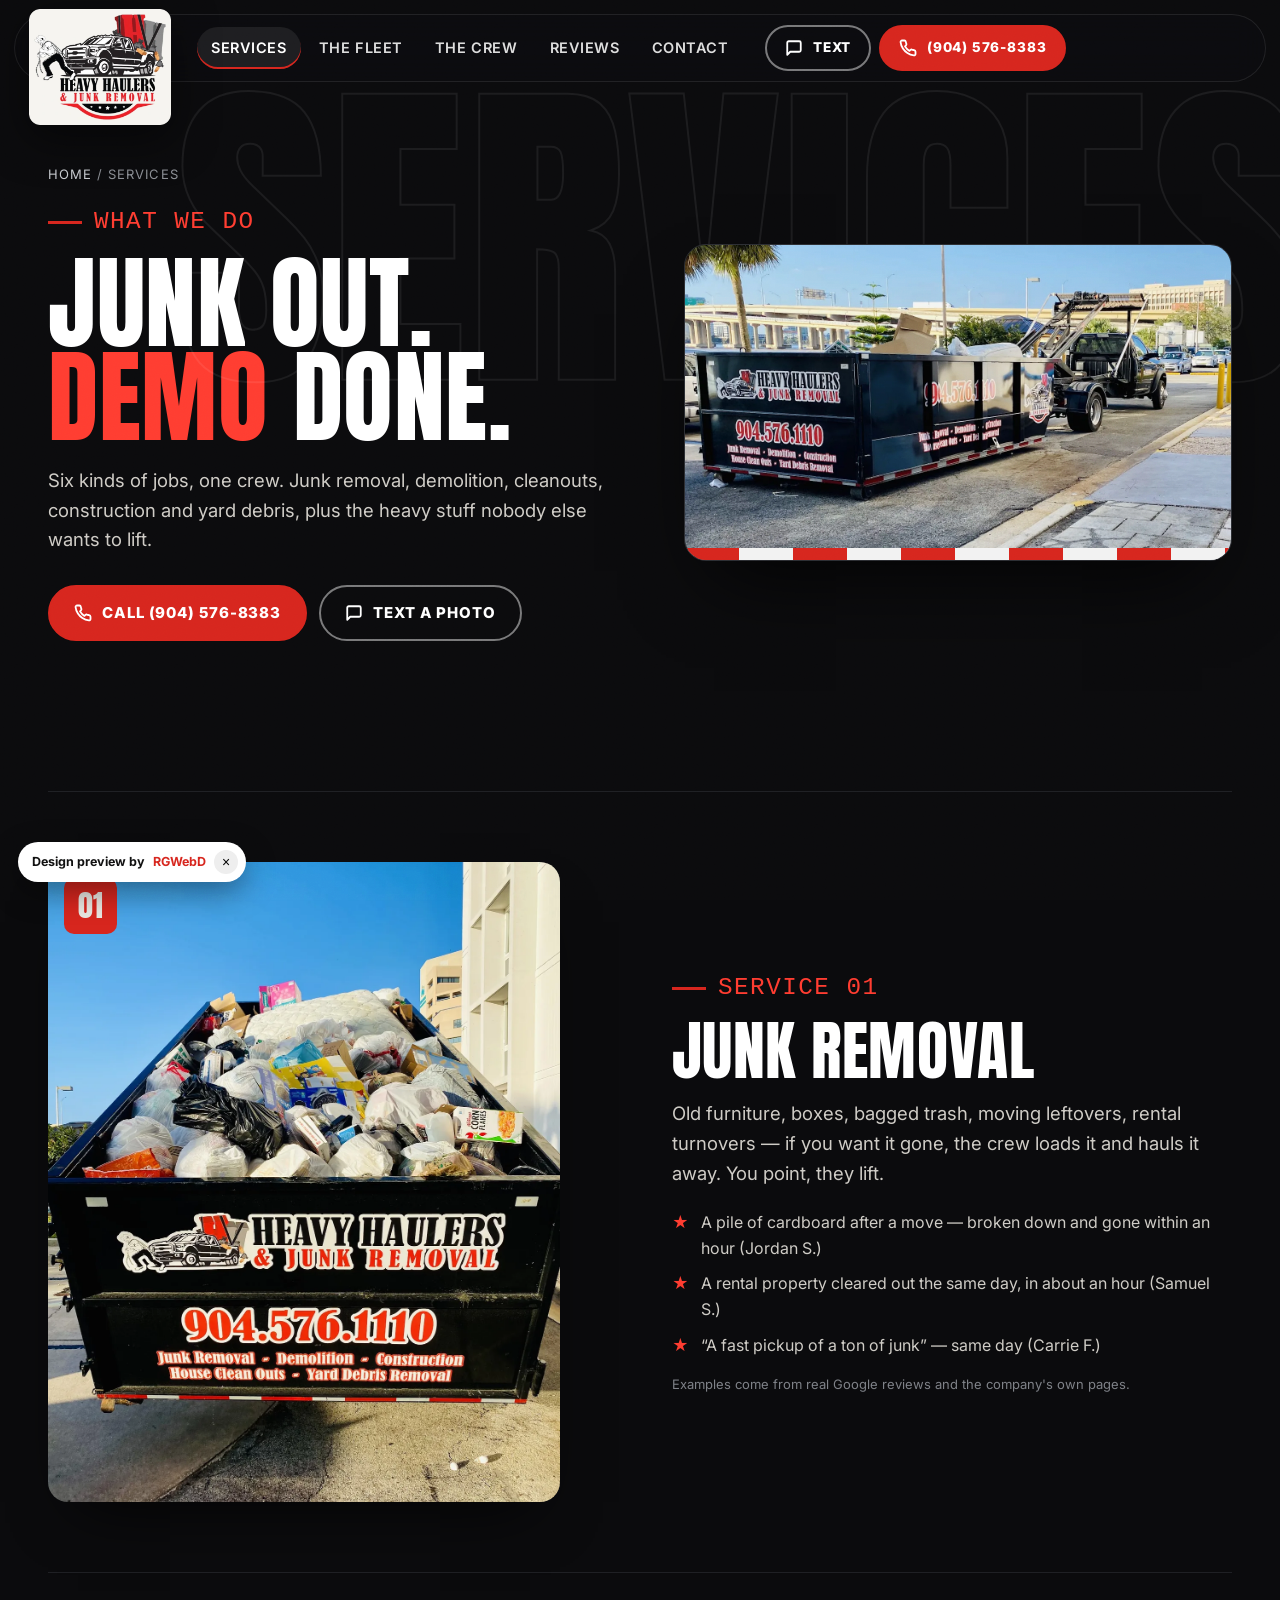
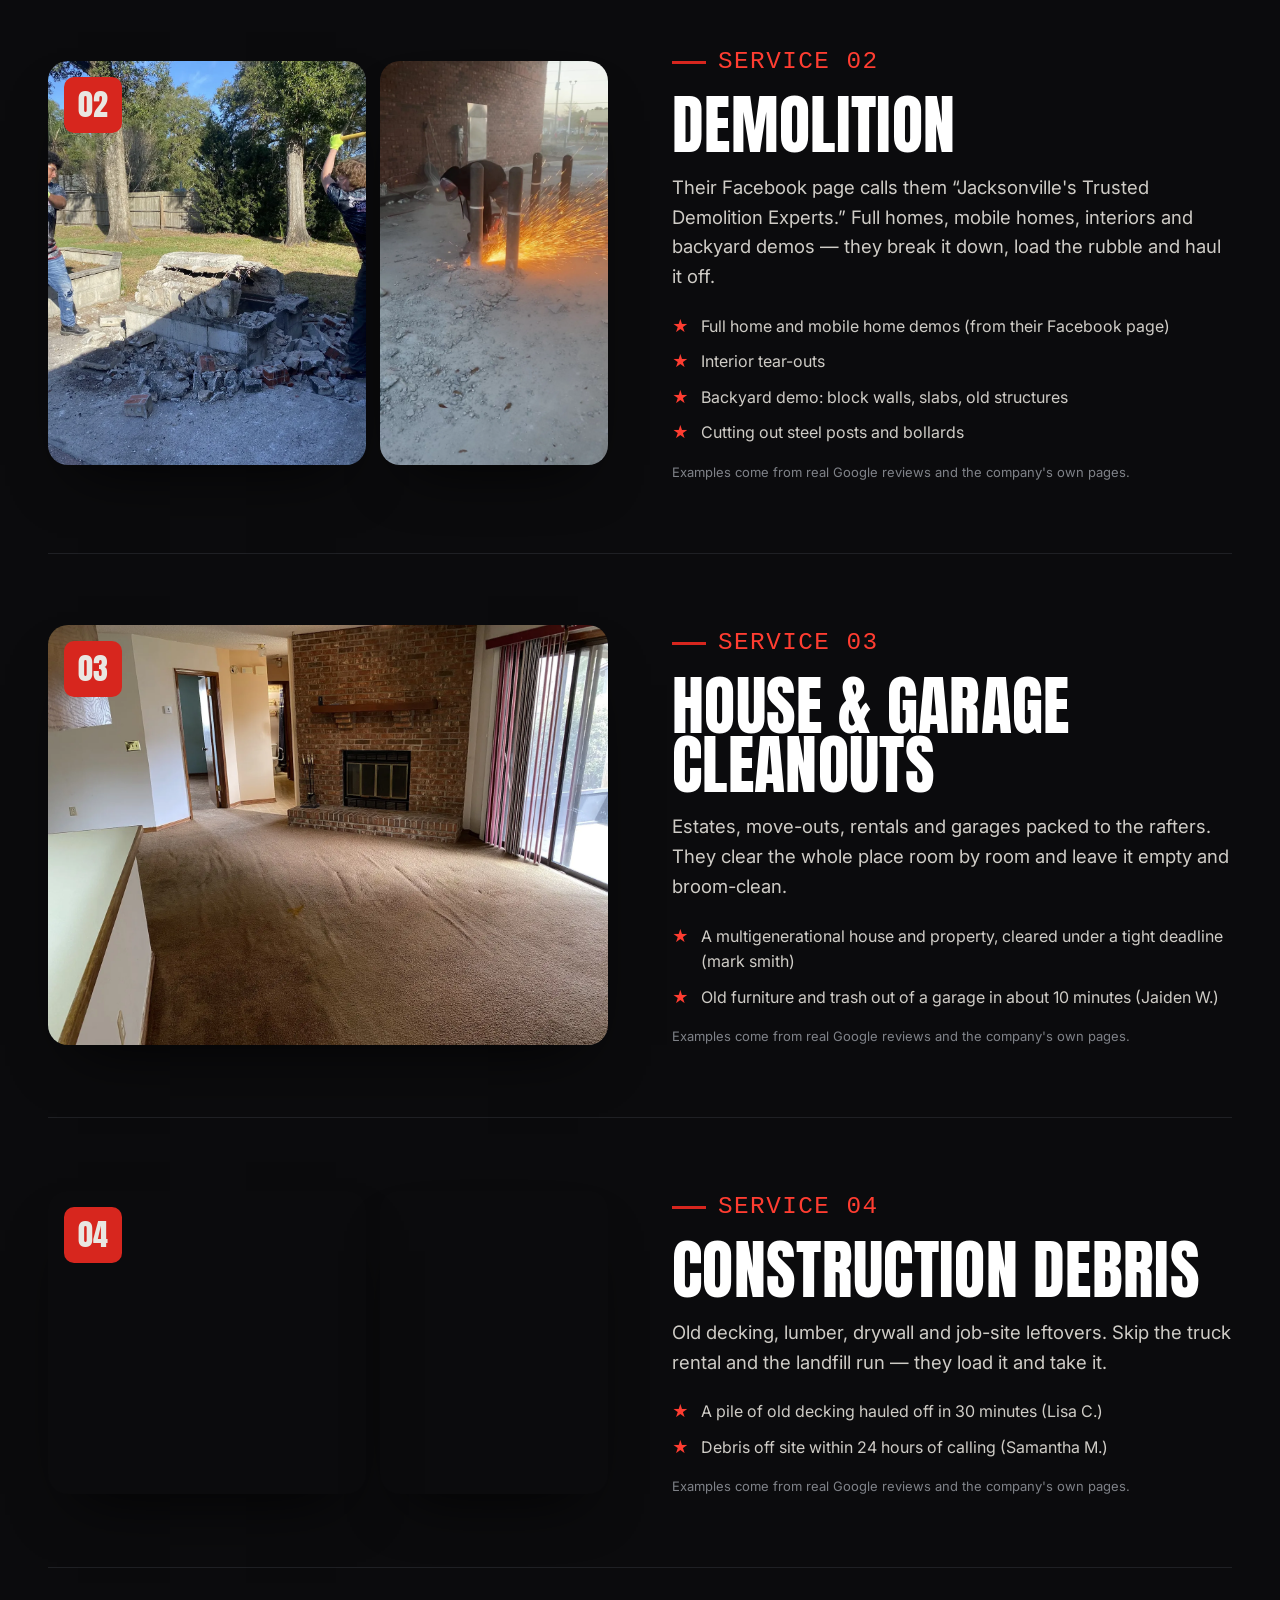
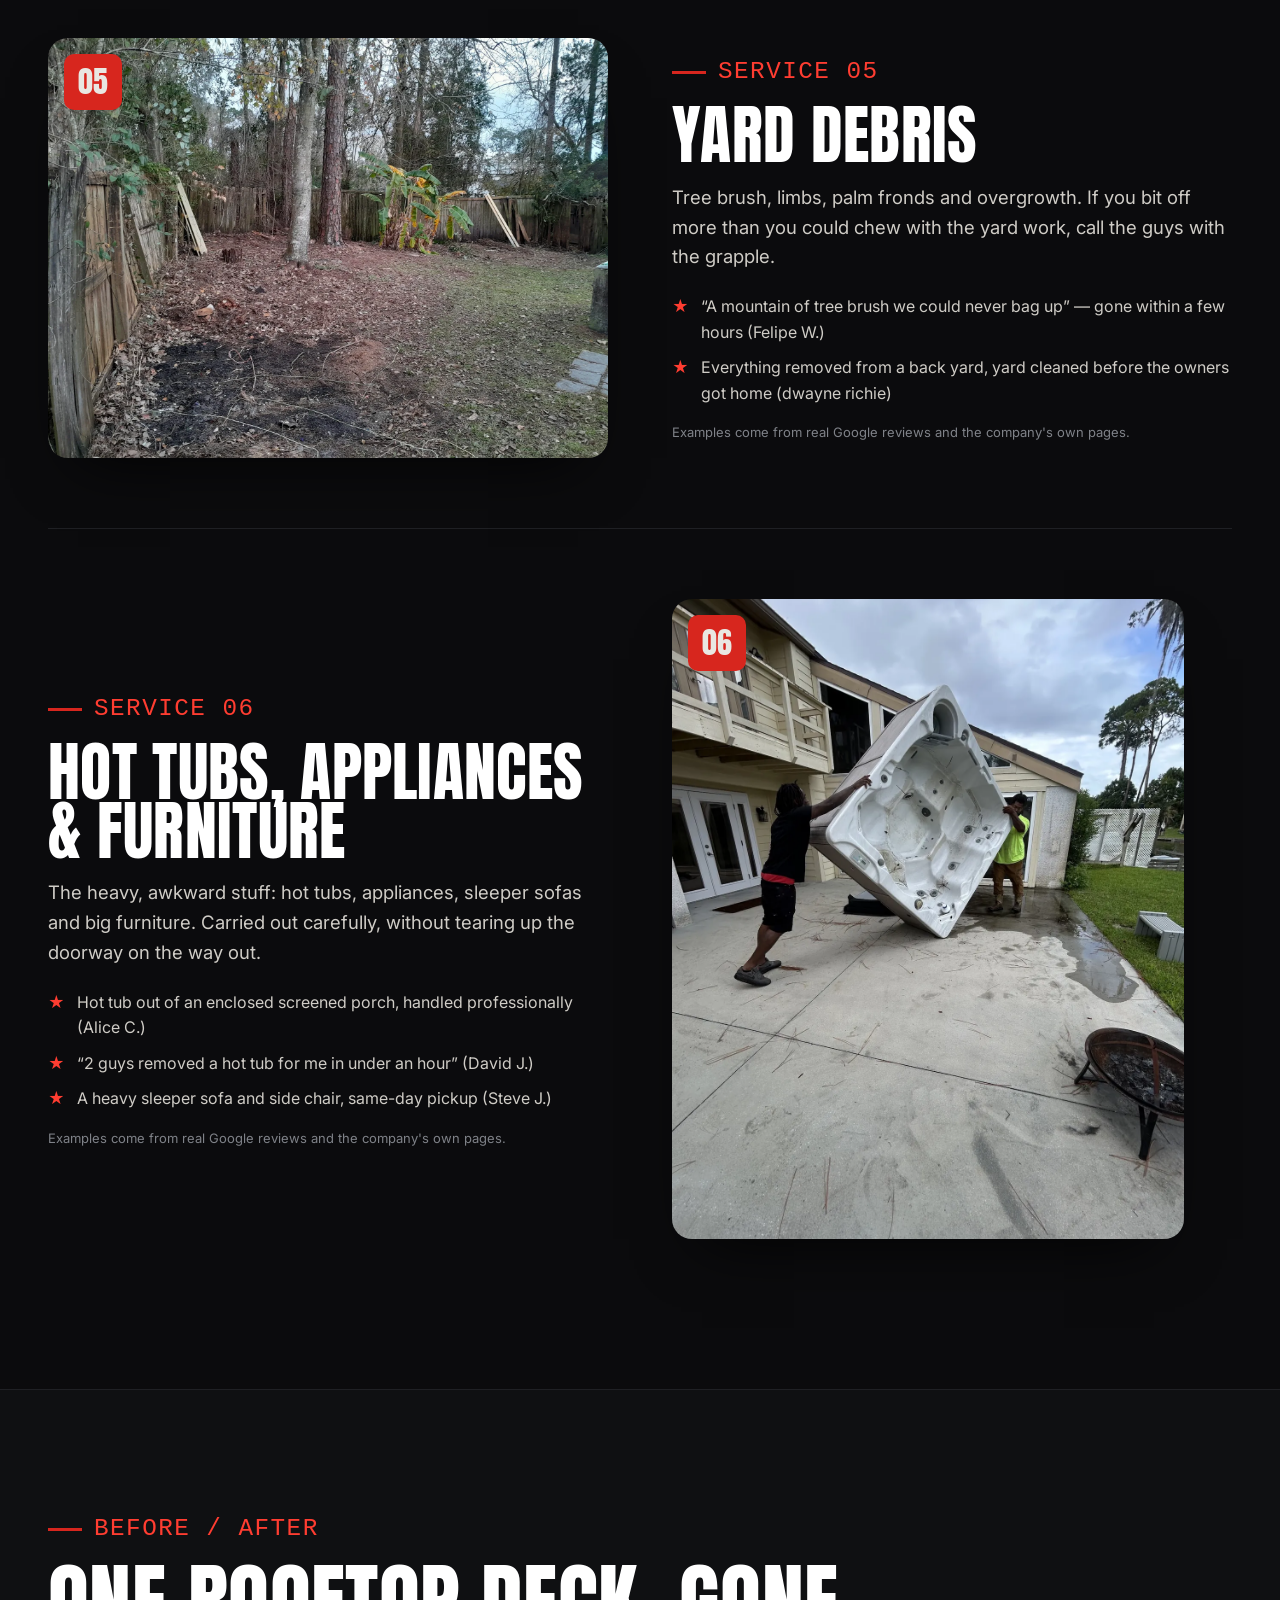
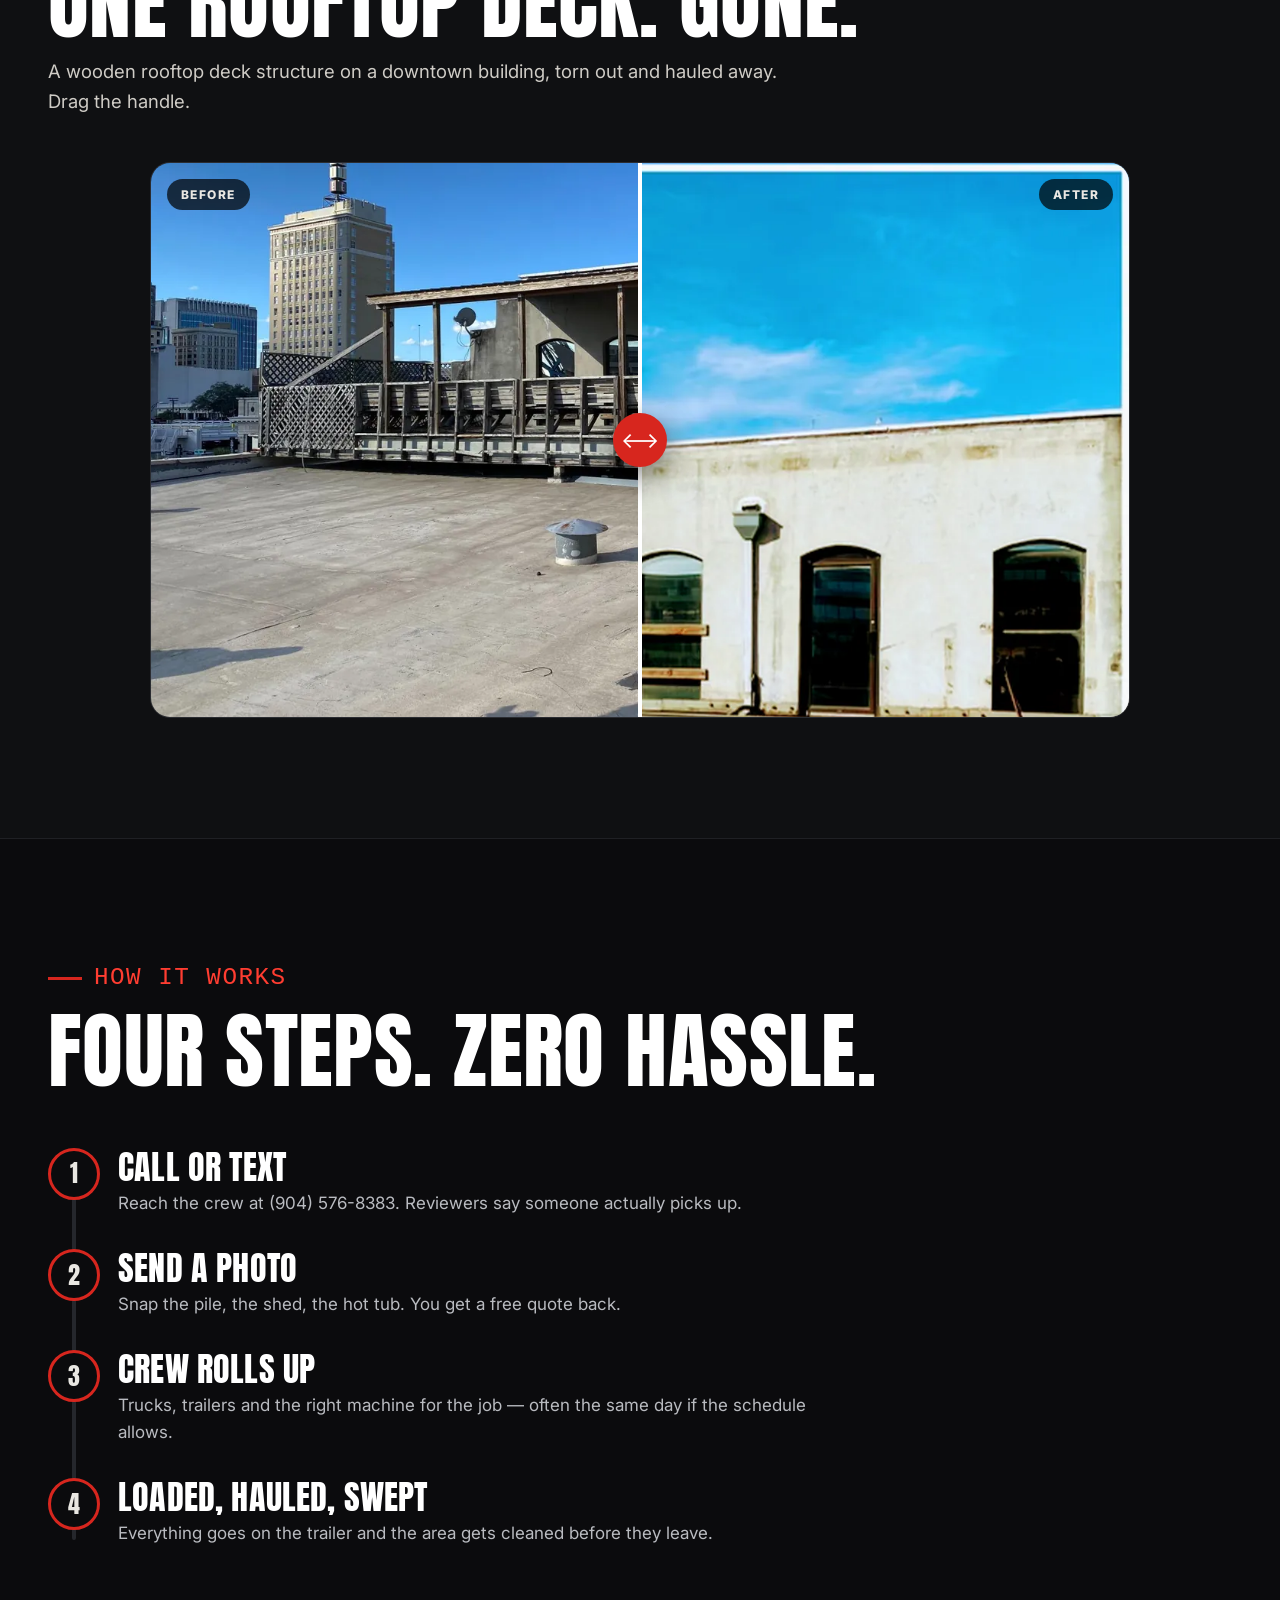
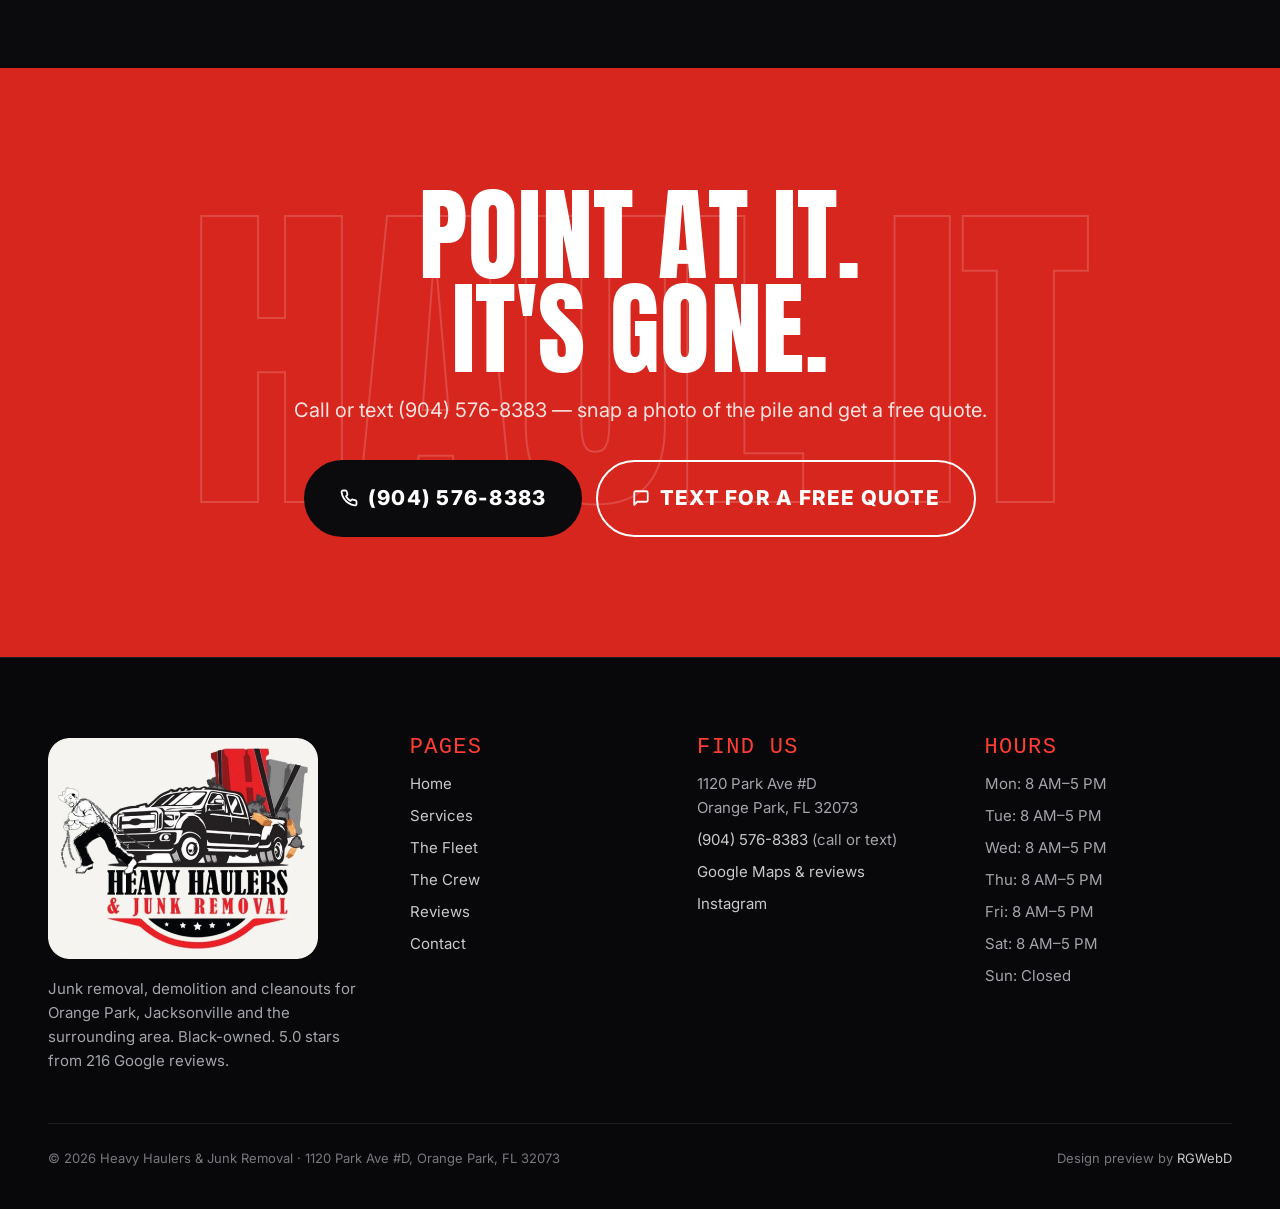
<file: docs/services.html>
<!doctype html>
<html lang="en">
<head>
<meta charset="utf-8">
<meta name="viewport" content="width=device-width, initial-scale=1, viewport-fit=cover">
<title>Services | Junk Removal, Demolition &amp; Cleanouts — Heavy Haulers, Orange Park FL</title>
<meta name="description" content="Junk removal, demolition, house &amp; garage cleanouts, construction and yard debris, hot tubs, appliances and furniture. Orange Park &amp; Jacksonville. Call (904) 576-8383.">
<link rel="canonical" href="https://rgwebd.github.io/heavyhaulers/services.html">
<meta name="theme-color" content="#0b0b0d">
<meta property="og:type" content="website"><meta property="og:site_name" content="Heavy Haulers &amp; Junk Removal">
<meta property="og:title" content="Services | Junk Removal, Demolition &amp; Cleanouts — Heavy Haulers, Orange Park FL"><meta property="og:description" content="Junk removal, demolition, house &amp; garage cleanouts, construction and yard debris, hot tubs, appliances and furniture. Orange Park &amp; Jacksonville. Call (904) 576-8383.">
<meta property="og:url" content="https://rgwebd.github.io/heavyhaulers/services.html"><meta property="og:image" content="https://rgwebd.github.io/heavyhaulers/og.jpg?v=4">
<meta property="og:image:width" content="1200"><meta property="og:image:height" content="630">
<meta name="twitter:card" content="summary_large_image"><meta name="twitter:title" content="Services | Junk Removal, Demolition &amp; Cleanouts — Heavy Haulers, Orange Park FL">
<meta name="twitter:description" content="Junk removal, demolition, house &amp; garage cleanouts, construction and yard debris, hot tubs, appliances and furniture. Orange Park &amp; Jacksonville. Call (904) 576-8383."><meta name="twitter:image" content="https://rgwebd.github.io/heavyhaulers/og.jpg?v=4">
<link rel="icon" href="brand/favicon.ico?v=4" sizes="any">
<link rel="icon" type="image/png" sizes="32x32" href="brand/favicon-32.png?v=4">
<link rel="icon" type="image/png" sizes="16x16" href="brand/favicon-16.png?v=4">
<link rel="apple-touch-icon" href="brand/icon-180.png?v=4">
<link rel="manifest" href="site.webmanifest">
<link rel="preconnect" href="https://fonts.googleapis.com"><link rel="preconnect" href="https://fonts.gstatic.com" crossorigin>
<link href="https://fonts.googleapis.com/css2?family=Anton&family=Inter:wght@400;500;600;700;800&family=Smokum&display=swap" rel="stylesheet">
<link rel="stylesheet" href="assets/site.css?v=4">
<script type="application/ld+json">{"@context": "https://schema.org", "@type": "HomeAndConstructionBusiness", "@id": "https://rgwebd.github.io/heavyhaulers/#business", "name": "Heavy Haulers & Junk Removal", "url": "https://rgwebd.github.io/heavyhaulers/", "telephone": "(904) 576-8383", "image": "https://rgwebd.github.io/heavyhaulers/img/crew.webp", "logo": "https://rgwebd.github.io/heavyhaulers/brand/logo-512.png", "description": "Junk removal, demolition, house and garage cleanouts, construction and yard debris removal, appliance, furniture and hot tub removal in Orange Park and the Jacksonville area. Black-owned. Call or text (904) 576-8383 for a free quote.", "address": {"@type": "PostalAddress", "streetAddress": "1120 Park Ave #D", "addressLocality": "Orange Park", "addressRegion": "FL", "postalCode": "32073", "addressCountry": "US"}, "geo": {"@type": "GeoCoordinates", "latitude": 30.1761335, "longitude": -81.7018916}, "hasMap": "https://www.google.com/maps/place/Heavy+Haulers+%26+Junk+Removal/@30.1761335,-81.7018916,17z/data=!3m1!4b1!4m6!3m5!1s0x2c8f717f820eb6c5:0x71e0117d2bfaf920!8m2!3d30.1761335!4d-81.7018916!16s%2Fg%2F11r_xhfyv7", "openingHoursSpecification": [{"@type": "OpeningHoursSpecification", "dayOfWeek": "Monday", "opens": "08:00", "closes": "17:00"}, {"@type": "OpeningHoursSpecification", "dayOfWeek": "Tuesday", "opens": "08:00", "closes": "17:00"}, {"@type": "OpeningHoursSpecification", "dayOfWeek": "Wednesday", "opens": "08:00", "closes": "17:00"}, {"@type": "OpeningHoursSpecification", "dayOfWeek": "Thursday", "opens": "08:00", "closes": "17:00"}, {"@type": "OpeningHoursSpecification", "dayOfWeek": "Friday", "opens": "08:00", "closes": "17:00"}, {"@type": "OpeningHoursSpecification", "dayOfWeek": "Saturday", "opens": "08:00", "closes": "17:00"}], "sameAs": ["https://www.google.com/maps/place/Heavy+Haulers+%26+Junk+Removal/@30.1761335,-81.7018916,17z/data=!3m1!4b1!4m6!3m5!1s0x2c8f717f820eb6c5:0x71e0117d2bfaf920!8m2!3d30.1761335!4d-81.7018916!16s%2Fg%2F11r_xhfyv7", "https://www.instagram.com/heavyhaulersandjunkremoval/"], "areaServed": [{"@type": "City", "name": "Orange Park, FL"}, {"@type": "City", "name": "Jacksonville, FL"}], "aggregateRating": {"@type": "AggregateRating", "ratingValue": "5.0", "bestRating": "5", "reviewCount": "216"}, "knowsAbout": ["Junk removal", "Demolition", "House cleanouts", "Garage cleanouts", "Construction debris removal", "Yard debris removal", "Appliance removal", "Furniture removal", "Hot tub removal"]}</script>
<script type="application/ld+json">{"@context": "https://schema.org", "@type": "BreadcrumbList", "itemListElement": [{"@type": "ListItem", "position": 1, "name": "Home", "item": "https://rgwebd.github.io/heavyhaulers/"}, {"@type": "ListItem", "position": 2, "name": "Services", "item": "https://rgwebd.github.io/heavyhaulers/services.html"}]}</script>
<script type="application/ld+json">{"@context": "https://schema.org", "@type": "ItemList", "name": "Heavy Haulers services", "itemListElement": [{"@type": "ListItem", "position": 1, "item": {"@type": "Service", "name": "Junk removal", "description": "Old furniture, boxes, bagged trash, moving leftovers, rental turnovers — if you want it gone, the crew loads it and hauls it away. You point, they lift.", "provider": {"@id": "https://rgwebd.github.io/heavyhaulers/#business"}, "areaServed": "Orange Park & Jacksonville, FL"}}, {"@type": "ListItem", "position": 2, "item": {"@type": "Service", "name": "Demolition", "description": "Their Facebook page calls them “Jacksonville's Trusted Demolition Experts.” Full homes, mobile homes, interiors and backyard demos — they break it down, load the rubble and haul it off.", "provider": {"@id": "https://rgwebd.github.io/heavyhaulers/#business"}, "areaServed": "Orange Park & Jacksonville, FL"}}, {"@type": "ListItem", "position": 3, "item": {"@type": "Service", "name": "House & garage cleanouts", "description": "Estates, move-outs, rentals and garages packed to the rafters. They clear the whole place room by room and leave it empty and broom-clean.", "provider": {"@id": "https://rgwebd.github.io/heavyhaulers/#business"}, "areaServed": "Orange Park & Jacksonville, FL"}}, {"@type": "ListItem", "position": 4, "item": {"@type": "Service", "name": "Construction debris", "description": "Old decking, lumber, drywall and job-site leftovers. Skip the truck rental and the landfill run — they load it and take it.", "provider": {"@id": "https://rgwebd.github.io/heavyhaulers/#business"}, "areaServed": "Orange Park & Jacksonville, FL"}}, {"@type": "ListItem", "position": 5, "item": {"@type": "Service", "name": "Yard debris", "description": "Tree brush, limbs, palm fronds and overgrowth. If you bit off more than you could chew with the yard work, call the guys with the grapple.", "provider": {"@id": "https://rgwebd.github.io/heavyhaulers/#business"}, "areaServed": "Orange Park & Jacksonville, FL"}}, {"@type": "ListItem", "position": 6, "item": {"@type": "Service", "name": "Hot tubs, appliances & furniture", "description": "The heavy, awkward stuff: hot tubs, appliances, sleeper sofas and big furniture. Carried out carefully, without tearing up the doorway on the way out.", "provider": {"@id": "https://rgwebd.github.io/heavyhaulers/#business"}, "areaServed": "Orange Park & Jacksonville, FL"}}]}</script>
<script src="https://cosmiccallers.lovable.app/demo-track.js" data-demo="heavyhaulers" defer></script>
</head>
<body>
<a class="skip" href="#main">Skip to content</a>
<div class="progress" aria-hidden="true"></div>
<header class="nav" role="banner">
  <a class="brand" href="index.html" aria-label="Heavy Haulers &amp; Junk Removal home"><img src="brand/logo-plate-480.webp?v=4" width="514" height="421" alt="Heavy Haulers &amp; Junk Removal logo — cowboy pulling a pickup by a chain"></a>
  <nav aria-label="Main"><ul><li><a href="services.html" aria-current="page">Services</a></li><li><a href="fleet.html">The Fleet</a></li><li><a href="crew.html">The Crew</a></li><li><a href="reviews.html">Reviews</a></li><li><a href="contact.html">Contact</a></li></ul></nav>
  <div class="ctas"><a class="btn sm ghost" href="sms:+19045768383"><svg viewBox="0 0 24 24" fill="none" stroke="currentColor" stroke-width="2.4" stroke-linecap="round" stroke-linejoin="round" aria-hidden="true"><path d="M21 15a2 2 0 0 1-2 2H7l-4 4V5a2 2 0 0 1 2-2h14a2 2 0 0 1 2 2z"/></svg>Text</a><a class="btn sm" href="tel:+19045768383" data-magnet><svg viewBox="0 0 24 24" fill="none" stroke="currentColor" stroke-width="2.4" stroke-linecap="round" stroke-linejoin="round" aria-hidden="true"><path d="M22 16.9v3a2 2 0 0 1-2.2 2 19.8 19.8 0 0 1-8.6-3.1 19.5 19.5 0 0 1-6-6A19.8 19.8 0 0 1 2.1 4.2 2 2 0 0 1 4.1 2h3a2 2 0 0 1 2 1.7c.1 1 .4 1.9.7 2.8a2 2 0 0 1-.5 2.1L8 9.9a16 16 0 0 0 6 6l1.3-1.3a2 2 0 0 1 2.1-.4c.9.3 1.8.6 2.8.7a2 2 0 0 1 1.7 2z"/></svg>(904) 576-8383</a></div>
  <button class="burger" aria-label="Menu" aria-expanded="false" aria-controls="mmenu"><span></span><span></span><span></span></button>
</header>
<div class="mmenu" id="mmenu" aria-hidden="true"><a href="index.html">Home</a><a href="services.html" aria-current="page">Services</a><a href="fleet.html">The Fleet</a><a href="crew.html">The Crew</a><a href="reviews.html">Reviews</a><a href="contact.html">Contact</a>
  <div class="mm-meta"><a class="btn" href="tel:+19045768383" style="font-family:var(--body);font-size:16px;margin-bottom:12px"><svg viewBox="0 0 24 24" fill="none" stroke="currentColor" stroke-width="2.4" stroke-linecap="round" stroke-linejoin="round" aria-hidden="true"><path d="M22 16.9v3a2 2 0 0 1-2.2 2 19.8 19.8 0 0 1-8.6-3.1 19.5 19.5 0 0 1-6-6A19.8 19.8 0 0 1 2.1 4.2 2 2 0 0 1 4.1 2h3a2 2 0 0 1 2 1.7c.1 1 .4 1.9.7 2.8a2 2 0 0 1-.5 2.1L8 9.9a16 16 0 0 0 6 6l1.3-1.3a2 2 0 0 1 2.1-.4c.9.3 1.8.6 2.8.7a2 2 0 0 1 1.7 2z"/></svg>Call (904) 576-8383</a><br>1120 Park Ave #D, Orange Park, FL 32073<br>Mon–Sat 8 AM–5 PM · Sun closed</div>
</div>
<main id="main">
<section class="phero">
  <div class="bigtype" aria-hidden="true" data-speed="-0.08">SERVICES</div>
  <div class="wrap phero-grid">
    <div>
      <div class="crumbs"><a href="index.html">Home</a> / <span aria-current="page">Services</span></div>
      <p class="kicker">What we do</p>
      <h1 data-split>Junk out. <span class="red">Demo</span> done.</h1>
      <p class="lead rv-up">Six kinds of jobs, one crew. Junk removal, demolition, cleanouts, construction and yard debris, plus the heavy stuff nobody else wants to lift.</p>
      <div class="acts rv-up"><a class="btn" href="tel:+19045768383" data-magnet><svg viewBox="0 0 24 24" fill="none" stroke="currentColor" stroke-width="2.4" stroke-linecap="round" stroke-linejoin="round" aria-hidden="true"><path d="M22 16.9v3a2 2 0 0 1-2.2 2 19.8 19.8 0 0 1-8.6-3.1 19.5 19.5 0 0 1-6-6A19.8 19.8 0 0 1 2.1 4.2 2 2 0 0 1 4.1 2h3a2 2 0 0 1 2 1.7c.1 1 .4 1.9.7 2.8a2 2 0 0 1-.5 2.1L8 9.9a16 16 0 0 0 6 6l1.3-1.3a2 2 0 0 1 2.1-.4c.9.3 1.8.6 2.8.7a2 2 0 0 1 1.7 2z"/></svg>Call (904) 576-8383</a><a class="btn ghost" href="sms:+19045768383"><svg viewBox="0 0 24 24" fill="none" stroke="currentColor" stroke-width="2.4" stroke-linecap="round" stroke-linejoin="round" aria-hidden="true"><path d="M21 15a2 2 0 0 1-2 2H7l-4 4V5a2 2 0 0 1 2-2h14a2 2 0 0 1 2 2z"/></svg>Text a photo</a></div>
    </div>
    <div class="pframe rv-up"><img src="img/dumpster-downtown-crop.webp" width="1350" height="780" alt="Heavy Haulers dumpster trailer parked at a downtown Jacksonville job with the hauling truck behind it" fetchpriority="high" decoding="async"></div>
  </div>
</section>
<section class="pad-s"><div class="wrap"><article class="svc" id="junk"><div class="svc-ph rv-up tall"><span class="num">01</span><img src="img/dumpster-loaded.webp" width="1200" height="1703" alt="Heavy Haulers dumpster trailer piled high with bags and boxes of junk, lettered 904.576.8383" loading="lazy" decoding="async"></div><div><p class="kicker">Service 01</p><h2 style="font-size:clamp(44px,5vw,78px)">Junk removal</h2>
<p class="lead rv-up" style="margin-top:18px">Old furniture, boxes, bagged trash, moving leftovers, rental turnovers — if you want it gone, the crew loads it and hauls it away. You point, they lift.</p><ul class="rv-up"><li>A pile of cardboard after a move — broken down and gone within an hour (Jordan S.)</li><li>A rental property cleared out the same day, in about an hour (Samuel S.)</li><li>“A fast pickup of a ton of junk” — same day (Carrie F.)</li></ul><p class="src">Examples come from real Google reviews and the company's own pages.</p></div></article><article class="svc" id="demolition"><div class="duo"><div class="svc-ph rv-up"><span class="num">02</span><img src="img/demo-sledgehammers.webp" width="1600" height="1200" alt="Two crew members swinging sledgehammers to break down a concrete block structure" loading="lazy" decoding="async"></div><div class="svc-ph rv-up"><img src="img/demo-cutting-sparks.webp" width="1080" height="1920" alt="Crew member cutting steel bollards at ground level, sparks flying" loading="lazy" decoding="async"></div></div><div><p class="kicker">Service 02</p><h2 style="font-size:clamp(44px,5vw,78px)">Demolition</h2>
<p class="lead rv-up" style="margin-top:18px">Their Facebook page calls them “Jacksonville&#x27;s Trusted Demolition Experts.” Full homes, mobile homes, interiors and backyard demos — they break it down, load the rubble and haul it off.</p><ul class="rv-up"><li>Full home and mobile home demos (from their Facebook page)</li><li>Interior tear-outs</li><li>Backyard demo: block walls, slabs, old structures</li><li>Cutting out steel posts and bollards</li></ul><p class="src">Examples come from real Google reviews and the company's own pages.</p></div></article><article class="svc" id="cleanouts"><div class="svc-ph rv-up"><span class="num">03</span><img src="img/cleanout-empty-room.webp" width="1600" height="1200" alt="Empty living room with brick fireplace after a cleanout" loading="lazy" decoding="async"></div><div><p class="kicker">Service 03</p><h2 style="font-size:clamp(44px,5vw,78px)">House &amp; garage cleanouts</h2>
<p class="lead rv-up" style="margin-top:18px">Estates, move-outs, rentals and garages packed to the rafters. They clear the whole place room by room and leave it empty and broom-clean.</p><ul class="rv-up"><li>A multigenerational house and property, cleared under a tight deadline (mark smith)</li><li>Old furniture and trash out of a garage in about 10 minutes (Jaiden W.)</li></ul><p class="src">Examples come from real Google reviews and the company's own pages.</p></div></article><article class="svc" id="construction"><div class="duo"><div class="svc-ph rv-up"><span class="num">04</span><img src="img/decking-debris.webp" width="1600" height="1200" alt="Pile of old decking boards and lumber waiting for pickup" loading="lazy" decoding="async"></div><div class="svc-ph rv-up"><img src="img/lumber-pile.webp" width="1200" height="1600" alt="Heap of torn-out lumber and boards in a backyard" loading="lazy" decoding="async"></div></div><div><p class="kicker">Service 04</p><h2 style="font-size:clamp(44px,5vw,78px)">Construction debris</h2>
<p class="lead rv-up" style="margin-top:18px">Old decking, lumber, drywall and job-site leftovers. Skip the truck rental and the landfill run — they load it and take it.</p><ul class="rv-up"><li>A pile of old decking hauled off in 30 minutes (Lisa C.)</li><li>Debris off site within 24 hours of calling (Samantha M.)</li></ul><p class="src">Examples come from real Google reviews and the company's own pages.</p></div></article><article class="svc" id="yard"><div class="svc-ph rv-up"><span class="num">05</span><img src="img/yard-cleared.webp" width="1600" height="1200" alt="Backyard cleared of brush and debris down to bare ground" loading="lazy" decoding="async"></div><div><p class="kicker">Service 05</p><h2 style="font-size:clamp(44px,5vw,78px)">Yard debris</h2>
<p class="lead rv-up" style="margin-top:18px">Tree brush, limbs, palm fronds and overgrowth. If you bit off more than you could chew with the yard work, call the guys with the grapple.</p><ul class="rv-up"><li>“A mountain of tree brush we could never bag up” — gone within a few hours (Felipe W.)</li><li>Everything removed from a back yard, yard cleaned before the owners got home (dwayne richie)</li></ul><p class="src">Examples come from real Google reviews and the company's own pages.</p></div></article><article class="svc" id="hot-tubs"><div class="svc-ph rv-up tall"><span class="num">06</span><img src="img/hot-tub-removal.webp" width="1200" height="1600" alt="Two crew members tipping a hot tub on its side on a concrete pool deck" loading="lazy" decoding="async"></div><div><p class="kicker">Service 06</p><h2 style="font-size:clamp(44px,5vw,78px)">Hot tubs, appliances &amp; furniture</h2>
<p class="lead rv-up" style="margin-top:18px">The heavy, awkward stuff: hot tubs, appliances, sleeper sofas and big furniture. Carried out carefully, without tearing up the doorway on the way out.</p><ul class="rv-up"><li>Hot tub out of an enclosed screened porch, handled professionally (Alice C.)</li><li>“2 guys removed a hot tub for me in under an hour” (David J.)</li><li>A heavy sleeper sofa and side chair, same-day pickup (Steve J.)</li></ul><p class="src">Examples come from real Google reviews and the company's own pages.</p></div></article></div></section>

<section class="pad" aria-labelledby="ba-h" style="background:#0f1012;border-block:1px solid #1f2024">
  <div class="wrap"><p class="kicker">Before / after</p><h2 id="ba-h" data-split>One rooftop deck. Gone.</h2>
    <p class="lead rv-up" style="margin-top:16px">A wooden rooftop deck structure on a downtown building, torn out and hauled away. Drag the handle.</p>
    <div class="ba rv-up">
      <img src="img/rooftop-before.webp" width="1280" height="726" alt="Before: wooden deck structure on a downtown rooftop" loading="lazy" decoding="async">
      <img src="img/rooftop-after.webp" width="1280" height="726" alt="After: the same rooftop cleared, building wall exposed" class="after" loading="lazy" decoding="async">
      <span class="lab b">Before</span><span class="lab a">After</span><span class="handle" aria-hidden="true"></span>
      <input type="range" min="0" max="100" value="50" aria-label="Before and after comparison slider">
    </div>
  </div>
</section>

<section class="pad" aria-labelledby="how-h">
  <div class="wrap"><p class="kicker">How it works</p><h2 id="how-h" data-split>Four steps. Zero hassle.</h2>
    <div class="timeline"><div class="rail-line" aria-hidden="true"><i></i></div>
      <div class="step rv-up"><span class="n">1</span><h3>Call or text</h3><p>Reach the crew at (904) 576-8383. Reviewers say someone actually picks up.</p></div>
      <div class="step rv-up"><span class="n">2</span><h3>Send a photo</h3><p>Snap the pile, the shed, the hot tub. You get a free quote back.</p></div>
      <div class="step rv-up"><span class="n">3</span><h3>Crew rolls up</h3><p>Trucks, trailers and the right machine for the job — often the same day if the schedule allows.</p></div>
      <div class="step rv-up"><span class="n">4</span><h3>Loaded, hauled, swept</h3><p>Everything goes on the trailer and the area gets cleaned before they leave.</p></div>
    </div>
  </div>
</section>
<section class="cta-band pad" aria-label="Get a free quote">
  <div class="bigtype" aria-hidden="true">HAUL IT</div>
  <div class="wrap"><h2 class="rv-up">Point at it.<br>It's gone.</h2><p class="rv-up">Call or text (904) 576-8383 — snap a photo of the pile and get a free quote.</p>
  <div class="acts rv-up"><a class="btn xl" href="tel:+19045768383" data-magnet><svg viewBox="0 0 24 24" fill="none" stroke="currentColor" stroke-width="2.4" stroke-linecap="round" stroke-linejoin="round" aria-hidden="true"><path d="M22 16.9v3a2 2 0 0 1-2.2 2 19.8 19.8 0 0 1-8.6-3.1 19.5 19.5 0 0 1-6-6A19.8 19.8 0 0 1 2.1 4.2 2 2 0 0 1 4.1 2h3a2 2 0 0 1 2 1.7c.1 1 .4 1.9.7 2.8a2 2 0 0 1-.5 2.1L8 9.9a16 16 0 0 0 6 6l1.3-1.3a2 2 0 0 1 2.1-.4c.9.3 1.8.6 2.8.7a2 2 0 0 1 1.7 2z"/></svg>(904) 576-8383</a><a class="btn xl ghost" href="sms:+19045768383"><svg viewBox="0 0 24 24" fill="none" stroke="currentColor" stroke-width="2.4" stroke-linecap="round" stroke-linejoin="round" aria-hidden="true"><path d="M21 15a2 2 0 0 1-2 2H7l-4 4V5a2 2 0 0 1 2-2h14a2 2 0 0 1 2 2z"/></svg>Text for a free quote</a></div></div>
</section>
</main><footer>
  <div class="wrap">
    <div class="fgrid">
      <div><img class="flogo" src="brand/logo-plate-480.webp?v=4" width="514" height="421" alt="Heavy Haulers &amp; Junk Removal logo" loading="lazy">
        <p>Junk removal, demolition and cleanouts for Orange Park, Jacksonville and the surrounding area. Black-owned. 5.0 stars from 216 Google reviews.</p></div>
      <div><h4>Pages</h4><ul><li><a href="index.html">Home</a></li><li><a href="services.html">Services</a></li><li><a href="fleet.html">The Fleet</a></li><li><a href="crew.html">The Crew</a></li><li><a href="reviews.html">Reviews</a></li><li><a href="contact.html">Contact</a></li></ul></div>
      <div><h4>Find us</h4><ul><li>1120 Park Ave #D<br>Orange Park, FL 32073</li>
        <li><a href="tel:+19045768383">(904) 576-8383</a> (call or text)</li>
        <li><a href="https://www.google.com/maps/place/Heavy+Haulers+%26+Junk+Removal/@30.1761335,-81.7018916,17z/data=!3m1!4b1!4m6!3m5!1s0x2c8f717f820eb6c5:0x71e0117d2bfaf920!8m2!3d30.1761335!4d-81.7018916!16s%2Fg%2F11r_xhfyv7" target="_blank" rel="noopener">Google Maps &amp; reviews</a></li>
        <li><a href="https://www.instagram.com/heavyhaulersandjunkremoval/" target="_blank" rel="noopener">Instagram</a></li></ul></div>
      <div><h4>Hours</h4><ul><li>Mon: 8 AM–5 PM</li><li>Tue: 8 AM–5 PM</li><li>Wed: 8 AM–5 PM</li><li>Thu: 8 AM–5 PM</li><li>Fri: 8 AM–5 PM</li><li>Sat: 8 AM–5 PM</li><li>Sun: Closed</li></ul></div>
    </div>
    <div class="fbase"><span>© 2026 Heavy Haulers &amp; Junk Removal · 1120 Park Ave #D, Orange Park, FL 32073</span><span>Design preview by <a href="https://rgwebd.github.io/rgwebd/" target="_blank" rel="noopener">RGWebD</a></span></div>
  </div>
</footer>
<div class="mbar" role="region" aria-label="Quick contact"><a class="btn" href="tel:+19045768383"><svg viewBox="0 0 24 24" fill="none" stroke="currentColor" stroke-width="2.4" stroke-linecap="round" stroke-linejoin="round" aria-hidden="true"><path d="M22 16.9v3a2 2 0 0 1-2.2 2 19.8 19.8 0 0 1-8.6-3.1 19.5 19.5 0 0 1-6-6A19.8 19.8 0 0 1 2.1 4.2 2 2 0 0 1 4.1 2h3a2 2 0 0 1 2 1.7c.1 1 .4 1.9.7 2.8a2 2 0 0 1-.5 2.1L8 9.9a16 16 0 0 0 6 6l1.3-1.3a2 2 0 0 1 2.1-.4c.9.3 1.8.6 2.8.7a2 2 0 0 1 1.7 2z"/></svg>Call</a><a class="btn ghost" href="sms:+19045768383"><svg viewBox="0 0 24 24" fill="none" stroke="currentColor" stroke-width="2.4" stroke-linecap="round" stroke-linejoin="round" aria-hidden="true"><path d="M21 15a2 2 0 0 1-2 2H7l-4 4V5a2 2 0 0 1 2-2h14a2 2 0 0 1 2 2z"/></svg>Text a photo</a></div>
<div class="pill" role="note">Design preview by <a href="https://rgwebd.github.io/rgwebd/" target="_blank" rel="noopener">RGWebD</a><button type="button" aria-label="Dismiss preview note">×</button></div>
<script>window.HH_HOURS={"Mo": ["08:00", "17:00"], "Tu": ["08:00", "17:00"], "We": ["08:00", "17:00"], "Th": ["08:00", "17:00"], "Fr": ["08:00", "17:00"], "Sa": ["08:00", "17:00"]};</script>
<script src="assets/site.js?v=4" defer></script>
</body></html>
</file>
<file: docs/assets/site.css>
/* Heavy Haulers & Junk Removal — RGWebD demo. Palette from their logo: black, racing red, steel, white. */
:root{
  --ink:#0b0b0d; --coal:#141518; --coal2:#1c1d21; --line:#2a2c31;
  --steel:#8a9097; --steel2:#c4c8cd; --bone:#f3f1ec; --white:#fff;
  --red:#d7261e; --red2:#ff3d31; --redDeep:#9e1a14;
  --disp:'Anton',Impact,'Arial Narrow',sans-serif;
  --west:'Smokum','Rockwell','Courier New',serif;
  --body:'Inter',system-ui,-apple-system,Segoe UI,Roboto,sans-serif;
  --r:18px; --max:1240px;
  --tape:repeating-linear-gradient(90deg,var(--red) 0 54px,#f2f2f2 54px 108px);
}
*{box-sizing:border-box;margin:0;padding:0}
html{scroll-behavior:smooth;-webkit-text-size-adjust:100%}
body{background:var(--ink);color:#e9e7e2;font-family:var(--body);font-size:17px;line-height:1.6;overflow-x:hidden}
body::after{content:"";position:fixed;inset:0;pointer-events:none;z-index:9998;opacity:.07;mix-blend-mode:overlay;
  background-image:url("data:image/svg+xml,%3Csvg xmlns='http://www.w3.org/2000/svg' width='160' height='160'%3E%3Cfilter id='n'%3E%3CfeTurbulence type='fractalNoise' baseFrequency='.9' numOctaves='3' stitchTiles='stitch'/%3E%3C/filter%3E%3Crect width='100%25' height='100%25' filter='url(%23n)'/%3E%3C/svg%3E")}
img{max-width:100%;display:block}
a{color:inherit}
:focus-visible{outline:3px solid var(--red2);outline-offset:3px;border-radius:6px}
.skip{position:absolute;left:-999px;top:8px;background:#fff;color:#000;padding:10px 16px;z-index:10000;border-radius:8px}
.skip:focus{left:8px}
.wrap{max-width:var(--max);margin:0 auto;padding:0 28px}
.sr{position:absolute;width:1px;height:1px;overflow:hidden;clip:rect(0 0 0 0);white-space:nowrap}
h1,h2,h3,h4{font-family:var(--disp);font-weight:400;text-transform:uppercase;line-height:.92;letter-spacing:.005em;color:#fff}
h2{font-size:clamp(46px,6.6vw,104px)}
h3{font-size:clamp(28px,2.6vw,40px);line-height:1}
p{max-width:64ch}
.kicker{font-family:var(--west);font-size:clamp(20px,1.9vw,27px);color:var(--red2);letter-spacing:.06em;text-transform:uppercase;display:inline-flex;align-items:center;gap:12px;margin-bottom:14px}
.kicker::before{content:"";width:34px;height:3px;background:var(--red)}
.lead{font-size:clamp(18px,1.45vw,21px);color:#cfccc6}
.red{color:var(--red2)}
.outline{-webkit-text-stroke:2px rgba(255,255,255,.85);color:transparent}
.tape{height:12px;background:var(--tape);background-size:108px 12px;animation:tape 6s linear infinite}
@keyframes tape{to{background-position:108px 0}}
section{position:relative}
main{overflow-x:clip}
.pad{padding:120px 0}
.pad-s{padding:80px 0}

/* progress */
.progress{position:fixed;top:0;left:0;height:3px;width:100%;transform-origin:0 50%;transform:scaleX(0);background:linear-gradient(90deg,var(--red),var(--red2));z-index:1001}

/* nav */
.nav{position:fixed;top:14px;left:50%;transform:translateX(-50%);width:min(1320px,calc(100% - 28px));z-index:1000;display:flex;align-items:center;gap:22px;padding:10px 12px 10px 18px;border-radius:999px;
  background:rgba(14,14,17,.55);backdrop-filter:blur(16px) saturate(140%);-webkit-backdrop-filter:blur(16px) saturate(140%);border:1px solid rgba(255,255,255,.09);transition:background .3s,top .3s}
.nav.scrolled{background:rgba(11,11,13,.86);top:8px}
.nav .brand{display:block;flex-shrink:0;position:relative;width:142px;height:46px;transition:width .35s}
.nav .brand img{position:absolute;left:-4px;top:-16px;height:116px;width:auto;max-width:none;filter:drop-shadow(0 12px 22px rgba(0,0,0,.55));transition:height .35s,top .35s}
.nav.scrolled .brand{width:120px}
.nav.scrolled .brand img{height:98px;top:-10px}
.nav ul{display:flex;gap:4px;list-style:none;margin-left:auto}
.nav ul a{display:block;text-decoration:none;font-weight:600;font-size:14.5px;letter-spacing:.04em;text-transform:uppercase;padding:9px 14px;border-radius:999px;color:#ddd;transition:background .2s,color .2s}
.nav ul a:hover,.nav ul a[aria-current=page]{background:rgba(255,255,255,.08);color:#fff}
.nav ul a[aria-current=page]{box-shadow:inset 0 -2px 0 var(--red)}
.nav .ctas{display:flex;gap:8px}
.btn{--bg:var(--red);display:inline-flex;align-items:center;justify-content:center;gap:10px;font-family:var(--body);font-weight:800;text-transform:uppercase;letter-spacing:.06em;font-size:15px;text-decoration:none;
  color:#fff;background:var(--bg);border:2px solid var(--bg);padding:14px 24px;border-radius:999px;cursor:pointer;transition:transform .25s cubic-bezier(.2,.8,.2,1),box-shadow .25s,background .2s;will-change:transform;white-space:nowrap}
.btn:hover{box-shadow:0 12px 34px -10px rgba(215,38,30,.75);background:var(--red2);border-color:var(--red2)}
.btn.ghost{background:transparent;border-color:rgba(255,255,255,.45)}
.btn.ghost:hover{background:#fff;color:#000;border-color:#fff;box-shadow:none}
.btn.sm{padding:10px 18px;font-size:13.5px}
.btn.xl{padding:20px 34px;font-size:clamp(17px,1.6vw,22px)}
.btn svg{width:18px;height:18px;flex-shrink:0}
.burger{display:none;margin-left:auto;width:46px;height:46px;border-radius:50%;border:1px solid rgba(255,255,255,.2);background:transparent;cursor:pointer;position:relative}
.burger span{position:absolute;left:13px;right:13px;height:2px;background:#fff;transition:transform .3s,opacity .3s}
.burger span:nth-child(1){top:17px}.burger span:nth-child(2){top:22px}.burger span:nth-child(3){top:27px}
.menu-open .burger span:nth-child(1){transform:translateY(5px) rotate(45deg)}
.menu-open .burger span:nth-child(2){opacity:0}
.menu-open .burger span:nth-child(3){transform:translateY(-5px) rotate(-45deg)}
.mmenu{position:fixed;inset:0;z-index:999;background:rgba(9,9,11,.97);display:flex;flex-direction:column;justify-content:center;padding:100px 30px 120px;gap:6px;
  opacity:0;visibility:hidden;transition:opacity .3s,visibility .3s}
.menu-open .mmenu{opacity:1;visibility:visible}
.mmenu a{font-family:var(--disp);font-size:clamp(40px,11vw,64px);text-transform:uppercase;text-decoration:none;color:#fff;line-height:1.1}
.mmenu a[aria-current=page]{color:var(--red2)}
.mmenu .mm-meta{margin-top:26px;color:#aaa;font-size:15px}

/* loader (home only) */
.loader{position:fixed;inset:0;z-index:2000;display:grid;place-items:center;pointer-events:none}
.loader .door{position:absolute;top:0;bottom:0;width:50.5%;background:#0b0b0d;transition:transform .9s cubic-bezier(.77,0,.18,1)}
.loader .door.l{left:0;border-right:2px solid #222}.loader .door.r{right:0}
.loader .door::after{content:"";position:absolute;left:0;right:0;bottom:22%;height:12px;background:var(--tape)}
.loader .core{position:relative;z-index:2;display:grid;justify-items:center;gap:20px;transition:opacity .4s}
.loader .core img{width:min(340px,70vw)}
.loader .bar{width:min(300px,64vw);height:6px;border-radius:9px;background:#222;overflow:hidden}
.loader .bar i{display:block;height:100%;width:100%;transform-origin:0 50%;transform:scaleX(0);background:var(--red);animation:load 1s cubic-bezier(.6,0,.2,1) forwards}
@keyframes load{to{transform:scaleX(1)}}
.loader.done .core{opacity:0}
.loader.done .door.l{transform:translateX(-101%)}
.loader.done .door.r{transform:translateX(101%)}
.loader.gone{display:none}

/* home hero */
.hero{position:relative;height:min(100svh,980px);min-height:640px;overflow:hidden;background:#000}
.hero .bg{position:absolute;inset:-4% -2% 0;}
.hero .bg img{width:100%;height:100%;object-fit:cover;object-position:50% 62%;animation:kb 18s ease-out both}
@keyframes kb{from{transform:scale(1.14) translateY(-1.5%)}to{transform:scale(1.02)}}
.hero::before{content:"";position:absolute;inset:0;z-index:1;background:
  linear-gradient(180deg,rgba(8,8,10,.92) 0%,rgba(8,8,10,.55) 26%,rgba(8,8,10,0) 46%,rgba(8,8,10,0) 70%,rgba(8,8,10,.9) 100%)}
.hero .inner{position:relative;z-index:2;padding-top:156px}
.hero h1{font-size:clamp(56px,7vw,124px);line-height:.86;text-shadow:0 6px 40px rgba(0,0,0,.45)}
.hero h1 .ln{display:block;overflow:hidden;padding-bottom:.04em}
.hero h1 .ln>span{display:inline-block}
.hero h1 em{font-style:normal;color:var(--red2)}
.hero .kicker{color:#fff}
.hero .kicker::before{background:var(--red2)}
.hero-chip{position:absolute;z-index:3;right:28px;top:150px;display:flex;flex-direction:column;gap:10px;align-items:flex-end}
.chip{display:inline-flex;align-items:center;gap:10px;padding:10px 16px;border-radius:999px;background:rgba(12,12,14,.7);backdrop-filter:blur(10px);-webkit-backdrop-filter:blur(10px);border:1px solid rgba(255,255,255,.14);font-weight:700;font-size:14.5px;text-decoration:none;color:#fff}
.chip .stars{color:#ffcf3f;letter-spacing:1px}
.open-badge .dot{width:10px;height:10px;border-radius:50%;background:#888;box-shadow:0 0 0 0 rgba(60,220,110,.6)}
.open-badge.is-open .dot{background:#35d46f;animation:ping 1.8s infinite}
.open-badge.is-closed .dot{background:var(--red2)}
@keyframes ping{0%{box-shadow:0 0 0 0 rgba(53,212,111,.6)}80%,100%{box-shadow:0 0 0 12px rgba(53,212,111,0)}}
.tailgate{position:relative;z-index:4;margin-top:-118px}
.tailgate .plate{background:linear-gradient(180deg,#151619,#0e0f11);border:1px solid #26282d;border-radius:22px;overflow:hidden;box-shadow:0 40px 80px -30px rgba(0,0,0,.8)}
.tailgate .grid{display:grid;grid-template-columns:1.25fr 1fr;gap:36px;padding:34px 38px;align-items:center}
.tailgate p{font-size:19px;color:#d7d4ce}
.tailgate .acts{display:flex;gap:12px;flex-wrap:wrap;justify-content:flex-end}
.rivets{position:relative}
.rivets::before,.rivets::after{content:"";position:absolute;top:14px;width:9px;height:9px;border-radius:50%;background:radial-gradient(circle at 35% 35%,#9aa0a7,#3a3d42 70%);box-shadow:0 1px 0 rgba(255,255,255,.08)}
.rivets::before{left:14px}.rivets::after{right:14px}

/* marquee */
.marquee{overflow:hidden;border-block:1px solid #222;background:#0e0e10;padding:22px 0;margin-top:90px}
.marquee .track{display:flex;width:max-content;animation:mq 38s linear infinite}
.marquee:hover .track{animation-play-state:paused}
.marquee span{font-family:var(--disp);font-size:clamp(38px,5vw,74px);text-transform:uppercase;white-space:nowrap;padding:0 26px;line-height:1}
.marquee span.o{-webkit-text-stroke:1.5px #fff;color:transparent}
.marquee b{color:var(--red);font-size:clamp(26px,3vw,40px);align-self:center}
@keyframes mq{to{transform:translateX(-50%)}}

/* crew moment */
.crew-moment{overflow:hidden}
.bigtype{position:absolute;font-family:var(--disp);text-transform:uppercase;font-size:clamp(160px,26vw,420px);line-height:.8;-webkit-text-stroke:2px rgba(255,255,255,.07);color:transparent;white-space:nowrap;pointer-events:none;user-select:none}
.crew-grid{display:grid;grid-template-columns:1fr 1.1fr;gap:70px;align-items:center}
.collage{position:relative;height:640px}
.frame{position:absolute;border-radius:16px;overflow:hidden;box-shadow:0 30px 60px -20px rgba(0,0,0,.85);border:6px solid #f3f1ec;background:#222}
.frame img{width:100%;height:100%;object-fit:cover}
.collage .f1{left:0;top:60px;width:64%;aspect-ratio:4/3;transform:rotate(-3deg)}
.collage .f2{right:0;top:0;width:37%;aspect-ratio:9/15;transform:rotate(4deg);z-index:2}
.collage .f3{left:22%;bottom:0;width:44%;aspect-ratio:1;transform:rotate(2deg);z-index:3}
.sticker{position:absolute;z-index:4;background:var(--red);color:#fff;font-family:var(--west);font-size:22px;line-height:1.15;padding:14px 18px;border-radius:10px;max-width:260px;box-shadow:0 18px 40px -12px rgba(0,0,0,.7);transform:rotate(-4deg)}
.sticker small{display:block;font-family:var(--body);font-size:12px;letter-spacing:.08em;text-transform:uppercase;opacity:.85;margin-top:6px}
.collage .s1{right:4%;bottom:70px}
.quote-list{display:grid;gap:14px;margin-top:28px}
.quote-list blockquote{border-left:3px solid var(--red);padding:4px 0 4px 18px;color:#d9d6d0;font-size:17px}
.quote-list cite{display:block;font-style:normal;font-size:13px;color:#8e9198;letter-spacing:.06em;text-transform:uppercase;margin-top:4px}

/* gauges */
.gauges{background:radial-gradient(1200px 500px at 50% 0,#1d1e22,transparent),#0d0d0f;border-block:1px solid #1f2024}
.gauge-row{display:grid;grid-template-columns:repeat(3,1fr);gap:28px;margin-top:50px}
.gauge{background:linear-gradient(180deg,#17181b,#101114);border:1px solid #26282d;border-radius:24px;padding:28px 24px 26px;text-align:center}
.gauge svg{width:100%;max-width:260px;height:auto;margin:0 auto;display:block;overflow:visible}
.gauge .val{font-family:var(--disp);font-size:64px;line-height:1;color:#fff;margin-top:-14px;position:relative}
.gauge .lbl{font-weight:700;letter-spacing:.08em;text-transform:uppercase;font-size:13.5px;color:#9a9da3;margin-top:8px}
.gauge .needle{transform-origin:130px 130px;transform:rotate(-120deg);transition:transform 2s cubic-bezier(.2,.9,.25,1.05)}
.gauge .arc-fill{transition:stroke-dashoffset 2s cubic-bezier(.2,.9,.25,1)}

/* fleet rail */
.rail-head{display:flex;justify-content:space-between;align-items:end;gap:30px;flex-wrap:wrap}
.rail{display:flex;gap:22px;overflow-x:auto;scroll-snap-type:x mandatory;padding:46px 28px 30px;margin:0 -28px;cursor:grab;scrollbar-width:thin;scrollbar-color:var(--red) #1a1a1d}
.rail.drag{cursor:grabbing;scroll-snap-type:none}
.rail::-webkit-scrollbar{height:6px}.rail::-webkit-scrollbar-thumb{background:var(--red);border-radius:9px}
.unit{flex:0 0 min(420px,82vw);scroll-snap-align:start;background:#141518;border:1px solid #27292e;border-radius:20px;overflow:hidden;text-decoration:none;transform-style:preserve-3d;transition:transform .3s,box-shadow .3s;position:relative}
.unit:hover{box-shadow:0 30px 60px -25px rgba(215,38,30,.45)}
.unit .ph{aspect-ratio:4/3;overflow:hidden}
.unit .ph img{width:100%;height:100%;object-fit:cover;transition:transform .8s}
.unit:hover .ph img{transform:scale(1.06)}
.unit .meta{padding:20px 22px 24px}
.unit .no{font-family:var(--west);color:var(--red2);font-size:20px;letter-spacing:.08em}
.unit h3{font-size:34px;margin:4px 0 6px}
.unit p{color:#a9acb2;font-size:15.5px}
.unit .tag{position:absolute;top:14px;left:14px;background:rgba(10,10,12,.78);border:1px solid rgba(255,255,255,.15);padding:6px 12px;border-radius:999px;font-size:12px;font-weight:800;letter-spacing:.1em;text-transform:uppercase}

/* why */
.why-grid{display:grid;grid-template-columns:repeat(4,1fr);gap:20px;margin-top:50px}
.why{background:#121316;border:1px solid #25272c;border-radius:20px;padding:28px 24px;position:relative;overflow:hidden;transition:transform .3s,border-color .3s}
.why:hover{border-color:var(--red)}
.why .ic{width:54px;height:54px;border-radius:14px;background:var(--red);display:grid;place-items:center;margin-bottom:18px}
.why .ic svg{width:28px;height:28px;stroke:#fff;fill:none;stroke-width:2.2;stroke-linecap:round;stroke-linejoin:round}
.why h3{font-size:28px;margin-bottom:10px}
.why p{font-size:15.5px;color:#b3b5ba}
.why .q{display:block;margin-top:14px;font-size:14px;color:#8d9096;font-style:italic}

/* reviews carousel */
.reviews-band{background:#f3f1ec;color:#141414;overflow:hidden}
.reviews-band h2{color:#0b0b0d}
.reviews-band .kicker{color:var(--red)}
.carousel{position:relative;margin-top:44px}
.car-track{display:flex;transition:transform .7s cubic-bezier(.7,0,.2,1)}
.rcard{flex:0 0 100%;padding:0 2px}
.rcard .in{background:#fff;border-radius:22px;padding:40px 44px;box-shadow:0 30px 60px -36px rgba(0,0,0,.35);display:grid;grid-template-columns:auto 1fr;gap:28px;align-items:start}
.rcard .qmark{font-family:var(--disp);font-size:150px;line-height:.7;color:var(--red)}
.rcard p{font-size:clamp(19px,1.8vw,25px);line-height:1.45;color:#1b1b1b;max-width:none}
.rcard .who{margin-top:18px;font-weight:800;text-transform:uppercase;letter-spacing:.06em;font-size:14px;color:#444}
.rcard .who .stars{color:#e3a400;margin-right:10px;letter-spacing:2px}
.car-ctl{display:flex;gap:10px;align-items:center;margin-top:24px}
.car-ctl button{width:52px;height:52px;border-radius:50%;border:2px solid #111;background:transparent;cursor:pointer;font-size:20px;color:#111}
.car-ctl button:hover{background:#111;color:#fff}
.dots{display:flex;gap:8px;margin-left:12px}
.dots button{width:10px;height:10px;border-radius:9px;border:0;background:#bbb;padding:0;transition:width .3s,background .3s}
.dots button[aria-current=true]{width:30px;background:var(--red)}

/* teasers */
.teasers{display:grid;grid-template-columns:repeat(3,1fr);gap:20px;margin-top:46px}
.teaser{position:relative;border-radius:20px;overflow:hidden;min-height:340px;display:flex;align-items:flex-end;text-decoration:none;isolation:isolate;border:1px solid #2a2c31}
.teaser img{position:absolute;inset:0;width:100%;height:100%;object-fit:cover;z-index:-2;transition:transform .9s}
.teaser::after{content:"";position:absolute;inset:0;z-index:-1;background:linear-gradient(180deg,transparent 30%,rgba(5,5,7,.92))}
.teaser:hover img{transform:scale(1.07)}
.teaser .t{padding:26px}
.teaser h3{font-size:40px}
.teaser span{display:inline-flex;gap:8px;align-items:center;color:var(--red2);font-weight:800;text-transform:uppercase;letter-spacing:.08em;font-size:13px;margin-top:6px}

/* CTA band */
.cta-band{background:var(--red);color:#fff;overflow:hidden;text-align:center}
.cta-band .bigtype{-webkit-text-stroke:2px rgba(255,255,255,.16);left:50%;top:50%;transform:translate(-50%,-50%)}
.cta-band h2{font-size:clamp(52px,8vw,128px);position:relative}
.cta-band p{margin:18px auto 34px;font-size:20px;color:#ffe3e0;position:relative}
.cta-band .acts{display:flex;gap:14px;justify-content:center;flex-wrap:wrap;position:relative}
.cta-band .btn{--bg:#0b0b0d}
.cta-band .btn:hover{background:#000;border-color:#000;box-shadow:0 14px 40px -12px rgba(0,0,0,.6)}
.cta-band .btn.ghost{border-color:#fff;background:transparent}
.cta-band .btn.ghost:hover{background:#fff;color:var(--red)}

/* inner page hero */
.phero{padding:164px 0 70px;position:relative;overflow:hidden}
.phero .bigtype{right:-2vw;top:90px}
.phero-grid{display:grid;grid-template-columns:1.05fr 1fr;gap:60px;align-items:center}
.phero h1{font-size:clamp(60px,8vw,132px)}
.phero .lead{margin-top:22px}
.phero .acts{display:flex;gap:12px;flex-wrap:wrap;margin-top:30px}
.pframe{position:relative;border-radius:22px;overflow:hidden;border:1px solid #2c2e33;box-shadow:0 40px 80px -30px rgba(0,0,0,.9)}
.pframe img{width:100%;height:100%;object-fit:cover}
.pframe::after{content:"";position:absolute;left:0;right:0;bottom:0;height:12px;background:var(--tape)}
.crumbs{font-size:13px;letter-spacing:.08em;text-transform:uppercase;color:#8d9096;margin-bottom:18px}
.crumbs a{color:#c9ccd1;text-decoration:none}
.crumbs a:hover{color:#fff}

/* services */
.svc{display:grid;grid-template-columns:1fr 1fr;gap:64px;align-items:center;padding:70px 0;border-top:1px solid #1f2024}
.svc:nth-of-type(even) .svc-ph{order:2}
.svc-ph{position:relative;border-radius:20px;overflow:hidden;aspect-ratio:4/3;box-shadow:0 30px 60px -30px rgba(0,0,0,.9)}
.svc-ph img{width:100%;height:100%;object-fit:cover}
.svc-ph.tall{aspect-ratio:4/5;max-height:640px}
.svc-ph .num{position:absolute;top:16px;left:16px;font-family:var(--disp);font-size:30px;background:var(--red);padding:4px 14px;border-radius:10px}
.svc ul{list-style:none;margin-top:22px;display:grid;gap:10px}
.svc li{display:flex;gap:12px;color:#cfccc6;font-size:16px}
.svc li::before{content:"★";color:var(--red2);flex-shrink:0}
.svc .src{font-size:13px;color:#7f8288;margin-top:16px}
.duo{display:grid;grid-template-columns:1.4fr 1fr;gap:14px}
.duo .svc-ph{aspect-ratio:auto;height:100%}
.timeline{position:relative;margin-top:60px;display:grid;gap:34px;padding-left:70px}
.timeline .rail-line{position:absolute;left:24px;top:8px;bottom:8px;width:4px;background:#25272c;border-radius:9px;overflow:hidden}
.timeline .rail-line i{display:block;width:100%;height:100%;background:linear-gradient(var(--red),var(--red2));transform-origin:50% 0;transform:scaleY(0)}
.step{position:relative}
.step .n{position:absolute;left:-70px;top:-2px;width:52px;height:52px;border-radius:50%;background:#0b0b0d;border:3px solid var(--red);display:grid;place-items:center;font-family:var(--disp);font-size:24px}
.step h3{font-size:34px}
.step p{color:#b9bbc0;margin-top:6px}
.ba{position:relative;border-radius:20px;overflow:hidden;aspect-ratio:1280/726;max-width:980px;margin:46px auto 0;user-select:none;touch-action:pan-y;border:1px solid #2a2c31}
.ba img{position:absolute;inset:0;width:100%;height:100%;object-fit:cover;pointer-events:none}
.ba .after{clip-path:inset(0 0 0 50%)}
.ba .handle{position:absolute;top:0;bottom:0;left:50%;width:4px;background:#fff;transform:translateX(-50%);pointer-events:none}
.ba .handle::after{content:"⟷";position:absolute;top:50%;left:50%;transform:translate(-50%,-50%);width:54px;height:54px;border-radius:50%;background:var(--red);color:#fff;display:grid;place-items:center;font-size:22px;box-shadow:0 10px 30px rgba(0,0,0,.5)}
.ba .lab{position:absolute;top:16px;padding:6px 14px;border-radius:999px;background:rgba(0,0,0,.7);font-weight:800;font-size:12px;letter-spacing:.12em;text-transform:uppercase}
.ba .lab.b{left:16px}.ba .lab.a{right:16px}
.ba input{position:absolute;inset:0;width:100%;height:100%;opacity:0;cursor:ew-resize;margin:0}

/* fleet page */
.fleet-unit{display:grid;grid-template-columns:1.2fr 1fr;gap:56px;align-items:center;padding:80px 0;border-top:1px solid #1f2024}
.fleet-unit:nth-of-type(even) .fu-media{order:2}
.fu-media{position:relative}
.fu-media .main{border-radius:20px;overflow:hidden;aspect-ratio:4/3;box-shadow:0 34px 70px -30px rgba(0,0,0,.95)}
.fu-media .main img{width:100%;height:100%;object-fit:cover;transition:transform 1s}
.fu-media .main:hover img{transform:scale(1.04)}
.fu-media .main.portrait{aspect-ratio:4/5;max-height:700px}
.fu-media .inset{position:absolute;width:38%;right:-18px;bottom:-34px;border-radius:14px;overflow:hidden;border:5px solid #f3f1ec;box-shadow:0 20px 50px -10px rgba(0,0,0,.9);transform:rotate(3deg)}
.fu-media .inset img{width:100%;height:auto}
.fu-media .inset.tall{width:24%}
.specplate{margin-top:26px;background:linear-gradient(135deg,#2a2c31,#1a1b1f);border:1px solid #3a3d43;border-radius:14px;padding:22px 26px 20px;position:relative}
.specplate::before,.specplate::after{content:"";position:absolute;width:10px;height:10px;border-radius:50%;background:radial-gradient(circle at 35% 35%,#b9bec4,#3d4046 70%);top:12px}
.specplate::before{left:12px}.specplate::after{right:12px}
.specplate dl{display:grid;grid-template-columns:auto 1fr;gap:8px 18px;font-size:15px}
.specplate dt{font-weight:800;letter-spacing:.1em;text-transform:uppercase;font-size:12px;color:#9ba0a6;padding-top:3px}
.specplate dd{color:#e6e4df}
.unitno{font-family:var(--disp);font-size:120px;line-height:.8;-webkit-text-stroke:2px var(--red);color:transparent;display:block;margin-bottom:6px}

/* crew page */
.hotspots{position:relative;border-radius:22px;overflow:hidden;border:1px solid #2c2e33}
.hotspots img{width:100%}
.pin{position:absolute;transform:translate(-50%,-50%);z-index:2}
.pin button{width:34px;height:34px;border-radius:50%;border:3px solid #fff;background:var(--red);color:#fff;font-weight:900;cursor:pointer;box-shadow:0 0 0 0 rgba(215,38,30,.7);animation:pinp 2.2s infinite}
@keyframes pinp{0%{box-shadow:0 0 0 0 rgba(215,38,30,.7)}80%,100%{box-shadow:0 0 0 16px rgba(215,38,30,0)}}
.pin .tip{position:absolute;bottom:46px;left:50%;transform:translate(-50%,8px);width:230px;background:#0b0b0d;border:1px solid #333;border-radius:12px;padding:12px 14px;font-size:14px;line-height:1.4;opacity:0;visibility:hidden;transition:.25s}
.pin.on .tip,.pin button:focus-visible+.tip,.pin:hover .tip{opacity:1;visibility:visible;transform:translate(-50%,0)}
.values{display:grid;grid-template-columns:repeat(3,1fr);gap:20px;margin-top:46px}
.value{padding:30px;border-radius:20px;background:#131417;border:1px solid #26282d}
.value h3{font-size:32px;margin-bottom:10px}
.value p{color:#b4b6bb;font-size:16px}
.gallery{display:flex;gap:16px;overflow-x:auto;padding:36px 28px 26px;margin:0 -28px;cursor:grab;scroll-snap-type:x proximity;scrollbar-width:thin;scrollbar-color:var(--red) #1a1a1d}
.gallery.drag{cursor:grabbing;scroll-snap-type:none}
.gallery button{flex:0 0 auto;height:420px;border:0;padding:0;border-radius:16px;overflow:hidden;cursor:zoom-in;scroll-snap-align:start;background:#222}
.gallery button img{height:100%;width:auto;object-fit:cover;transition:transform .6s}
.gallery button:hover img{transform:scale(1.05)}
.lb{position:fixed;inset:0;z-index:3000;background:rgba(5,5,7,.95);display:none;align-items:center;justify-content:center}
.lb.on{display:flex}
.lb img{max-width:92vw;max-height:84vh;border-radius:10px;object-fit:contain}
.lb button{position:absolute;background:rgba(255,255,255,.1);border:1px solid rgba(255,255,255,.25);color:#fff;width:56px;height:56px;border-radius:50%;font-size:24px;cursor:pointer}
.lb .x{top:20px;right:20px}.lb .pv{left:20px;top:50%;transform:translateY(-50%)}.lb .nx{right:20px;top:50%;transform:translateY(-50%)}
.lb .cap{position:absolute;bottom:22px;left:0;right:0;text-align:center;color:#ccc;font-size:15px}
.brandstrip{display:grid;grid-template-columns:.8fr 1.2fr;gap:56px;align-items:center}
.brandstrip .decal{border-radius:20px;overflow:hidden;aspect-ratio:3/4}
.brandstrip .decal img{width:100%;height:100%;object-fit:cover}

/* reviews page */
.rsum{display:flex;gap:36px;align-items:center;flex-wrap:wrap;margin-top:28px}
.rsum .big{font-family:var(--disp);font-size:120px;line-height:.8}
.rsum .stars{color:#ffcf3f;font-size:30px;letter-spacing:4px}
.topics{display:flex;flex-wrap:wrap;gap:10px;margin-top:26px}
.topics span{padding:8px 16px;border-radius:999px;border:1px solid #33363c;font-size:14px;font-weight:600;color:#d5d3ce}
.topics span b{color:var(--red2);margin-left:6px}
.masonry{columns:3 330px;column-gap:20px;margin-top:50px}
.rv{break-inside:avoid;margin-bottom:20px;background:#131417;border:1px solid #26282d;border-radius:18px;padding:26px}
.rv .stars{color:#ffcf3f;letter-spacing:2px}
.rv p{margin-top:10px;color:#d6d4cf;font-size:16px}
.rv .who{margin-top:14px;font-weight:800;font-size:14px;text-transform:uppercase;letter-spacing:.05em}
.rv .who small{display:block;font-weight:500;color:#8a8d93;text-transform:none;letter-spacing:0;font-size:13px}

/* contact */
.contact-grid{display:grid;grid-template-columns:1fr 1fr;gap:28px;margin-top:20px}
.card{background:#131417;border:1px solid #26282d;border-radius:22px;padding:32px}
.card h3{font-size:34px;margin-bottom:14px}
.bigphone{font-family:var(--disp);font-size:clamp(44px,5vw,72px);color:#fff;text-decoration:none;display:block;line-height:1}
.bigphone:hover{color:var(--red2)}
.hours{width:100%;border-collapse:collapse;margin-top:10px;font-size:16px}
.hours td{padding:10px 4px;border-bottom:1px solid #24262b}
.hours td:last-child{text-align:right;color:#cfcdc8}
.hours tr.today td{color:#fff;font-weight:800}
.hours tr.today td:first-child::after{content:" • today";color:var(--red2);font-weight:700;font-size:13px}
form.quote{display:grid;gap:14px}
form.quote label{font-weight:700;font-size:13px;letter-spacing:.08em;text-transform:uppercase;color:#a4a7ad;display:grid;gap:6px}
form.quote input,form.quote select,form.quote textarea{font:inherit;font-size:16px;color:#fff;background:#0c0d0f;border:1px solid #33363c;border-radius:12px;padding:13px 14px;text-transform:none;letter-spacing:0}
form.quote input:focus,form.quote select:focus,form.quote textarea:focus{border-color:var(--red);outline:none}
form.quote .row{display:grid;grid-template-columns:1fr 1fr;gap:14px}
form.quote .acts{display:flex;gap:10px;flex-wrap:wrap;margin-top:6px}
.map{border-radius:22px;overflow:hidden;border:1px solid #2a2c31;height:420px;margin-top:28px;background:#18191c}
.map iframe{width:100%;height:100%;border:0;filter:grayscale(.35) contrast(1.05)}
.faq{margin-top:40px;display:grid;gap:12px}
.faq details{background:#131417;border:1px solid #26282d;border-radius:16px;padding:0 24px}
.faq summary{cursor:pointer;list-style:none;padding:22px 0;font-weight:800;font-size:18px;display:flex;justify-content:space-between;gap:20px}
.faq summary::-webkit-details-marker{display:none}
.faq summary::after{content:"+";color:var(--red2);font-size:26px;line-height:1;transition:transform .3s}
.faq details[open] summary::after{transform:rotate(45deg)}
.faq details p{padding:0 0 22px;color:#bfc1c6}
.note{font-size:13px;color:#7f8288;margin-top:12px}

/* footer */
footer{background:#08080a;border-top:1px solid #1d1e22;padding:80px 0 40px}
.fgrid{display:grid;grid-template-columns:1.3fr 1fr 1fr 1fr;gap:40px}
footer img.flogo{width:270px;height:auto;margin-bottom:18px}
footer h4{font-family:var(--west);font-size:22px;color:var(--red2);letter-spacing:.06em;margin-bottom:14px}
footer ul{list-style:none;display:grid;gap:8px}
footer a{text-decoration:none;color:#c8c9cc}
footer a:hover{color:#fff}
footer p,footer li{font-size:15px;color:#a3a5aa}
.fbase{margin-top:50px;padding-top:24px;border-top:1px solid #1d1e22;display:flex;justify-content:space-between;gap:20px;flex-wrap:wrap;font-size:13px;color:#77797e}

/* mobile bar + preview pill */
.mbar{display:none}
.pill{position:fixed;left:18px;bottom:18px;z-index:1500;display:flex;align-items:center;gap:8px;background:#fff;color:#111;font-size:12.5px;font-weight:700;padding:8px 8px 8px 14px;border-radius:999px;box-shadow:0 10px 30px rgba(0,0,0,.4)}
.pill a{color:var(--red);text-decoration:none}
.pill button{border:0;background:#eee;width:24px;height:24px;border-radius:50%;cursor:pointer;font-size:14px;line-height:1}

/* reveal */
.rv-up{opacity:0;transform:translateY(40px);transition:opacity .9s cubic-bezier(.2,.7,.2,1),transform .9s cubic-bezier(.2,.7,.2,1)}
.rv-up.in{opacity:1;transform:none}
.split .w{display:inline-block;overflow:hidden;vertical-align:top;padding-bottom:.06em;margin-bottom:-.06em}
.split .w>span{display:inline-block;transform:translateY(105%);transition:transform .9s cubic-bezier(.2,.8,.2,1)}
.split.in .w>span{transform:none}
.js-off .rv-up{opacity:1;transform:none}

@media (max-width:1100px){
  .nav ul{display:none}
  .burger{display:block;margin-left:auto}
  .nav .ctas .btn.ghost{display:none}
  .why-grid{grid-template-columns:repeat(2,1fr)}
  .fgrid{grid-template-columns:1fr 1fr}
}
@media (max-width:860px){
  body{font-size:16px}
  .pad{padding:84px 0}.pad-s{padding:60px 0}
  .wrap{padding:0 20px}
  .nav{top:10px;padding:8px 8px 8px 14px}
  .nav .brand{width:104px;height:44px}
  .nav .brand img{height:88px;top:-12px;left:-6px}
  .nav.scrolled .brand{width:92px}
  .nav.scrolled .brand img{height:76px;top:-8px}
  .nav .ctas{display:none}
  .hero{height:auto;min-height:0;display:flex;flex-direction:column;background:var(--ink)}
  .hero::before{display:none}
  .hero .inner{position:relative;order:0;padding-top:118px;padding-bottom:20px}
  .hero .bg{position:relative;inset:auto;order:1;aspect-ratio:3/2.15;overflow:hidden}
  .hero .bg::after{content:"";position:absolute;inset:0;background:linear-gradient(180deg,rgba(11,11,13,.85),transparent 20%,transparent 66%,rgba(11,11,13,1))}
  .hero .bg img{object-position:50% 58%}
  .hero h1{font-size:clamp(50px,14.5vw,80px)}
  .hero-chip{order:2;position:relative;top:auto;right:auto;align-items:flex-start;flex-direction:row;flex-wrap:wrap;padding:0 20px;margin-top:-46px;z-index:3}
  .tailgate{margin-top:20px}
  .tailgate .grid{grid-template-columns:1fr;padding:26px 22px;gap:20px}
  .tailgate .acts{justify-content:stretch}
  .tailgate .acts .btn{flex:1}
  .marquee{margin-top:60px}
  .crew-grid,.phero-grid,.svc,.fleet-unit,.brandstrip,.contact-grid{grid-template-columns:1fr;gap:40px}
  .svc:nth-of-type(even) .svc-ph,.fleet-unit:nth-of-type(even) .fu-media{order:0}
  .collage{height:auto;aspect-ratio:1/1.05}
  .collage .f1{width:70%;top:8%}
  .collage .f2{width:42%}
  .collage .f3{width:50%;left:10%}
  .sticker{font-size:18px;max-width:200px;padding:10px 14px}
  .collage .s1{right:0;bottom:4%}
  .values,.teasers{grid-template-columns:1fr}
  .gauge-row{grid-template-columns:repeat(3,1fr);gap:8px!important;margin-top:32px}
  .gauge{padding:14px 6px 14px;border-radius:16px}
  .gauge .val{font-size:30px;margin-top:-6px}
  .gauge .lbl{font-size:10px;letter-spacing:.04em;line-height:1.3}
  .why-grid{grid-template-columns:1fr;gap:12px}
  .why{padding:22px 20px}
  .gauge-row{gap:18px}
  .rcard .in{grid-template-columns:1fr;padding:28px 24px;gap:6px}
  .rcard .qmark{font-size:90px;height:50px}
  .phero{padding:124px 0 40px}
  .fu-media .inset{right:4px;bottom:-26px;width:38%}
  .unitno{font-size:84px}
  .gallery button{height:300px}
  .duo{grid-template-columns:1fr 1fr}
  form.quote .row{grid-template-columns:1fr}
  .fgrid{grid-template-columns:1fr}
  .map{height:320px}
  .mbar{display:grid;grid-template-columns:1fr 1fr;gap:8px;position:fixed;left:0;right:0;bottom:0;z-index:1200;padding:10px 12px calc(10px + env(safe-area-inset-bottom));background:rgba(10,10,12,.94);backdrop-filter:blur(10px);-webkit-backdrop-filter:blur(10px);border-top:1px solid #26282d}
  .mbar .btn{padding:14px 10px;font-size:14px}
  body{padding-bottom:78px}
  .pill{bottom:88px;left:12px}
  .bigtype{font-size:clamp(120px,40vw,220px)}
  .timeline{padding-left:62px}
  .step .n{left:-62px;width:46px;height:46px}
  .timeline .rail-line{left:21px}
}
@media (prefers-reduced-motion:reduce){
  *,*::before,*::after{animation:none!important;transition:none!important;scroll-behavior:auto!important}
  .rv-up,.split .w>span{opacity:1!important;transform:none!important}
  .loader{display:none!important}
  .hero .bg img{transform:none}
  .timeline .rail-line i{transform:none}
}
</file>
